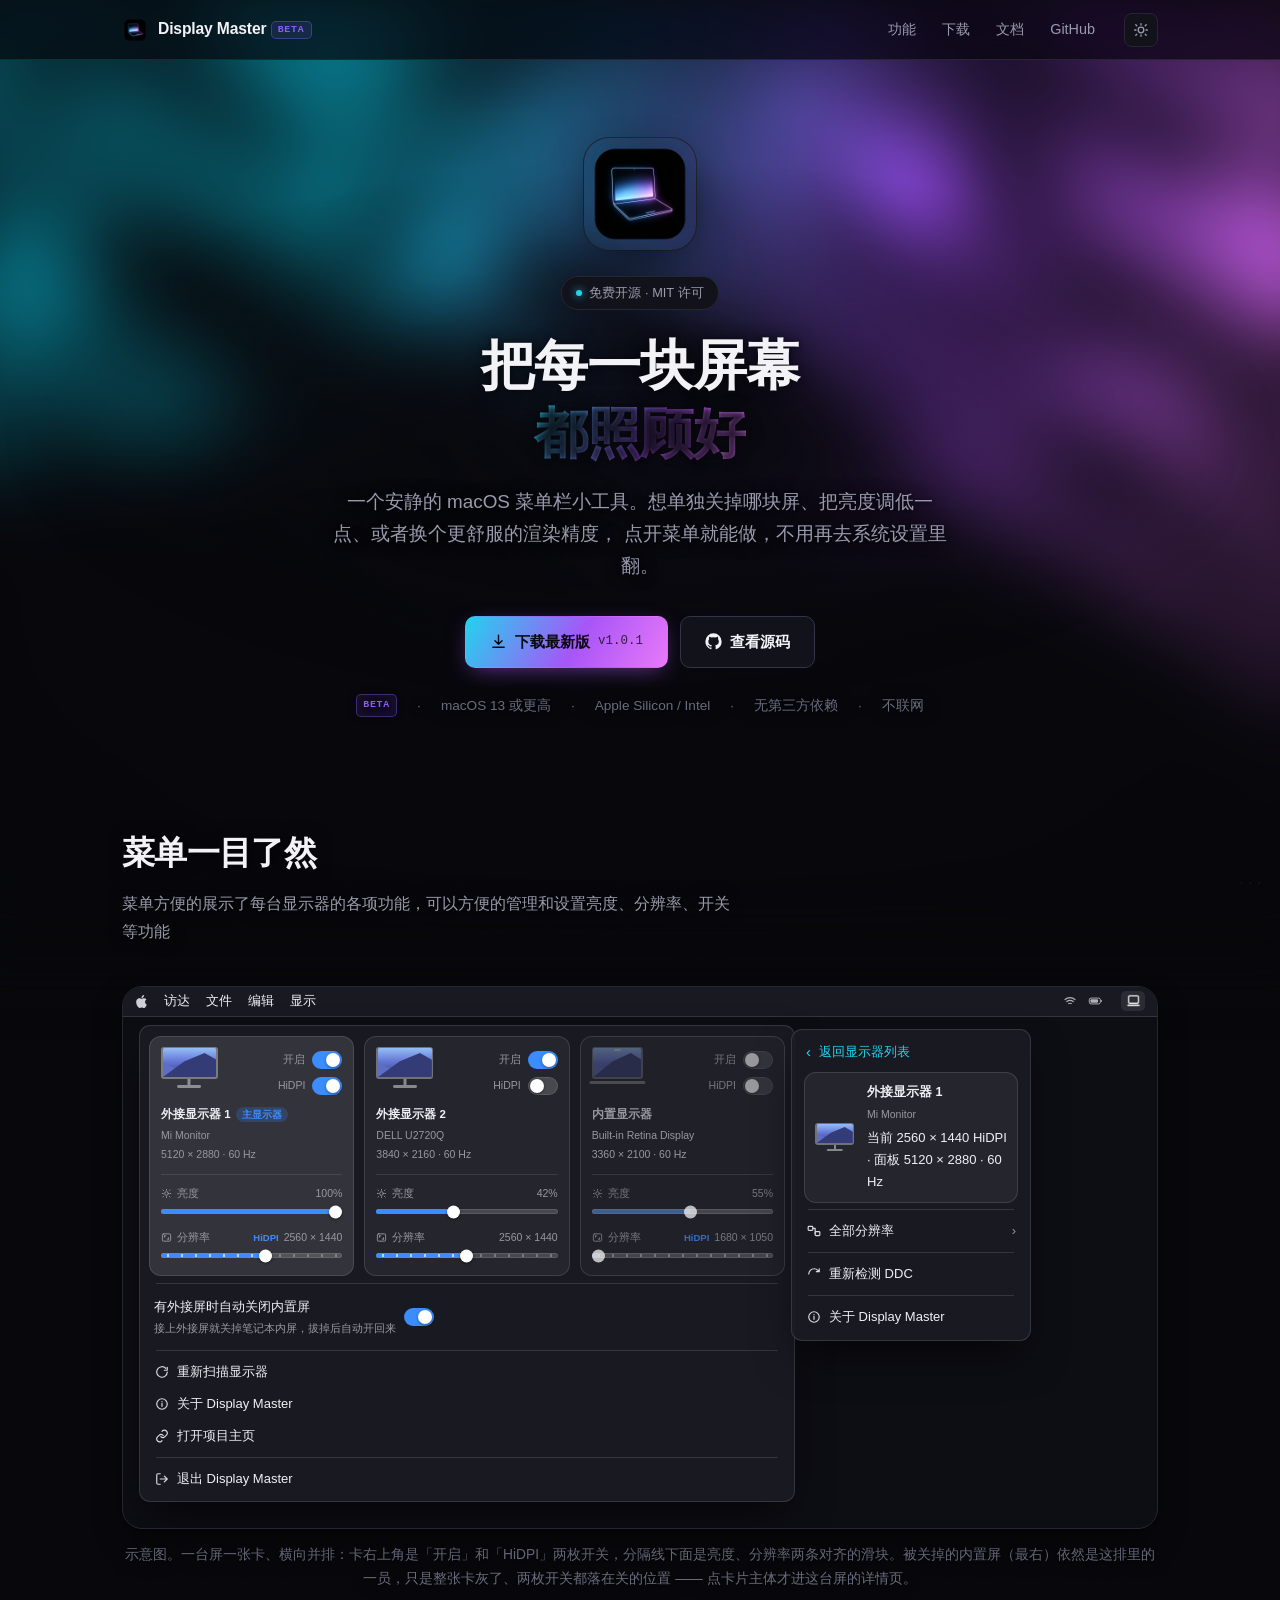
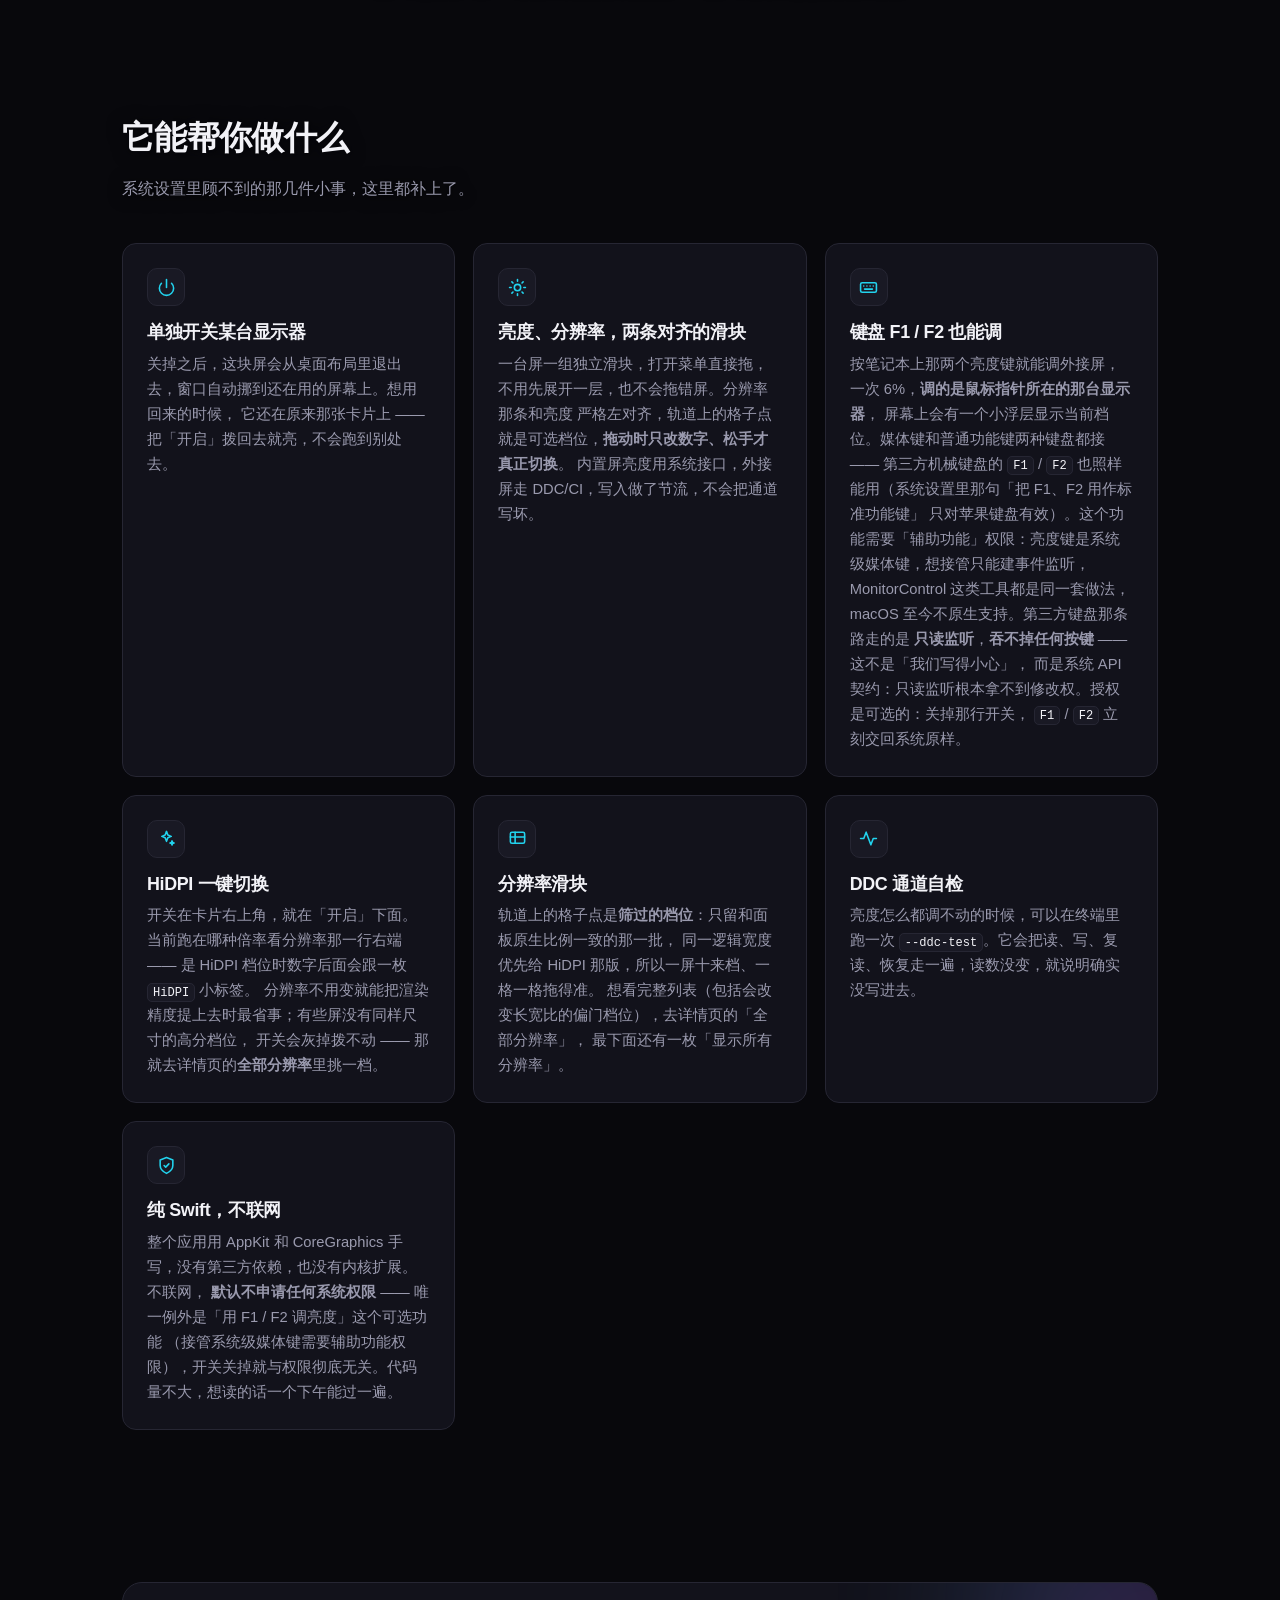
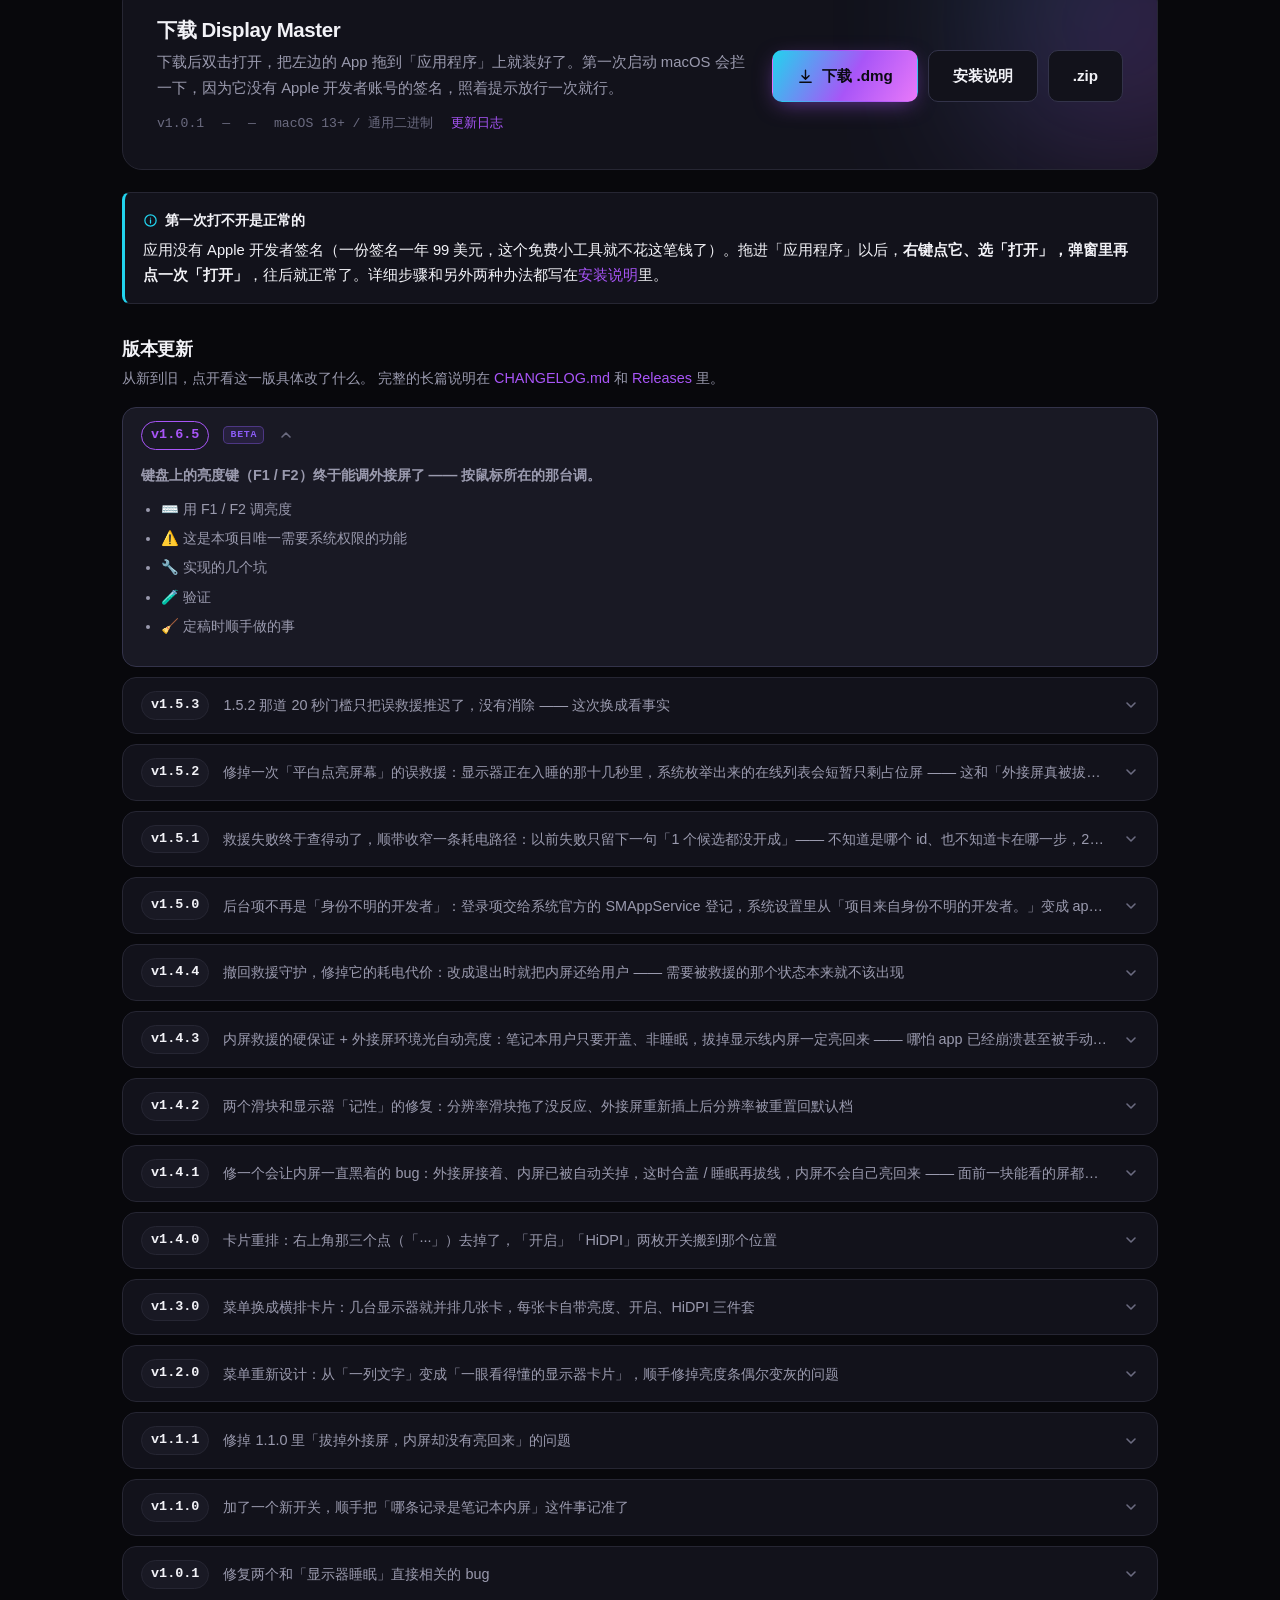
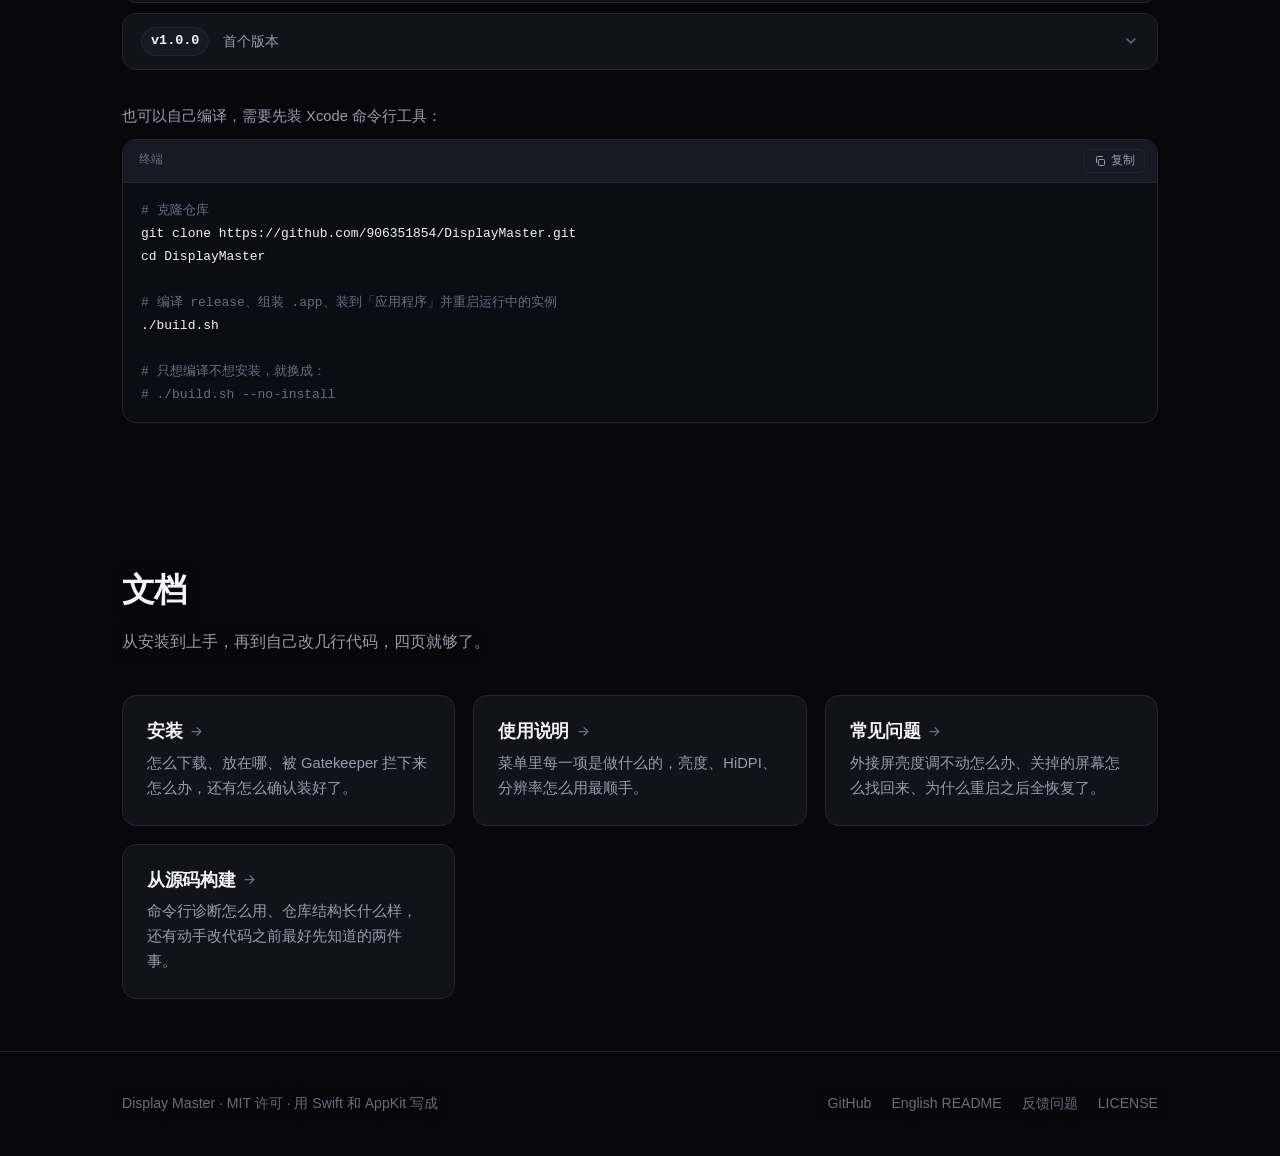
<file: docs/index.html>
<!DOCTYPE html>
<html lang="zh-CN" data-theme="dark">
<head>
<meta charset="utf-8">
<meta name="viewport" content="width=device-width, initial-scale=1">

<title>Display Master — macOS 菜单栏显示器控制工具</title>
<meta name="description" content="一个安静的 macOS 菜单栏小工具：单独开关某台显示器、调节亮度、用键盘 F1 / F2 调外接屏、切换 HiDPI 和分辨率。免费开源，纯 Swift 写的，不联网。">
<meta name="theme-color" content="#08080c">

<!-- 分享到社交平台时的卡片信息 -->
<meta property="og:type" content="website">
<meta property="og:title" content="Display Master — macOS 菜单栏显示器控制工具">
<meta property="og:description" content="单独关掉某块屏、把亮度调低一点、换个更舒服的渲染精度，点开菜单就能做。免费开源。">
<meta property="og:image" content="https://906351854.github.io/DisplayMaster/icon.png">

<link rel="icon" href="icon.png">
<link rel="apple-touch-icon" href="icon.png">
<link rel="stylesheet" href="assets/style.css">

<!-- 在 CSS 生效前就把主题定下来，避免深色用户看到一闪而过的白屏 -->
<script>
  (function () {
    try {
      var t = localStorage.getItem('dm-theme');
      document.documentElement.setAttribute('data-theme', t === 'light' ? 'light' : 'dark');
    } catch (e) {}
  })();
</script>
</head>
<body>

<!-- 动态流光背景：着色器在 assets/flow.js，取不到 WebGL 时自动退回 CSS 兜底 -->
<canvas class="fx" aria-hidden="true"></canvas>

<!-- ======================================================================
     顶部导航
     ====================================================================== -->
<nav class="nav">
  <div class="wrap nav-inner">
    <a class="nav-brand" href="index.html">
      <img src="icon.png" alt="Display Master 图标">
      <span>Display Master
      <sup class="beta-chip">Beta</sup></span>
    </a>

    <div class="nav-links">
      <a href="index.html#features">功能</a>
      <a href="index.html#download">下载</a>
      <a href="install.html">文档</a>
      <a href="https://github.com/906351854/DisplayMaster" target="_blank" rel="noopener">GitHub</a>
    </div>

    <button class="theme-btn" type="button" aria-label="切换主题"></button>
    <button class="nav-toggle" type="button" aria-label="展开菜单">
      <svg viewBox="0 0 24 24" fill="none" stroke="currentColor" stroke-width="2" stroke-linecap="round">
        <path d="M3 6h18M3 12h18M3 18h18"/>
      </svg>
    </button>
  </div>
</nav>

<main>

<!-- ======================================================================
     首屏
     ====================================================================== -->
<section class="hero">
  <div class="wrap">
    <img class="hero-icon" src="icon.png" alt="Display Master 应用图标">

    <div class="badge">
      <span class="dot"></span>
      免费开源 · MIT 许可
    </div>

    <h1>把每一块屏幕<br><span class="grad">都照顾好</span></h1>

    <p class="hero-sub">
      一个安静的 macOS 菜单栏小工具。想单独关掉哪块屏、把亮度调低一点、或者换个更舒服的渲染精度，
      点开菜单就能做，不用再去系统设置里翻。
    </p>

    <div class="hero-actions">
      <a class="btn btn-primary" href="https://github.com/906351854/DisplayMaster/releases/latest" data-rel="download">
        <svg viewBox="0 0 24 24" fill="none" stroke="currentColor" stroke-width="2" stroke-linecap="round" stroke-linejoin="round">
          <path d="M12 3v12M7 11l5 5 5-5M4 20h16"/>
        </svg>
        <span>下载最新版</span>
        <span class="ver" data-rel="version">v1.0.1</span>
      </a>
      <a class="btn btn-ghost" href="https://github.com/906351854/DisplayMaster" target="_blank" rel="noopener">
        <svg viewBox="0 0 24 24" fill="currentColor" aria-hidden="true">
          <path d="M12 .5A11.5 11.5 0 0 0 .5 12a11.5 11.5 0 0 0 7.86 10.92c.58.1.79-.25.79-.56v-2c-3.2.7-3.88-1.37-3.88-1.37-.53-1.34-1.3-1.7-1.3-1.7-1.06-.72.08-.71.08-.71 1.17.08 1.79 1.2 1.79 1.2 1.04 1.79 2.73 1.27 3.4.97.1-.76.4-1.27.74-1.56-2.55-.29-5.24-1.28-5.24-5.7 0-1.26.45-2.29 1.19-3.1-.12-.29-.52-1.46.11-3.05 0 0 .97-.31 3.18 1.18a11 11 0 0 1 5.8 0c2.2-1.49 3.17-1.18 3.17-1.18.63 1.59.24 2.76.12 3.05.74.81 1.18 1.84 1.18 3.1 0 4.43-2.69 5.4-5.25 5.69.41.36.78 1.06.78 2.14v3.17c0 .31.2.67.8.56A11.5 11.5 0 0 0 23.5 12A11.5 11.5 0 0 0 12 .5Z"/>
        </svg>
        <span>查看源码</span>
      </a>
    </div>

    <div class="hero-meta">
      <span class="beta-chip">Beta</span>
      <span>·</span>
      <span>macOS 13 或更高</span>
      <span>·</span>
      <span>Apple Silicon / Intel</span>
      <span>·</span>
      <span>无第三方依赖</span>
      <span>·</span>
      <span>不联网</span>
    </div>
  </div>
</section>

<!-- ======================================================================
     菜单一目了然
     ====================================================================== -->
<section class="tight" id="look">
  <div class="wrap">
    <div class="section-head">
      <h2>菜单一目了然</h2>
      <p>菜单方便的展示了每台显示器的各项功能，可以方便的管理和设置亮度、分辨率、开关等功能</p>
    </div>

    <div class="mock-stage">
      <!-- 顶部菜单栏 -->
      <div class="mock-menubar">
        <svg class="apple" viewBox="0 0 24 24" fill="currentColor" width="13" height="13" aria-hidden="true">
          <path d="M12.152 6.896c-.948 0-2.415-1.078-3.96-1.04-2.04.027-3.91 1.183-4.961 3.014-2.117 3.675-.546 9.103 1.519 12.09 1.013 1.454 2.208 3.09 3.792 3.039 1.52-.065 2.09-.987 3.935-.987 1.831 0 2.35.987 3.96.948 1.637-.026 2.676-1.48 3.676-2.948 1.156-1.688 1.636-3.325 1.662-3.415-.039-.013-3.182-1.221-3.22-4.857-.026-3.04 2.48-4.494 2.597-4.559-1.429-2.09-3.623-2.324-4.39-2.376-2-.156-3.675 1.09-4.61 1.09zM15.53 3.83c.843-1.012 1.4-2.427 1.245-3.83-1.207.052-2.662.805-3.532 1.818-.78.896-1.454 2.338-1.273 3.714 1.338.104 2.715-.688 3.559-1.701"/>
        </svg>
        <span>访达</span>
        <span>文件</span>
        <span>编辑</span>
        <span>显示</span>
        <span class="spacer"></span>
        <span class="trailing">
          <svg viewBox="0 0 24 24" fill="none" stroke="currentColor" stroke-width="2" stroke-linecap="round" width="14" height="14" aria-hidden="true">
            <path d="M3.5 9.5a13 13 0 0 1 17 0M6.5 13a9 9 0 0 1 11 0M9.8 16.4a4.6 4.6 0 0 1 4.4 0"/>
          </svg>
          <svg viewBox="0 0 26 24" fill="none" stroke="currentColor" stroke-width="1.6" width="18" height="14" aria-hidden="true">
            <rect x="1.5" y="7" width="19" height="10" rx="3"/>
            <rect x="3.5" y="9" width="13" height="6" rx="1.5" fill="currentColor" stroke="none"/>
            <path d="M22.5 10.5v3"/>
          </svg>
        </span>
        <span class="mock-statusitem"><img src="assets/menubar.png" alt=""></span>
      </div>

      <!-- 菜单面板 + 详情页 -->
      <div class="mock-desktop">

        <div class="mock-menu">
          <!-- 主面板：一台屏一张卡，分隔线下面就是它自己的两条滑块 -->
          <!-- 一台屏一张卡，横向并排。被关掉的那台也还在这排里 ——
               整张卡变灰、「开启」是关的，不会再被挪到下面单独开一行 -->
          <div class="mock-cards">

            <!-- ① 亮着的外接屏：两枚开关都开着，亮度 100%，分辨率 2560 × 1440 HiDPI -->
            <div class="mock-card hover">
              <div class="mock-top">
                <div class="mock-thumb" style="--ar:1.78">
                  <span class="mock-screen"><span class="mock-wall"></span></span>
                  <i class="mock-neck"></i><i class="mock-foot"></i>
                </div>
                <div class="mock-switches">
                  <div class="mock-ctl"><span>开启</span><span class="mock-switch on"><i></i></span></div>
                  <div class="mock-ctl"><span>HiDPI</span><span class="mock-switch on"><i></i></span></div>
                </div>
              </div>
              <div class="mock-card-title"><span class="t">外接显示器 1</span><span class="mock-chip main">主显示器</span></div>
              <div class="mock-card-model">Mi Monitor</div>
              <div class="mock-card-spec">5120 × 2880 · 60 Hz</div>
              <div class="mock-hr"></div>
              <div class="mock-ctrl">
                <div class="mock-ctrl-label"><span class="ico"><svg viewBox="0 0 24 24" fill="none" stroke="currentColor" stroke-width="2" stroke-linecap="round"><circle cx="12" cy="12" r="4"/><path d="M12 3v2M12 19v2M4.2 4.2l1.4 1.4M18.4 18.4l1.4 1.4M3 12h2M19 12h2M4.2 19.8l1.4-1.4M18.4 5.6l1.4-1.4"/></svg></span>亮度<span class="val">100%</span></div>
                <div class="mock-slider"><span class="mock-track" style="--t:1"><i class="mock-fill"></i><i class="mock-knob"></i></span></div>
              </div>
              <div class="mock-ctrl">
                <div class="mock-ctrl-label"><span class="ico"><svg viewBox="0 0 24 24" fill="none" stroke="currentColor" stroke-width="2" stroke-linecap="round" stroke-linejoin="round"><rect x="3" y="4" width="18" height="16" rx="2.5"/><path d="M7.5 8.5h3M7.5 8.5v3M16.5 15.5h-3M16.5 15.5v-3"/></svg></span>分辨率<span class="val"><em>HiDPI</em>2560 × 1440</span></div>
                <div class="mock-slider"><span class="mock-track dots" style="--t:.58"><i class="mock-fill"></i><i class="mock-ticks"></i><i class="mock-knob"></i></span></div>
              </div>
            </div>

            <!-- ② 另一台外接屏：亮度 42%，HiDPI 关着（这一档就是非 HiDPI） -->
            <div class="mock-card">
              <div class="mock-top">
                <div class="mock-thumb" style="--ar:1.78">
                  <span class="mock-screen"><span class="mock-wall"></span></span>
                  <i class="mock-neck"></i><i class="mock-foot"></i>
                </div>
                <div class="mock-switches">
                  <div class="mock-ctl"><span>开启</span><span class="mock-switch on"><i></i></span></div>
                  <div class="mock-ctl"><span>HiDPI</span><span class="mock-switch"><i></i></span></div>
                </div>
              </div>
              <div class="mock-card-title"><span class="t">外接显示器 2</span></div>
              <div class="mock-card-model">DELL U2720Q</div>
              <div class="mock-card-spec">3840 × 2160 · 60 Hz</div>
              <div class="mock-hr"></div>
              <div class="mock-ctrl">
                <div class="mock-ctrl-label"><span class="ico"><svg viewBox="0 0 24 24" fill="none" stroke="currentColor" stroke-width="2" stroke-linecap="round"><circle cx="12" cy="12" r="4"/><path d="M12 3v2M12 19v2M4.2 4.2l1.4 1.4M18.4 18.4l1.4 1.4M3 12h2M19 12h2M4.2 19.8l1.4-1.4M18.4 5.6l1.4-1.4"/></svg></span>亮度<span class="val">42%</span></div>
                <div class="mock-slider"><span class="mock-track" style="--t:.42"><i class="mock-fill"></i><i class="mock-knob"></i></span></div>
              </div>
              <div class="mock-ctrl">
                <div class="mock-ctrl-label"><span class="ico"><svg viewBox="0 0 24 24" fill="none" stroke="currentColor" stroke-width="2" stroke-linecap="round" stroke-linejoin="round"><rect x="3" y="4" width="18" height="16" rx="2.5"/><path d="M7.5 8.5h3M7.5 8.5v3M16.5 15.5h-3M16.5 15.5v-3"/></svg></span>分辨率<span class="val">2560 × 1440</span></div>
                <div class="mock-slider"><span class="mock-track dots" style="--t:.5"><i class="mock-fill"></i><i class="mock-ticks"></i><i class="mock-knob"></i></span></div>
              </div>
            </div>

            <!-- ③ 关掉的内置屏：还是这张卡，只是整张灰掉、两枚开关都在关的位置 -->
            <div class="mock-card off">
              <div class="mock-top">
                <div class="mock-thumb" style="--ar:1.60">
                  <span class="mock-screen"><span class="mock-wall"></span><i class="mock-notch"></i></span>
                  <i class="mock-base"></i>
                </div>
                <div class="mock-switches">
                  <div class="mock-ctl"><span>开启</span><span class="mock-switch"><i></i></span></div>
                  <div class="mock-ctl"><span>HiDPI</span><span class="mock-switch"><i></i></span></div>
                </div>
              </div>
              <div class="mock-card-title"><span class="t">内置显示器</span></div>
              <div class="mock-card-model">Built-in Retina Display</div>
              <div class="mock-card-spec">3360 × 2100 · 60 Hz</div>
              <div class="mock-hr"></div>
              <div class="mock-ctrl">
                <div class="mock-ctrl-label"><span class="ico"><svg viewBox="0 0 24 24" fill="none" stroke="currentColor" stroke-width="2" stroke-linecap="round"><circle cx="12" cy="12" r="4"/><path d="M12 3v2M12 19v2M4.2 4.2l1.4 1.4M18.4 18.4l1.4 1.4M3 12h2M19 12h2M4.2 19.8l1.4-1.4M18.4 5.6l1.4-1.4"/></svg></span>亮度<span class="val">55%</span></div>
                <div class="mock-slider"><span class="mock-track" style="--t:.55"><i class="mock-fill"></i><i class="mock-knob"></i></span></div>
              </div>
              <div class="mock-ctrl">
                <div class="mock-ctrl-label"><span class="ico"><svg viewBox="0 0 24 24" fill="none" stroke="currentColor" stroke-width="2" stroke-linecap="round" stroke-linejoin="round"><rect x="3" y="4" width="18" height="16" rx="2.5"/><path d="M7.5 8.5h3M7.5 8.5v3M16.5 15.5h-3M16.5 15.5v-3"/></svg></span>分辨率<span class="val"><em>HiDPI</em>1680 × 1050</span></div>
                <div class="mock-slider"><span class="mock-track dots" style="--t:0"><i class="mock-fill"></i><i class="mock-ticks"></i><i class="mock-knob"></i></span></div>
              </div>
            </div>
          </div>

          <div class="mock-sep"></div>

          <!-- 全局开关 -->
          <div class="mock-row mock-toggle">
            <span class="mock-toggle-text">
              <span class="lbl">有外接屏时自动关闭内置屏</span>
              <span class="sub">接上外接屏就关掉笔记本内屏，拔掉后自动开回来</span>
            </span>
            <span class="mock-switch on"><i></i></span>
          </div>

          <div class="mock-sep"></div>

          <div class="mock-row">
            <span class="ico">
              <svg viewBox="0 0 24 24" fill="none" stroke="currentColor" stroke-width="2" stroke-linecap="round" stroke-linejoin="round">
                <path d="M21 12a9 9 0 1 1-2.6-6.4M21 4v5h-5"/>
              </svg>
            </span>
            <span class="lbl">重新扫描显示器</span>
          </div>

          <div class="mock-row">
            <span class="ico">
              <svg viewBox="0 0 24 24" fill="none" stroke="currentColor" stroke-width="2" stroke-linecap="round" stroke-linejoin="round">
                <circle cx="12" cy="12" r="9"/><path d="M12 11v5M12 8h.01"/>
              </svg>
            </span>
            <span class="lbl">关于 Display Master</span>
          </div>

          <div class="mock-row">
            <span class="ico">
              <svg viewBox="0 0 24 24" fill="none" stroke="currentColor" stroke-width="2" stroke-linecap="round" stroke-linejoin="round">
                <path d="M10 13a5 5 0 0 0 7 0l3-3a5 5 0 0 0-7-7l-1 1M14 11a5 5 0 0 0-7 0l-3 3a5 5 0 0 0 7 7l1-1"/>
              </svg>
            </span>
            <span class="lbl">打开项目主页</span>
          </div>

          <div class="mock-sep"></div>

          <div class="mock-row">
            <span class="ico">
              <svg viewBox="0 0 24 24" fill="none" stroke="currentColor" stroke-width="2" stroke-linecap="round" stroke-linejoin="round">
                <path d="M9 21H5a2 2 0 0 1-2-2V5a2 2 0 0 1 2-2h4M16 17l5-5-5-5M21 12H9"/>
              </svg>
            </span>
            <span class="lbl">退出 Display Master</span>
          </div>
        </div>

        <!-- 点卡片主体（缩略图 / 名称那一块）才进来：这里只放卡片上放不下的东西
             —— 亮度、分辨率、开启、HiDPI 都已经在卡片上了，这一页不重复放 -->
        <div class="mock-submenu">
          <div class="mock-row mock-back">
            <span class="back-arrow">‹</span>
            <span class="lbl">返回显示器列表</span>
          </div>

          <div class="mock-head">
            <span class="mock-head-thumb" style="--ar:1.78">
              <span class="mock-screen"><span class="mock-wall"></span></span>
              <i class="mock-neck"></i><i class="mock-foot"></i>
            </span>
            <span class="mock-head-text">
              <span class="head-name">外接显示器 1</span>
              <span class="head-meta">Mi Monitor</span>
              <span class="head-sub">当前 2560 × 1440 HiDPI  ·  面板 5120 × 2880 · 60 Hz</span>
            </span>
          </div>

          <div class="mock-sep"></div>

          <div class="mock-row">
            <span class="ico">
              <svg viewBox="0 0 24 24" fill="none" stroke="currentColor" stroke-width="2" stroke-linecap="round" stroke-linejoin="round">
                <rect x="2" y="4" width="8" height="7" rx="1.5"/><rect x="14" y="13" width="8" height="7" rx="1.5"/><path d="M10 7.5h4v9"/>
              </svg>
            </span>
            <span class="lbl">全部分辨率</span>
            <span class="arrow">›</span>
          </div>

          <div class="mock-sep"></div>

          <div class="mock-row">
            <span class="ico">
              <svg viewBox="0 0 24 24" fill="none" stroke="currentColor" stroke-width="2" stroke-linecap="round" stroke-linejoin="round">
                <path d="M3 12a9 9 0 0 1 9-9 9 9 0 0 1 6.7 2.7L21 8M21 3v5h-5"/>
              </svg>
            </span>
            <span class="lbl">重新检测 DDC</span>
          </div>

          <div class="mock-sep"></div>

          <div class="mock-row">
            <span class="ico">
              <svg viewBox="0 0 24 24" fill="none" stroke="currentColor" stroke-width="2" stroke-linecap="round" stroke-linejoin="round">
                <circle cx="12" cy="12" r="9"/><path d="M12 11v5M12 8h.01"/>
              </svg>
            </span>
            <span class="lbl">关于 Display Master</span>
          </div>
        </div>

      </div>
    </div>

    <p class="mock-caption">示意图。一台屏一张卡、横向并排：卡右上角是「开启」和「HiDPI」两枚开关，分隔线下面是亮度、分辨率两条对齐的滑块。被关掉的内置屏（最右）依然是这排里的一员，只是整张卡灰了、两枚开关都落在关的位置 —— 点卡片主体才进这台屏的详情页。</p>
  </div>
</section>

<!-- ======================================================================
     功能
     ====================================================================== -->
<section id="features">
  <div class="wrap">
    <div class="section-head">
      <h2>它能帮你做什么</h2>
      <p>系统设置里顾不到的那几件小事，这里都补上了。</p>
    </div>

    <div class="grid grid-3">

      <div class="card">
        <div class="card-icon">
          <svg viewBox="0 0 24 24" fill="none" stroke="currentColor" stroke-width="2" stroke-linecap="round" stroke-linejoin="round">
            <path d="M18.4 6.6a9 9 0 1 1-12.8 0M12 2v10"/>
          </svg>
        </div>
        <h3>单独开关某台显示器</h3>
        <p>关掉之后，这块屏会从桌面布局里退出去，窗口自动挪到还在用的屏幕上。想用回来的时候，
        它还在原来那张卡片上 —— 把「开启」拨回去就亮，不会跑到别处去。</p>
      </div>

      <div class="card">
        <div class="card-icon">
          <svg viewBox="0 0 24 24" fill="none" stroke="currentColor" stroke-width="2" stroke-linecap="round">
            <circle cx="12" cy="12" r="4"/>
            <path d="M12 2v2M12 20v2M4.9 4.9l1.4 1.4M17.7 17.7l1.4 1.4M2 12h2M20 12h2M4.9 19.1l1.4-1.4M17.7 6.3l1.4-1.4"/>
          </svg>
        </div>
        <h3>亮度、分辨率，两条对齐的滑块</h3>
        <p>一台屏一组独立滑块，打开菜单直接拖，不用先展开一层，也不会拖错屏。分辨率那条和亮度
        严格左对齐，轨道上的格子点就是可选档位，<strong>拖动时只改数字、松手才真正切换</strong>。
        内置屏亮度用系统接口，外接屏走 DDC/CI，写入做了节流，不会把通道写坏。</p>
      </div>

      <div class="card">
        <div class="card-icon">
          <svg viewBox="0 0 24 24" fill="none" stroke="currentColor" stroke-width="2" stroke-linecap="round" stroke-linejoin="round">
            <rect x="2" y="6" width="20" height="12" rx="2"/>
            <path d="M6 10h.01M10 10h.01M14 10h.01M18 10h.01M7 14h10"/>
          </svg>
        </div>
        <h3>键盘 F1 / F2 也能调</h3>
        <p>按笔记本上那两个亮度键就能调外接屏，一次 6%，<strong>调的是鼠标指针所在的那台显示器</strong>，
        屏幕上会有一个小浮层显示当前档位。媒体键和普通功能键两种键盘都接 —— 第三方机械键盘的
        <code>F1</code> / <code>F2</code> 也照样能用（系统设置里那句「把 F1、F2 用作标准功能键」
        只对苹果键盘有效）。这个功能需要「辅助功能」权限：亮度键是系统级媒体键，想接管只能建事件监听，
        MonitorControl 这类工具都是同一套做法，macOS 至今不原生支持。第三方键盘那条路走的是
        <strong>只读监听</strong>，<strong>吞不掉任何按键</strong> —— 这不是「我们写得小心」，
        而是系统 API 契约：只读监听根本拿不到修改权。授权是可选的：关掉那行开关，
        <code>F1</code> / <code>F2</code> 立刻交回系统原样。</p>
      </div>

      <div class="card">
        <div class="card-icon">
          <svg viewBox="0 0 24 24" fill="none" stroke="currentColor" stroke-width="2" stroke-linecap="round" stroke-linejoin="round">
            <path d="M12 3l1.7 4.6L18 9.3l-4.3 1.7L12 15.6l-1.7-4.6L6 9.3l4.3-1.7z"/>
            <path d="M19 15l.7 1.9 1.9.7-1.9.7-.7 1.9-.7-1.9-1.9-.7 1.9-.7z"/>
          </svg>
        </div>
        <h3>HiDPI 一键切换</h3>
        <p>开关在卡片右上角，就在「开启」下面。当前跑在哪种倍率看分辨率那一行右端 ——
        是 HiDPI 档位时数字后面会跟一枚 <code>HiDPI</code> 小标签。
        分辨率不用变就能把渲染精度提上去时最省事；有些屏没有同样尺寸的高分档位，
        开关会灰掉拨不动 —— 那就去详情页的<strong>全部分辨率</strong>里挑一档。</p>
      </div>

      <div class="card">
        <div class="card-icon">
          <svg viewBox="0 0 24 24" fill="none" stroke="currentColor" stroke-width="2" stroke-linecap="round" stroke-linejoin="round">
            <rect x="3" y="4" width="18" height="14" rx="2"/><path d="M3 10h18M9 4v14"/>
          </svg>
        </div>
        <h3>分辨率滑块</h3>
        <p>轨道上的格子点是<strong>筛过的档位</strong>：只留和面板原生比例一致的那一批，
        同一逻辑宽度优先给 HiDPI 那版，所以一屏十来档、一格一格拖得准。
        想看完整列表（包括会改变长宽比的偏门档位），去详情页的「全部分辨率」，
        最下面还有一枚「显示所有分辨率」。</p>
      </div>

      <div class="card">
        <div class="card-icon">
          <svg viewBox="0 0 24 24" fill="none" stroke="currentColor" stroke-width="2" stroke-linecap="round" stroke-linejoin="round">
            <path d="M22 12h-4l-3 8L9 4l-3 8H2"/>
          </svg>
        </div>
        <h3>DDC 通道自检</h3>
        <p>亮度怎么都调不动的时候，可以在终端里跑一次 <code>--ddc-test</code>。它会把读、写、复读、恢复走一遍，读数没变，就说明确实没写进去。</p>
      </div>

      <div class="card">
        <div class="card-icon">
          <svg viewBox="0 0 24 24" fill="none" stroke="currentColor" stroke-width="2" stroke-linecap="round" stroke-linejoin="round">
            <path d="M12 22s8-4 8-10V5l-8-3-8 3v7c0 6 8 10 8 10z"/><path d="M9 12l2 2 4-4"/>
          </svg>
        </div>
        <h3>纯 Swift，不联网</h3>
        <p>整个应用用 AppKit 和 CoreGraphics 手写，没有第三方依赖，也没有内核扩展。不联网，
        <strong>默认不申请任何系统权限</strong> —— 唯一例外是「用 F1 / F2 调亮度」这个可选功能
        （接管系统级媒体键需要辅助功能权限），开关关掉就与权限彻底无关。代码量不大，想读的话一个下午能过一遍。</p>
      </div>

    </div>
  </div>
</section>

<!-- ======================================================================
     下载
     ====================================================================== -->
<section id="download">
  <div class="wrap">
    <div class="download-box">
      <div>
        <h3>下载 Display Master</h3>
        <p>下载后双击打开，把左边的 App 拖到「应用程序」上就装好了。第一次启动 macOS 会拦一下，因为它没有 Apple 开发者账号的签名，照着提示放行一次就行。</p>
        <div class="rel-meta">
          <span data-rel="version">v1.0.1</span>
          <span data-rel="date">—</span>
          <span data-rel="size">—</span>
          <span>macOS 13+ / 通用二进制</span>
          <span><a href="#changelog">更新日志</a></span>
        </div>
      </div>
      <div class="actions">
        <a class="btn btn-primary" href="https://github.com/906351854/DisplayMaster/releases/latest" data-rel="download">
          <svg viewBox="0 0 24 24" fill="none" stroke="currentColor" stroke-width="2" stroke-linecap="round" stroke-linejoin="round">
            <path d="M12 3v12M7 11l5 5 5-5M4 20h16"/>
          </svg>
          <span>下载 .dmg</span>
        </a>
        <a class="btn btn-ghost" href="install.html">安装说明</a>
        <a class="btn btn-ghost" href="https://github.com/906351854/DisplayMaster/releases/latest"
           data-rel="download-zip" title="不想挂载磁盘映像的话用 zip 包">
          <span>.zip</span>
        </a>
      </div>
    </div>

    <div class="note" style="margin-top:22px">
      <div class="note-title">
        <svg viewBox="0 0 24 24" fill="none" stroke="currentColor" stroke-width="2" stroke-linecap="round" stroke-linejoin="round">
          <circle cx="12" cy="12" r="9"/><path d="M12 11v5M12 8h.01"/>
        </svg>
        第一次打不开是正常的
      </div>
      <p>应用没有 Apple 开发者签名（一份签名一年 99 美元，这个免费小工具就不花这笔钱了）。拖进「应用程序」以后，<strong>右键点它、选「打开」，弹窗里再点一次「打开」</strong>，往后就正常了。详细步骤和另外两种办法都写在<a href="install.html">安装说明</a>里。</p>
    </div>

    <!-- ==================================================================
         版本更新
         ⚠️ 标记之间由 Tools/gen-changelog.py 从 CHANGELOG.md 生成，别手改。
            改完 CHANGELOG.md 跑一次：python3 Tools/gen-changelog.py
            日期不写在这里 —— 由 assets/app.js 从 GitHub 实时取。
         ================================================================== -->
    <div class="changelog" id="changelog">
      <div class="changelog-head">
        <h3>版本更新</h3>
        <p>从新到旧，点开看这一版具体改了什么。
          完整的长篇说明在 <a href="https://github.com/906351854/DisplayMaster/blob/main/CHANGELOG.md"
          target="_blank" rel="noopener">CHANGELOG.md</a> 和
          <a href="https://github.com/906351854/DisplayMaster/releases" target="_blank" rel="noopener">Releases</a> 里。</p>
      </div>
<!-- gen:changelog BEGIN -->
    <details class="cl-item" data-ver="1.6.5" open>
      <summary>
        <span class="cl-tag">v1.6.5</span>
        <sup class="beta-chip">Beta</sup>
        <span class="cl-date" data-ver-date hidden></span>
        <span class="cl-gist">键盘上的亮度键（F1 / F2）终于能调外接屏了 —— 按鼠标所在的那台调</span>
        <span class="cl-norel" data-ver-norel hidden>未单独发布安装包</span>
        <svg class="cl-chev" viewBox="0 0 24 24" fill="none" stroke="currentColor" stroke-width="2.4" stroke-linecap="round" stroke-linejoin="round" aria-hidden="true"><path d="M6 9l6 6 6-6"/></svg>
      </summary>
      <div class="cl-body">
        <p class="cl-lead"><strong>键盘上的亮度键（F1 / F2）终于能调外接屏了 —— 按鼠标所在的那台调。</strong></p>
        <ul class="cl-list">
          <li>⌨️ 用 F1 / F2 调亮度</li>
          <li>⚠️ 这是本项目唯一需要系统权限的功能</li>
          <li>🔧 实现的几个坑</li>
          <li>🧪 验证</li>
          <li>🧹 定稿时顺手做的事</li>
        </ul>
        <div class="cl-foot">
          <a class="cl-rel" data-ver-rel hidden href="https://github.com/906351854/DisplayMaster/releases/tag/v1.6.5">下载此版本</a>
        </div>
      </div>
    </details>

    <details class="cl-item" data-ver="1.5.3">
      <summary>
        <span class="cl-tag">v1.5.3</span>
        <span class="cl-date" data-ver-date hidden></span>
        <span class="cl-gist">1.5.2 那道 20 秒门槛只把误救援推迟了，没有消除 —— 这次换成看事实</span>
        <svg class="cl-chev" viewBox="0 0 24 24" fill="none" stroke="currentColor" stroke-width="2.4" stroke-linecap="round" stroke-linejoin="round" aria-hidden="true"><path d="M6 9l6 6 6-6"/></svg>
      </summary>
      <div class="cl-body">
        <p class="cl-lead"><strong>1.5.2 那道 20 秒门槛只把误救援推迟了，没有消除 —— 这次换成看事实。</strong></p>
        <ul class="cl-list">
          <li>🔍 换判据：看屏幕亮没亮，而不是猜时间</li>
          <li>🙈 顺带排除的三个「看起来能用」的信号</li>
          <li>🧪 自检与用例</li>
        </ul>
        <div class="cl-foot">
          <span class="cl-nodl">此版本不提供下载，请用最新版</span>
        </div>
      </div>
    </details>

    <details class="cl-item" data-ver="1.5.2">
      <summary>
        <span class="cl-tag">v1.5.2</span>
        <span class="cl-date" data-ver-date hidden></span>
        <span class="cl-gist">修掉一次「平白点亮屏幕」的误救援：显示器正在入睡的那十几秒里，系统枚举出来的在线列表会短暂只剩占位屏 —— 这和「外接屏真被拔了」长得一模一样，于是黑屏救援被误触发：把内屏开回来、顺手把屏幕点亮，十几秒后又关回去。</span>
        <svg class="cl-chev" viewBox="0 0 24 24" fill="none" stroke="currentColor" stroke-width="2.4" stroke-linecap="round" stroke-linejoin="round" aria-hidden="true"><path d="M6 9l6 6 6-6"/></svg>
      </summary>
      <div class="cl-body">
        <p class="cl-lead"><strong>修掉一次「平白点亮屏幕」的误救援</strong>：显示器<strong>正在入睡</strong>的那十几秒里，系统枚举出来的在线列表会短暂只剩占位屏 —— 这和「外接屏真被拔了」长得一模一样，于是黑屏救援被误触发：把内屏开回来、顺手把屏幕点亮，十几秒后又关回去。</p>
        <ul class="cl-list">
          <li>😴 入睡的过渡态不再被当成黑屏</li>
          <li>🧹 一并收拾</li>
        </ul>
        <div class="cl-foot">
          <span class="cl-nodl">此版本不提供下载，请用最新版</span>
        </div>
      </div>
    </details>

    <details class="cl-item" data-ver="1.5.1">
      <summary>
        <span class="cl-tag">v1.5.1</span>
        <span class="cl-date" data-ver-date hidden></span>
        <span class="cl-gist">救援失败终于查得动了，顺带收窄一条耗电路径：以前失败只留下一句「1 个候选都没开成」—— 不知道是哪个 id、也不知道卡在哪一步，2026-09-18 那次持续十五小时的失败因此始终无法定论。这一版把失败现场记全，并把「同一个动作一直救不回来还反复重试」这条路径大幅收窄。</span>
        <svg class="cl-chev" viewBox="0 0 24 24" fill="none" stroke="currentColor" stroke-width="2.4" stroke-linecap="round" stroke-linejoin="round" aria-hidden="true"><path d="M6 9l6 6 6-6"/></svg>
      </summary>
      <div class="cl-body">
        <p class="cl-lead"><strong>救援失败终于查得动了，顺带收窄一条耗电路径</strong>：以前失败只留下一句「1 个候选都没开成」—— 不知道是哪个 id、也不知道卡在哪一步，2026-09-18 那次持续十五小时的失败因此始终无法定论。这一版把失败现场记全，并把「同一个动作一直救不回来还反复重试」这条路径大幅收窄。</p>
        <ul class="cl-list">
          <li>🔍 失败现场：从一句话变成一条证据链</li>
          <li>🔋 救不回来时不再反复空转</li>
          <li>⏰ 屏幕睡着时不再「干等」</li>
          <li>🧹 交接期间不再有两个实例同时巡检</li>
          <li>🐛 修掉一个会让菜单栏图标消失的判据错误</li>
        </ul>
        <div class="cl-foot">
          <span class="cl-nodl">此版本不提供下载，请用最新版</span>
        </div>
      </div>
    </details>

    <details class="cl-item" data-ver="1.5.0">
      <summary>
        <span class="cl-tag">v1.5.0</span>
        <span class="cl-date" data-ver-date hidden></span>
        <span class="cl-gist">后台项不再是「身份不明的开发者」：登录项交给系统官方的 SMAppService 登记，系统设置里从「项目来自身份不明的开发者。」变成 app 自己的图标 +「1 个项目」。代价是需要 macOS 13（Ventura）或更高。</span>
        <svg class="cl-chev" viewBox="0 0 24 24" fill="none" stroke="currentColor" stroke-width="2.4" stroke-linecap="round" stroke-linejoin="round" aria-hidden="true"><path d="M6 9l6 6 6-6"/></svg>
      </summary>
      <div class="cl-body">
        <p class="cl-lead"><strong>后台项不再是「身份不明的开发者」</strong>：登录项交给系统官方的 <code>SMAppService</code> 登记，系统设置里从「项目来自身份不明的开发者。」变成 app 自己的图标 +「1 个项目」。代价是需要 macOS 13（Ventura）或更高。</p>
        <ul class="cl-list">
          <li>✨ 后台项归属到 app 名下</li>
          <li>⬆️ 系统要求提到 macOS 13（Ventura）</li>
        </ul>
        <div class="cl-foot">
          <span class="cl-nodl">此版本不提供下载，请用最新版</span>
        </div>
      </div>
    </details>

    <details class="cl-item" data-ver="1.4.4">
      <summary>
        <span class="cl-tag">v1.4.4</span>
        <span class="cl-date" data-ver-date hidden></span>
        <span class="cl-gist">撤回救援守护，修掉它的耗电代价：改成退出时就把内屏还给用户 —— 需要被救援的那个状态本来就不该出现</span>
        <svg class="cl-chev" viewBox="0 0 24 24" fill="none" stroke="currentColor" stroke-width="2.4" stroke-linecap="round" stroke-linejoin="round" aria-hidden="true"><path d="M6 9l6 6 6-6"/></svg>
      </summary>
      <div class="cl-body">
        <p class="cl-lead"><strong>撤回救援守护，修掉它的耗电代价</strong>：改成退出时就把内屏还给用户 —— 需要被救援的那个状态本来就不该出现。1.4.3 为保证「拔线必亮」引入的常驻守护，事后看两处代价都不该付：后台空转的耗电，和用户目录里凭空多出一个可执行文件的观感。这一版把它整个删掉：保证一个字没变，机器更干净。</p>
        <ul class="cl-list">
          <li>🐛 挂着不动也在耗电：救援循环空转</li>
          <li>♻️ 删掉救援守护：退出时就把内屏还给你</li>
        </ul>
        <div class="cl-foot">
          <span class="cl-nodl">此版本不提供下载，请用最新版</span>
        </div>
      </div>
    </details>

    <details class="cl-item" data-ver="1.4.3">
      <summary>
        <span class="cl-tag">v1.4.3</span>
        <span class="cl-date" data-ver-date hidden></span>
        <span class="cl-gist">内屏救援的硬保证 + 外接屏环境光自动亮度：笔记本用户只要开盖、非睡眠，拔掉显示线内屏一定亮回来 —— 哪怕 app 已经崩溃甚至被手动退出；外接屏还能跟着笔记本的环境光传感器自动调亮度。</span>
        <svg class="cl-chev" viewBox="0 0 24 24" fill="none" stroke="currentColor" stroke-width="2.4" stroke-linecap="round" stroke-linejoin="round" aria-hidden="true"><path d="M6 9l6 6 6-6"/></svg>
      </summary>
      <div class="cl-body">
        <p class="cl-lead"><strong>内屏救援的硬保证 + 外接屏环境光自动亮度</strong>：笔记本用户只要开盖、非睡眠，拔掉显示线内屏一定亮回来 —— 哪怕 app 已经崩溃甚至被手动退出；外接屏还能跟着笔记本的环境光传感器自动调亮度。</p>
        <ul class="cl-list">
          <li>🛟 双层保活：app 崩了，救援还在</li>
          <li>🐛 退出 app 后双击打不开、菜单栏没有图标</li>
          <li>🐛 守护活着，救援却静默失效</li>
          <li>✨ 外接屏跟随环境光自动调节亮度</li>
          <li>✨ 两个自动功能互斥，滑块跟手</li>
        </ul>
        <div class="cl-foot">
          <span class="cl-nodl">此版本不提供下载，请用最新版</span>
        </div>
      </div>
    </details>

    <details class="cl-item" data-ver="1.4.2">
      <summary>
        <span class="cl-tag">v1.4.2</span>
        <span class="cl-date" data-ver-date hidden></span>
        <span class="cl-gist">两个滑块和显示器「记性」的修复：分辨率滑块拖了没反应、外接屏重新插上后分辨率被重置回默认档</span>
        <svg class="cl-chev" viewBox="0 0 24 24" fill="none" stroke="currentColor" stroke-width="2.4" stroke-linecap="round" stroke-linejoin="round" aria-hidden="true"><path d="M6 9l6 6 6-6"/></svg>
      </summary>
      <div class="cl-body">
        <p class="cl-lead"><strong>两个滑块和显示器「记性」的修复</strong>：分辨率滑块拖了没反应、外接屏重新插上后分辨率被重置回默认档。</p>
        <ul class="cl-list">
          <li>🐛 分辨率滑块能拖、松手却什么都不发生</li>
          <li>✨ 记住每台显示器的分辨率，重新插上自动恢复</li>
          <li>✨ 系统要求从 macOS 14 降到 12：Intel 老机型也能用了</li>
          <li>🔍 诊断</li>
        </ul>
        <div class="cl-foot">
          <span class="cl-nodl">此版本不提供下载，请用最新版</span>
        </div>
      </div>
    </details>

    <details class="cl-item" data-ver="1.4.1">
      <summary>
        <span class="cl-tag">v1.4.1</span>
        <span class="cl-date" data-ver-date hidden></span>
        <span class="cl-gist">修一个会让内屏一直黑着的 bug：外接屏接着、内屏已被自动关掉，这时合盖 / 睡眠再拔线，内屏不会自己亮回来 —— 面前一块能看的屏都没有，而且怎么等都等不回来。</span>
        <svg class="cl-chev" viewBox="0 0 24 24" fill="none" stroke="currentColor" stroke-width="2.4" stroke-linecap="round" stroke-linejoin="round" aria-hidden="true"><path d="M6 9l6 6 6-6"/></svg>
      </summary>
      <div class="cl-body">
        <p class="cl-lead"><strong>修一个会让内屏一直黑着的 bug</strong>：外接屏接着、内屏已被自动关掉，这时合盖 / 睡眠再拔线，内屏不会自己亮回来 —— 面前一块能看的屏都没有，而且怎么等都等不回来。</p>
        <ul class="cl-list">
          <li>🐛 拔线后内屏不亮：一块「随航残影」被当成了外接屏</li>
          <li>🐛 救援不再看开关：还有第二条黑屏路径</li>
          <li>🐛 内屏的 displayID 从「一个」改成「一串候选」</li>
          <li>✨ 兜底巡检从 60 秒收到 10 秒</li>
          <li>🐛 合盖不是故障，别去惊动它</li>
          <li>✨ 现场还原与诊断</li>
          <li>ℹ️ 一条已知边界</li>
        </ul>
        <div class="cl-foot">
          <span class="cl-nodl">此版本不提供下载，请用最新版</span>
        </div>
      </div>
    </details>

    <details class="cl-item" data-ver="1.4.0">
      <summary>
        <span class="cl-tag">v1.4.0</span>
        <span class="cl-date" data-ver-date hidden></span>
        <span class="cl-gist">卡片重排：右上角那三个点（「···」）去掉了，「开启」「HiDPI」两枚开关搬到那个位置</span>
        <svg class="cl-chev" viewBox="0 0 24 24" fill="none" stroke="currentColor" stroke-width="2.4" stroke-linecap="round" stroke-linejoin="round" aria-hidden="true"><path d="M6 9l6 6 6-6"/></svg>
      </summary>
      <div class="cl-body">
        <p class="cl-lead">卡片重排：右上角那三个点（「···」）去掉了，「开启」「HiDPI」两枚开关搬到那个位置； <strong>分辨率做成一条滑块，和亮度条严格对齐</strong>；顺手修掉亮度滑块「左右都滑不到底」。</p>
        <ul class="cl-list">
          <li>✨ 「···」去掉，开关搬到那个位置</li>
          <li>✨ 分辨率做成滑块，和亮度条对齐</li>
          <li>🐛 亮度滑块左右都滑不到底</li>
          <li>✨ 顺带</li>
        </ul>
        <div class="cl-foot">
          <span class="cl-nodl">此版本不提供下载，请用最新版</span>
        </div>
      </div>
    </details>

    <details class="cl-item" data-ver="1.3.0">
      <summary>
        <span class="cl-tag">v1.3.0</span>
        <span class="cl-date" data-ver-date hidden></span>
        <span class="cl-gist">菜单换成横排卡片：几台显示器就并排几张卡，每张卡自带亮度、开启、HiDPI 三件套</span>
        <svg class="cl-chev" viewBox="0 0 24 24" fill="none" stroke="currentColor" stroke-width="2.4" stroke-linecap="round" stroke-linejoin="round" aria-hidden="true"><path d="M6 9l6 6 6-6"/></svg>
      </summary>
      <div class="cl-body">
        <p class="cl-lead">菜单换成<strong>横排卡片</strong>：几台显示器就并排几张卡，每张卡自带亮度、开启、HiDPI 三件套。 <strong>被关掉的显示器不再从那一排里消失</strong> —— 它照旧占一张卡，只是「开启」是关的，点一下就开回来。</p>
        <ul class="cl-list">
          <li>✨ 卡片改成横排，关掉的屏也留在那一排里</li>
          <li>✨ 关掉的屏也有完整信息</li>
          <li>🐛 关掉显示器之后如果进程立刻退出，记录会丢</li>
          <li>🐛 菜单收尾那一帧里改显示配置会「成功但被还原」</li>
          <li>✨ 顺带</li>
        </ul>
        <div class="cl-foot">
          <span class="cl-nodl">此版本不提供下载，请用最新版</span>
        </div>
      </div>
    </details>

    <details class="cl-item" data-ver="1.2.0">
      <summary>
        <span class="cl-tag">v1.2.0</span>
        <span class="cl-date" data-ver-date hidden></span>
        <span class="cl-gist">菜单重新设计：从「一列文字」变成「一眼看得懂的显示器卡片」，顺手修掉亮度条偶尔变灰的问题</span>
        <svg class="cl-chev" viewBox="0 0 24 24" fill="none" stroke="currentColor" stroke-width="2.4" stroke-linecap="round" stroke-linejoin="round" aria-hidden="true"><path d="M6 9l6 6 6-6"/></svg>
      </summary>
      <div class="cl-body">
        <p class="cl-lead">菜单重新设计：从「一列文字」变成「一眼看得懂的显示器卡片」，顺手修掉亮度条偶尔变灰的问题。</p>
        <ul class="cl-list">
          <li>🐛 亮度条的蓝色会丢</li>
          <li>✨ 菜单改成了图形化的显示器卡片</li>
          <li>🐛 菜单里的图标一度全是黑的</li>
          <li>🐛 卡片、开关、返回一开始都点不动</li>
          <li>🐛 「已关闭」那两行把菜单撑宽了</li>
        </ul>
        <div class="cl-foot">
          <span class="cl-nodl">此版本不提供下载，请用最新版</span>
        </div>
      </div>
    </details>

    <details class="cl-item" data-ver="1.1.1">
      <summary>
        <span class="cl-tag">v1.1.1</span>
        <span class="cl-date" data-ver-date hidden></span>
        <span class="cl-gist">修掉 1.1.0 里「拔掉外接屏，内屏却没有亮回来」的问题</span>
        <svg class="cl-chev" viewBox="0 0 24 24" fill="none" stroke="currentColor" stroke-width="2.4" stroke-linecap="round" stroke-linejoin="round" aria-hidden="true"><path d="M6 9l6 6 6-6"/></svg>
      </summary>
      <div class="cl-body">
        <p class="cl-lead">修掉 1.1.0 里「拔掉外接屏，内屏却没有亮回来」的问题。根因不在判断逻辑，而在<strong>认错了屏幕</strong>。</p>
        <ul class="cl-list">
          <li>🐛 拔掉外接屏后内屏不亮</li>
          <li>🐛 外接屏被误记成「内置屏」</li>
          <li>🛡 就算判断错了，也要能救回来</li>
          <li>🔎 新增：规则运行日志</li>
          <li>🧪 新增：命令行诊断入口</li>
        </ul>
        <div class="cl-foot">
          <span class="cl-nodl">此版本不提供下载，请用最新版</span>
        </div>
      </div>
    </details>

    <details class="cl-item" data-ver="1.1.0">
      <summary>
        <span class="cl-tag">v1.1.0</span>
        <span class="cl-date" data-ver-date hidden></span>
        <span class="cl-gist">加了一个新开关，顺手把「哪条记录是笔记本内屏」这件事记准了</span>
        <svg class="cl-chev" viewBox="0 0 24 24" fill="none" stroke="currentColor" stroke-width="2.4" stroke-linecap="round" stroke-linejoin="round" aria-hidden="true"><path d="M6 9l6 6 6-6"/></svg>
      </summary>
      <div class="cl-body">
        <p class="cl-lead">加了一个新开关，顺手把「哪条记录是笔记本内屏」这件事记准了。</p>
        <ul class="cl-list">
          <li>🆕 有外接屏时自动关闭内置屏</li>
          <li>🐛 修复：「已关闭」记录分不出内屏和外接屏</li>
          <li>🔧 命令行诊断</li>
          <li>顺带</li>
        </ul>
        <div class="cl-foot">
          <span class="cl-nodl">此版本不提供下载，请用最新版</span>
        </div>
      </div>
    </details>

    <details class="cl-item" data-ver="1.0.1">
      <summary>
        <span class="cl-tag">v1.0.1</span>
        <span class="cl-date" data-ver-date hidden></span>
        <span class="cl-gist">修复两个和「显示器睡眠」直接相关的 bug</span>
        <span class="cl-norel" data-ver-norel hidden>未单独发布安装包</span>
        <svg class="cl-chev" viewBox="0 0 24 24" fill="none" stroke="currentColor" stroke-width="2.4" stroke-linecap="round" stroke-linejoin="round" aria-hidden="true"><path d="M6 9l6 6 6-6"/></svg>
      </summary>
      <div class="cl-body">
        <p class="cl-lead">修复两个和「显示器睡眠」直接相关的 bug。</p>
        <ul class="cl-list">
          <li>修复：显示器睡眠唤醒后，亮度滑块失灵</li>
          <li>修复：打开一台已关闭的显示器后，菜单里仍显示「点击重新打开」</li>
          <li>打包：新增 DMG 安装包</li>
          <li>其他</li>
        </ul>
        <div class="cl-foot">
          <a class="cl-rel" data-ver-rel hidden href="https://github.com/906351854/DisplayMaster/releases/tag/v1.0.1">下载此版本</a>
        </div>
      </div>
    </details>

    <details class="cl-item" data-ver="1.0.0">
      <summary>
        <span class="cl-tag">v1.0.0</span>
        <span class="cl-date" data-ver-date hidden></span>
        <span class="cl-gist">首个版本</span>
        <svg class="cl-chev" viewBox="0 0 24 24" fill="none" stroke="currentColor" stroke-width="2.4" stroke-linecap="round" stroke-linejoin="round" aria-hidden="true"><path d="M6 9l6 6 6-6"/></svg>
      </summary>
      <div class="cl-body">
        <ul class="cl-list">
          <li>单独开关（断开/恢复）某台已连接的显示器，绝不关闭最后一台</li>
          <li>亮度调节：内置屏走 <code>DisplayServices</code>，外接屏走 DDC/CI（<code>IOAVService</code>）</li>
          <li>HiDPI 开关：优先在同一逻辑分辨率上换渲染倍率，没有对应变体时切最接近的档位</li>
          <li>分辨率切换：默认只列常见档位，可展开完整列表（5120×2880 面板实测 220 项）</li>
          <li>亮度滑块直接放在一级菜单</li>
          <li>命令行诊断：<code>--selftest</code> / <code>--dump-menu</code> / <code>--hidpi-test</code> / <code>--ddc-test</code> / <code>--ddc-storm</code></li>
        </ul>
        <div class="cl-foot">
          <span class="cl-nodl">此版本不提供下载，请用最新版</span>
        </div>
      </div>
    </details>
    <!-- gen:changelog END -->
    </div>

    <div style="margin-top:34px">
      <p style="color:var(--text-muted);font-size:.92rem;margin-bottom:10px">也可以自己编译，需要先装 Xcode 命令行工具：</p>
      <div class="code">
        <div class="code-head">终端</div>
        <pre><code># 克隆仓库
git clone https://github.com/906351854/DisplayMaster.git
cd DisplayMaster

# 编译 release、组装 .app、装到「应用程序」并重启运行中的实例
./build.sh

# 只想编译不想安装，就换成：
# ./build.sh --no-install</code></pre>
      </div>
    </div>
  </div>
</section>

<!-- ======================================================================
     文档入口
     ====================================================================== -->
<section id="docs" class="tight">
  <div class="wrap">
    <div class="section-head">
      <h2>文档</h2>
      <p>从安装到上手，再到自己改几行代码，四页就够了。</p>
    </div>

    <div class="grid grid-2">

      <a class="card card-link" href="install.html">
        <h3>
          安装
          <svg viewBox="0 0 24 24" fill="none" stroke="currentColor" stroke-width="2" stroke-linecap="round" stroke-linejoin="round"><path d="M5 12h14M13 6l6 6-6 6"/></svg>
        </h3>
        <p>怎么下载、放在哪、被 Gatekeeper 拦下来怎么办，还有怎么确认装好了。</p>
      </a>

      <a class="card card-link" href="usage.html">
        <h3>
          使用说明
          <svg viewBox="0 0 24 24" fill="none" stroke="currentColor" stroke-width="2" stroke-linecap="round" stroke-linejoin="round"><path d="M5 12h14M13 6l6 6-6 6"/></svg>
        </h3>
        <p>菜单里每一项是做什么的，亮度、HiDPI、分辨率怎么用最顺手。</p>
      </a>

      <a class="card card-link" href="faq.html">
        <h3>
          常见问题
          <svg viewBox="0 0 24 24" fill="none" stroke="currentColor" stroke-width="2" stroke-linecap="round" stroke-linejoin="round"><path d="M5 12h14M13 6l6 6-6 6"/></svg>
        </h3>
        <p>外接屏亮度调不动怎么办、关掉的屏幕怎么找回来、为什么重启之后全恢复了。</p>
      </a>

      <a class="card card-link" href="build.html">
        <h3>
          从源码构建
          <svg viewBox="0 0 24 24" fill="none" stroke="currentColor" stroke-width="2" stroke-linecap="round" stroke-linejoin="round"><path d="M5 12h14M13 6l6 6-6 6"/></svg>
        </h3>
        <p>命令行诊断怎么用、仓库结构长什么样，还有动手改代码之前最好先知道的两件事。</p>
      </a>

    </div>
  </div>
</section>

</main>

<!-- ======================================================================
     页脚
     ====================================================================== -->
<footer class="footer">
  <div class="wrap footer-inner">
    <div>
      Display Master · MIT 许可 · 用 Swift 和 AppKit 写成
    </div>
    <div class="footer-links">
      <a href="https://github.com/906351854/DisplayMaster" target="_blank" rel="noopener">GitHub</a>
      <a href="https://github.com/906351854/DisplayMaster/blob/main/README.md" target="_blank" rel="noopener">English README</a>
      <a href="https://github.com/906351854/DisplayMaster/issues" target="_blank" rel="noopener">反馈问题</a>
      <a href="https://github.com/906351854/DisplayMaster/blob/main/LICENSE" target="_blank" rel="noopener">LICENSE</a>
    </div>
  </div>

  <!-- 站点统计：只有站长知道的小角落（口令在 assets/app.js 的 STATS_PIN） -->
  <button id="statsDot" class="stats-dot" aria-label="统计" title="统计">···</button>
  <div id="statsPanel" class="stats-panel" hidden>
    <div class="stats-head">
      <span>下载统计</span>
      <button id="statsClose" class="stats-close" aria-label="关闭">✕</button>
    </div>
    <div id="statsGate" class="stats-gate">
      <p>输入口令查看</p>
      <input id="statsPin" type="password" inputmode="numeric" maxlength="4" autocomplete="off" placeholder="····">
      <button id="statsGo" class="stats-go">查看</button>
      <p id="statsErr" class="stats-err" hidden>口令不对</p>
    </div>
    <div id="statsBody" hidden>
      <div class="stats-totals">
        <div><b id="statsDmg">—</b><span>.dmg 累计</span></div>
        <div><b id="statsZip">—</b><span>.zip 累计</span></div>
      </div>
      <table class="stats-table">
        <thead><tr><th>版本</th><th>日期</th><th>下载</th></tr></thead>
        <tbody id="statsRows"></tbody>
      </table>
      <p class="stats-note">数字来自 GitHub Releases 统计，缓存 30 分钟</p>
    </div>
  </div>
</footer>

<script src="assets/app.js"></script>
<script src="assets/flow.js"></script>
</body>
</html>
</file>
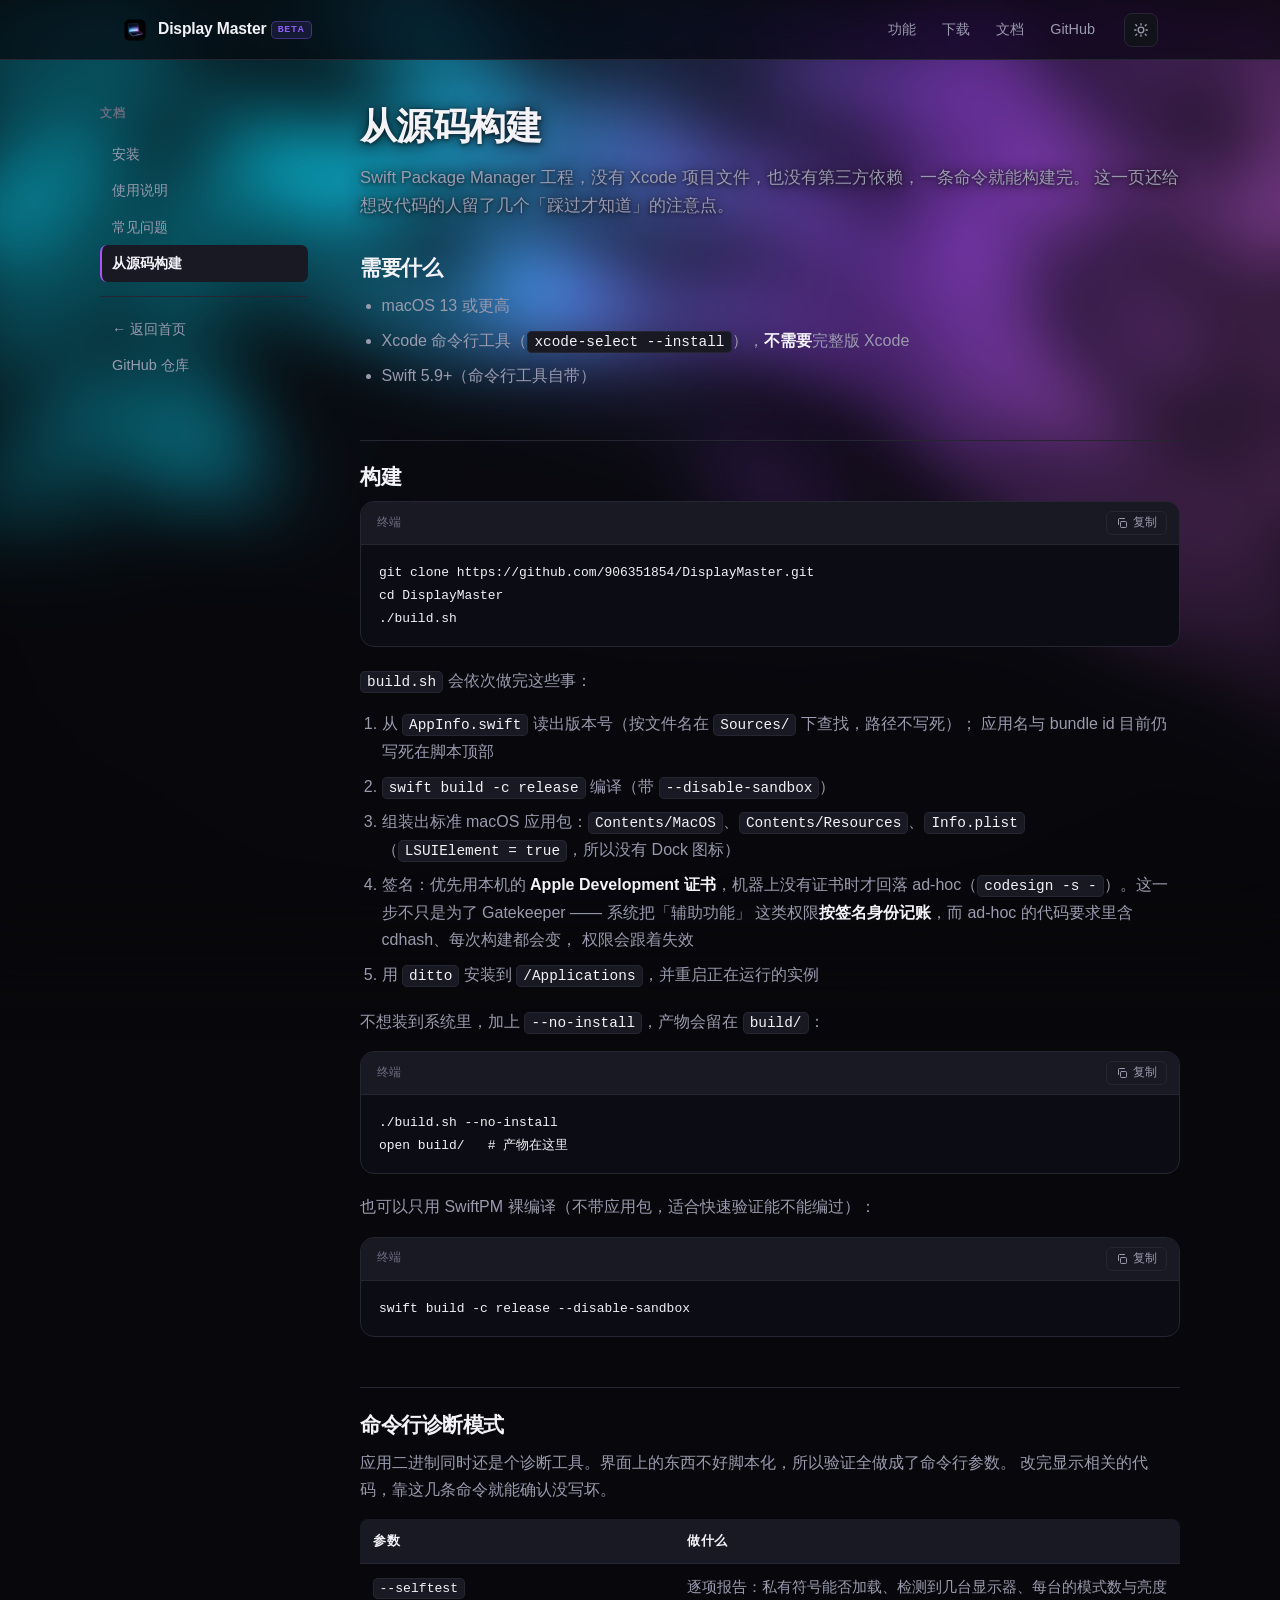
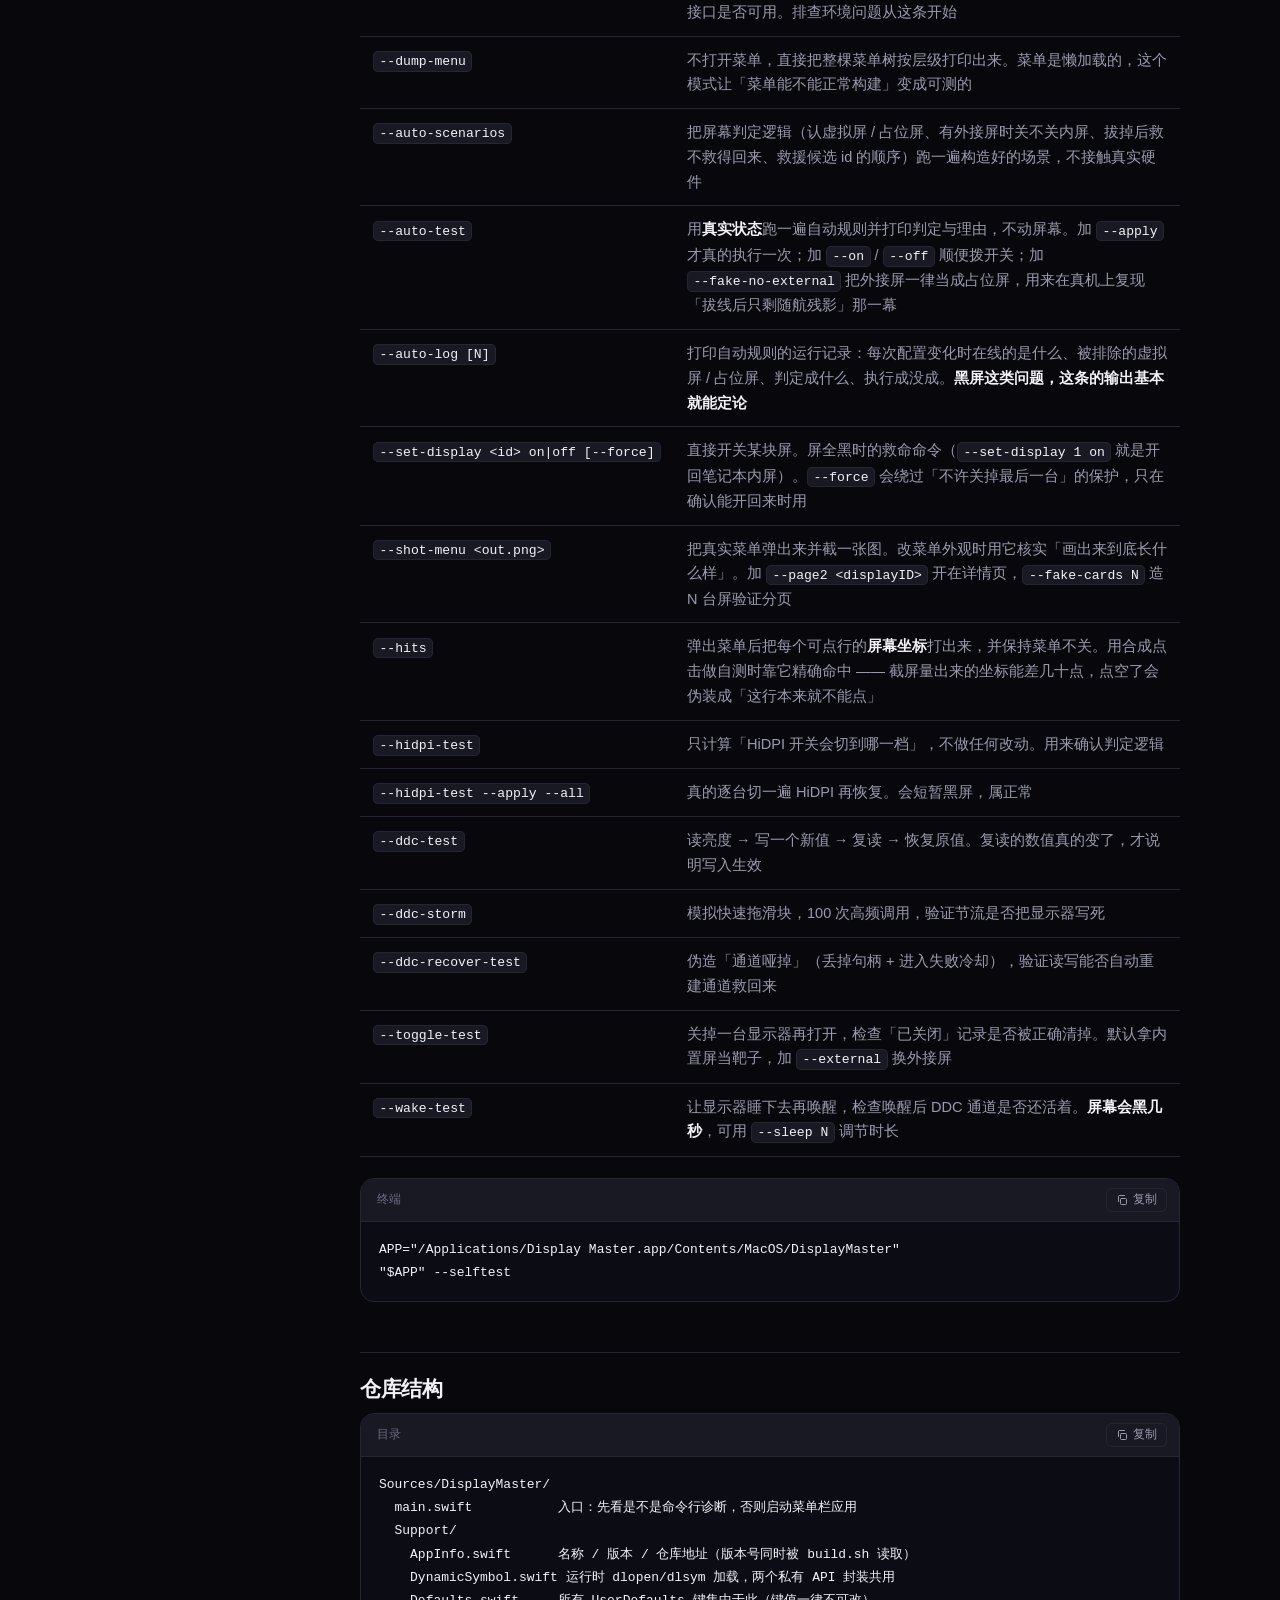
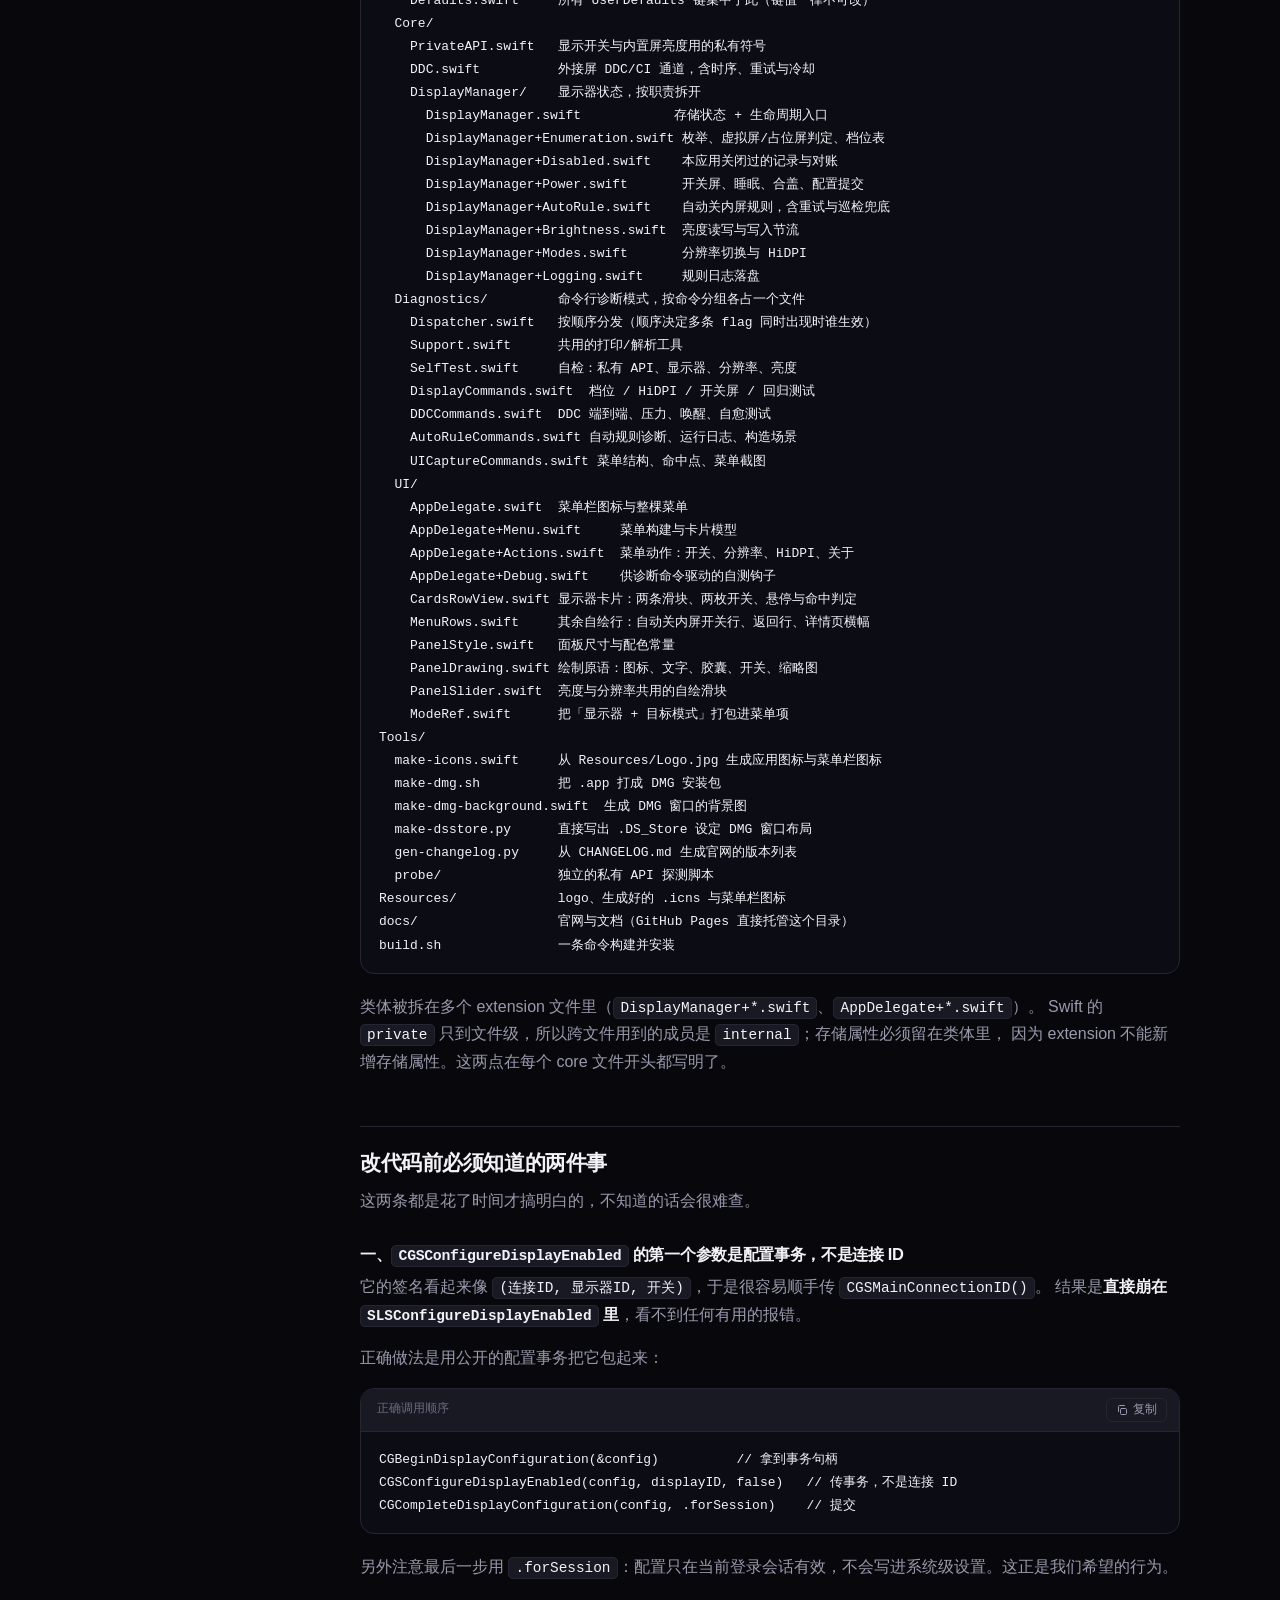
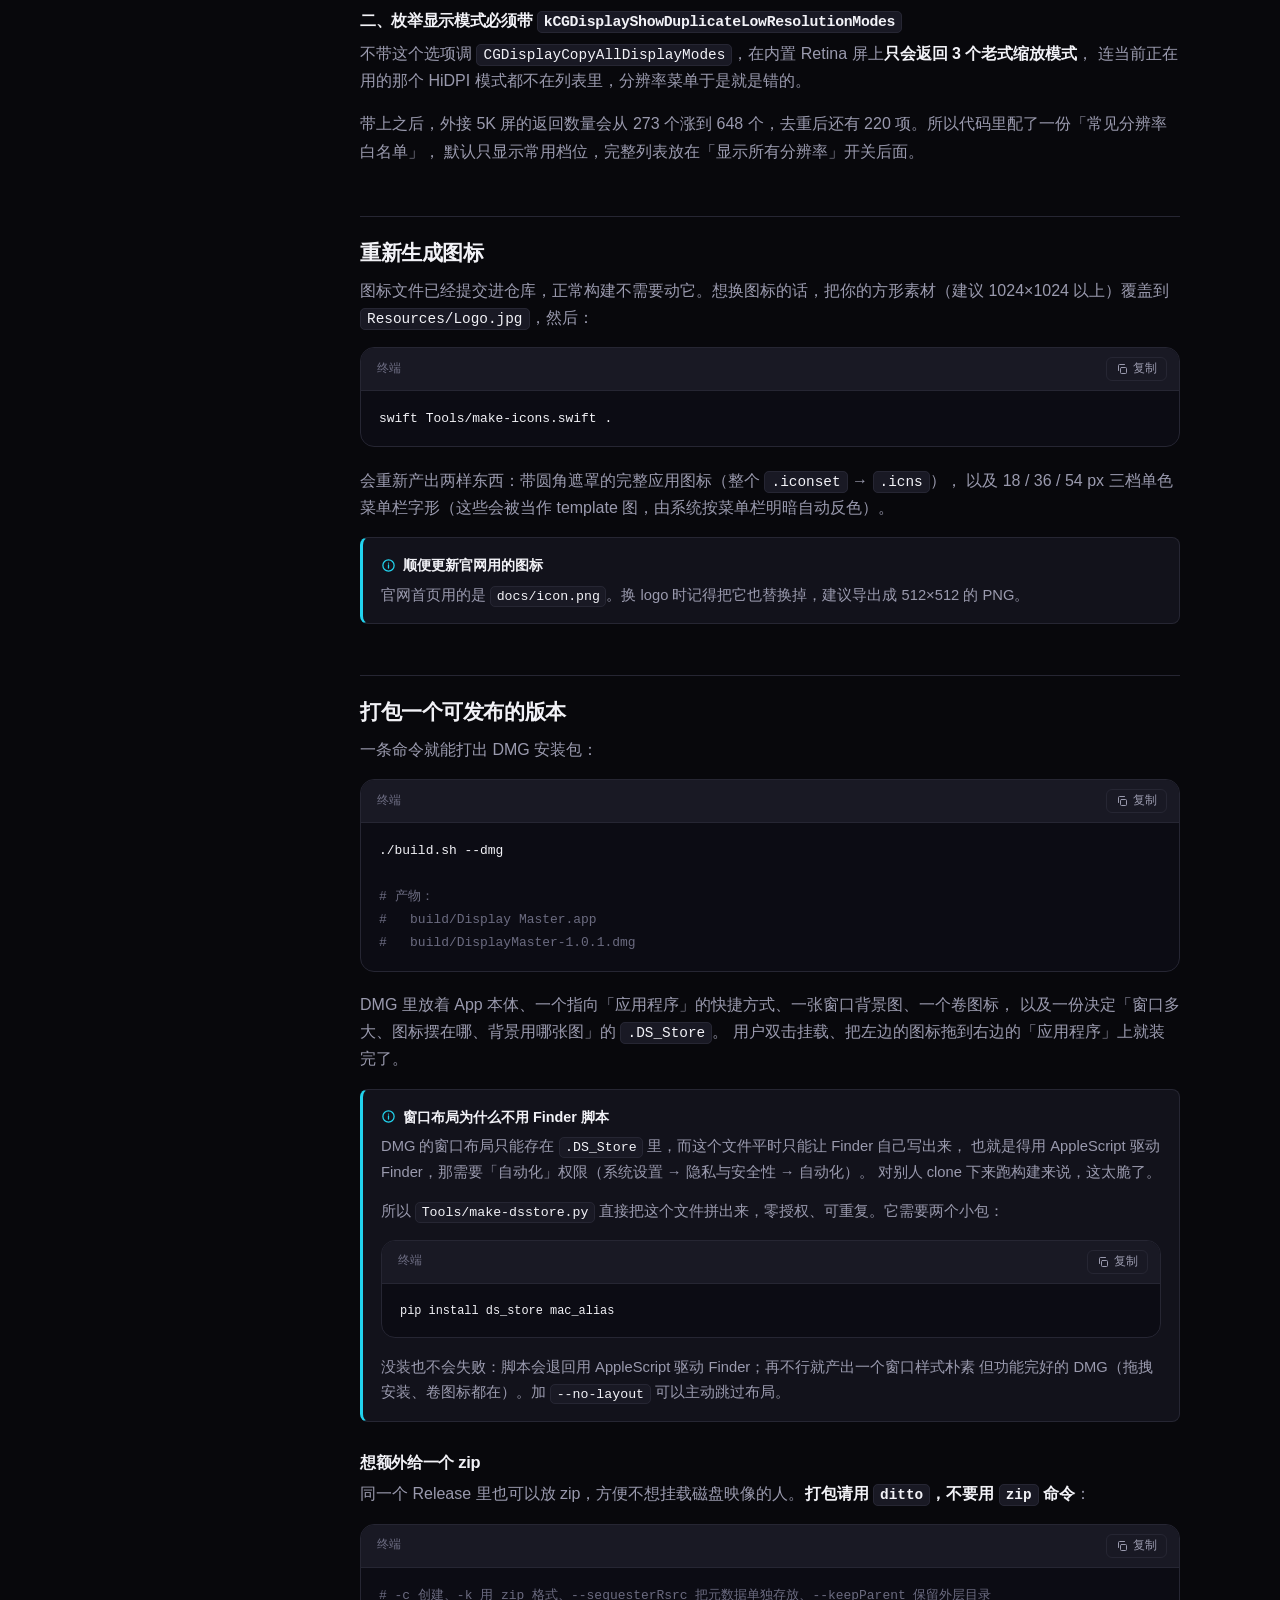
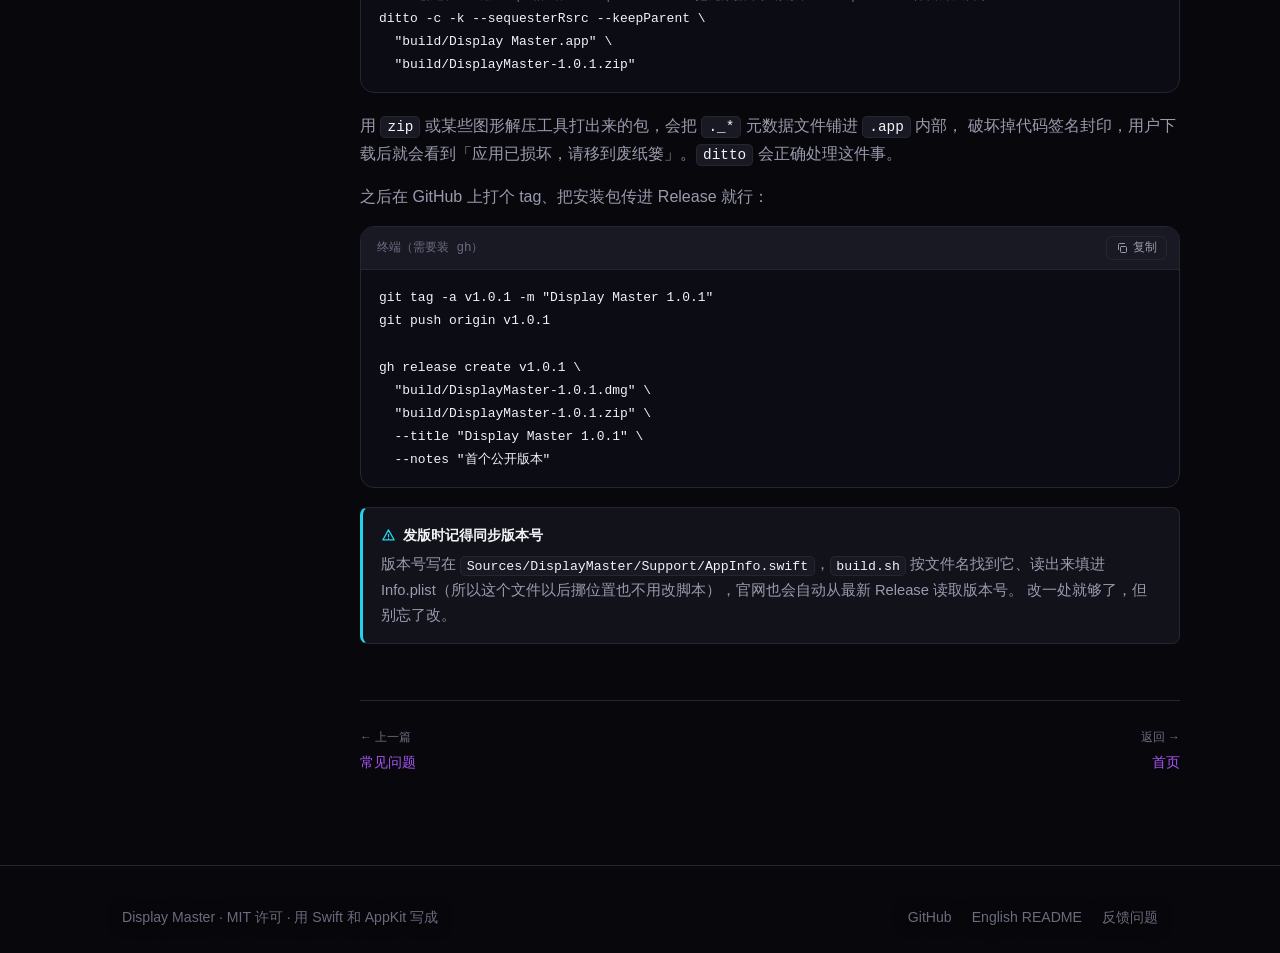
<file: docs/build.html>
<!DOCTYPE html>
<html lang="zh-CN" data-theme="dark">
<head>
<meta charset="utf-8">
<meta name="viewport" content="width=device-width, initial-scale=1">
<title>从源码构建 — Display Master</title>
<meta name="description" content="Display Master 构建说明：编译命令、命令行诊断模式、仓库结构，以及动手改代码前必须知道的两件事。">
<meta name="theme-color" content="#08080c">
<link rel="icon" href="icon.png">
<link rel="apple-touch-icon" href="icon.png">
<link rel="stylesheet" href="assets/style.css">
<script>
  (function () {
    try {
      var t = localStorage.getItem('dm-theme');
      document.documentElement.setAttribute('data-theme', t === 'light' ? 'light' : 'dark');
    } catch (e) {}
  })();
</script>
</head>
<body>

<!-- 动态流光背景：着色器在 assets/flow.js，取不到 WebGL 时自动退回 CSS 兜底 -->
<canvas class="fx" aria-hidden="true"></canvas>

<nav class="nav">
  <div class="wrap nav-inner">
    <a class="nav-brand" href="index.html">
      <img src="icon.png" alt="Display Master 图标">
      <span>Display Master
      <sup class="beta-chip">Beta</sup></span>
    </a>
    <div class="nav-links">
      <a href="index.html#features">功能</a>
      <a href="index.html#download">下载</a>
      <a href="install.html">文档</a>
      <a href="https://github.com/906351854/DisplayMaster" target="_blank" rel="noopener">GitHub</a>
    </div>
    <button class="theme-btn" type="button" aria-label="切换主题"></button>
    <button class="nav-toggle" type="button" aria-label="展开菜单">
      <svg viewBox="0 0 24 24" fill="none" stroke="currentColor" stroke-width="2" stroke-linecap="round"><path d="M3 6h18M3 12h18M3 18h18"/></svg>
    </button>
  </div>
</nav>

<div class="wrap doc-layout">

  <aside class="doc-side">
    <div class="doc-side-title">文档</div>
    <a href="install.html">安装</a>
    <a href="usage.html">使用说明</a>
    <a href="faq.html">常见问题</a>
    <a href="build.html">从源码构建</a>
    <div class="divider"></div>
    <a href="index.html">← 返回首页</a>
    <a href="https://github.com/906351854/DisplayMaster" target="_blank" rel="noopener">GitHub 仓库</a>
  </aside>

  <main class="doc-body">

    <h1>从源码构建</h1>
    <p class="doc-lead">
      Swift Package Manager 工程，没有 Xcode 项目文件，也没有第三方依赖，一条命令就能构建完。
      这一页还给想改代码的人留了几个「踩过才知道」的注意点。
    </p>

    <h2>需要什么</h2>

    <ul>
      <li>macOS 13 或更高</li>
      <li>Xcode 命令行工具（<code>xcode-select --install</code>），<strong>不需要</strong>完整版 Xcode</li>
      <li>Swift 5.9+（命令行工具自带）</li>
    </ul>

    <h2>构建</h2>

    <div class="code">
      <div class="code-head">终端</div>
      <pre><code>git clone https://github.com/906351854/DisplayMaster.git
cd DisplayMaster
./build.sh</code></pre>
    </div>

    <p><code>build.sh</code> 会依次做完这些事：</p>

    <ol>
      <li>从 <code>AppInfo.swift</code> 读出版本号（按文件名在 <code>Sources/</code> 下查找，路径不写死）；
        应用名与 bundle id 目前仍写死在脚本顶部</li>
      <li><code>swift build -c release</code> 编译（带 <code>--disable-sandbox</code>）</li>
      <li>组装出标准 macOS 应用包：<code>Contents/MacOS</code>、<code>Contents/Resources</code>、<code>Info.plist</code>
        （<code>LSUIElement = true</code>，所以没有 Dock 图标）</li>
      <li>签名：优先用本机的 <strong>Apple Development 证书</strong>，机器上没有证书时才回落
        ad-hoc（<code>codesign -s -</code>）。这一步不只是为了 Gatekeeper —— 系统把「辅助功能」
        这类权限<strong>按签名身份记账</strong>，而 ad-hoc 的代码要求里含 cdhash、每次构建都会变，
        权限会跟着失效</li>
      <li>用 <code>ditto</code> 安装到 <code>/Applications</code>，并重启正在运行的实例</li>
    </ol>

    <p>不想装到系统里，加上 <code>--no-install</code>，产物会留在 <code>build/</code>：</p>

    <div class="code">
      <div class="code-head">终端</div>
      <pre><code>./build.sh --no-install
open build/   # 产物在这里</code></pre>
    </div>

    <p>也可以只用 SwiftPM 裸编译（不带应用包，适合快速验证能不能编过）：</p>

    <div class="code">
      <div class="code-head">终端</div>
      <pre><code>swift build -c release --disable-sandbox</code></pre>
    </div>

    <h2>命令行诊断模式</h2>

    <p>应用二进制同时还是个诊断工具。界面上的东西不好脚本化，所以验证全做成了命令行参数。
    改完显示相关的代码，靠这几条命令就能确认没写坏。</p>

    <table>
      <thead>
        <tr><th>参数</th><th>做什么</th></tr>
      </thead>
      <tbody>
        <tr>
          <td><code>--selftest</code></td>
          <td>逐项报告：私有符号能否加载、检测到几台显示器、每台的模式数与亮度接口是否可用。排查环境问题从这条开始</td>
        </tr>
        <tr>
          <td><code>--dump-menu</code></td>
          <td>不打开菜单，直接把整棵菜单树按层级打印出来。菜单是懒加载的，这个模式让「菜单能不能正常构建」变成可测的</td>
        </tr>
        <tr>
          <td><code>--auto-scenarios</code></td>
          <td>把屏幕判定逻辑（认虚拟屏 / 占位屏、有外接屏时关不关内屏、拔掉后救不救得回来、救援候选 id 的顺序）跑一遍构造好的场景，不接触真实硬件</td>
        </tr>
        <tr>
          <td><code>--auto-test</code></td>
          <td>用<strong>真实状态</strong>跑一遍自动规则并打印判定与理由，不动屏幕。加 <code>--apply</code> 才真的执行一次；加 <code>--on</code> / <code>--off</code> 顺便拨开关；加 <code>--fake-no-external</code> 把外接屏一律当成占位屏，用来在真机上复现「拔线后只剩随航残影」那一幕</td>
        </tr>
        <tr>
          <td><code>--auto-log [N]</code></td>
          <td>打印自动规则的运行记录：每次配置变化时在线的是什么、被排除的虚拟屏 / 占位屏、判定成什么、执行成没成。<strong>黑屏这类问题，这条的输出基本就能定论</strong></td>
        </tr>
        <tr>
          <td><code>--set-display &lt;id&gt; on|off [--force]</code></td>
          <td>直接开关某块屏。屏全黑时的救命命令（<code>--set-display 1 on</code> 就是开回笔记本内屏）。<code>--force</code> 会绕过「不许关掉最后一台」的保护，只在确认能开回来时用</td>
        </tr>
        <tr>
          <td><code>--shot-menu &lt;out.png&gt;</code></td>
          <td>把真实菜单弹出来并截一张图。改菜单外观时用它核实「画出来到底长什么样」。加 <code>--page2 &lt;displayID&gt;</code> 开在详情页，<code>--fake-cards N</code> 造 N 台屏验证分页</td>
        </tr>
        <tr>
          <td><code>--hits</code></td>
          <td>弹出菜单后把每个可点行的<strong>屏幕坐标</strong>打出来，并保持菜单不关。用合成点击做自测时靠它精确命中 —— 截屏量出来的坐标能差几十点，点空了会伪装成「这行本来就不能点」</td>
        </tr>
        <tr>
          <td><code>--hidpi-test</code></td>
          <td>只计算「HiDPI 开关会切到哪一档」，不做任何改动。用来确认判定逻辑</td>
        </tr>
        <tr>
          <td><code>--hidpi-test --apply --all</code></td>
          <td>真的逐台切一遍 HiDPI 再恢复。会短暂黑屏，属正常</td>
        </tr>
        <tr>
          <td><code>--ddc-test</code></td>
          <td>读亮度 → 写一个新值 → 复读 → 恢复原值。复读的数值真的变了，才说明写入生效</td>
        </tr>
        <tr>
          <td><code>--ddc-storm</code></td>
          <td>模拟快速拖滑块，100 次高频调用，验证节流是否把显示器写死</td>
        </tr>
        <tr>
          <td><code>--ddc-recover-test</code></td>
          <td>伪造「通道哑掉」（丢掉句柄 + 进入失败冷却），验证读写能否自动重建通道救回来</td>
        </tr>
        <tr>
          <td><code>--toggle-test</code></td>
          <td>关掉一台显示器再打开，检查「已关闭」记录是否被正确清掉。默认拿内置屏当靶子，加 <code>--external</code> 换外接屏</td>
        </tr>
        <tr>
          <td><code>--wake-test</code></td>
          <td>让显示器睡下去再唤醒，检查唤醒后 DDC 通道是否还活着。<strong>屏幕会黑几秒</strong>，可用 <code>--sleep N</code> 调节时长</td>
        </tr>
      </tbody>
    </table>

    <div class="code">
      <div class="code-head">终端</div>
      <pre><code>APP="/Applications/Display Master.app/Contents/MacOS/DisplayMaster"
"$APP" --selftest</code></pre>
    </div>

    <h2>仓库结构</h2>

    <div class="code">
      <div class="code-head">目录</div>
      <pre><code>Sources/DisplayMaster/
  main.swift           入口：先看是不是命令行诊断，否则启动菜单栏应用
  Support/
    AppInfo.swift      名称 / 版本 / 仓库地址（版本号同时被 build.sh 读取）
    DynamicSymbol.swift 运行时 dlopen/dlsym 加载，两个私有 API 封装共用
    Defaults.swift     所有 UserDefaults 键集中于此（键值一律不可改）
  Core/
    PrivateAPI.swift   显示开关与内置屏亮度用的私有符号
    DDC.swift          外接屏 DDC/CI 通道，含时序、重试与冷却
    DisplayManager/    显示器状态，按职责拆开
      DisplayManager.swift            存储状态 + 生命周期入口
      DisplayManager+Enumeration.swift 枚举、虚拟屏/占位屏判定、档位表
      DisplayManager+Disabled.swift    本应用关闭过的记录与对账
      DisplayManager+Power.swift       开关屏、睡眠、合盖、配置提交
      DisplayManager+AutoRule.swift    自动关内屏规则，含重试与巡检兜底
      DisplayManager+Brightness.swift  亮度读写与写入节流
      DisplayManager+Modes.swift       分辨率切换与 HiDPI
      DisplayManager+Logging.swift     规则日志落盘
  Diagnostics/         命令行诊断模式，按命令分组各占一个文件
    Dispatcher.swift   按顺序分发（顺序决定多条 flag 同时出现时谁生效）
    Support.swift      共用的打印/解析工具
    SelfTest.swift     自检：私有 API、显示器、分辨率、亮度
    DisplayCommands.swift  档位 / HiDPI / 开关屏 / 回归测试
    DDCCommands.swift  DDC 端到端、压力、唤醒、自愈测试
    AutoRuleCommands.swift 自动规则诊断、运行日志、构造场景
    UICaptureCommands.swift 菜单结构、命中点、菜单截图
  UI/
    AppDelegate.swift  菜单栏图标与整棵菜单
    AppDelegate+Menu.swift     菜单构建与卡片模型
    AppDelegate+Actions.swift  菜单动作：开关、分辨率、HiDPI、关于
    AppDelegate+Debug.swift    供诊断命令驱动的自测钩子
    CardsRowView.swift 显示器卡片：两条滑块、两枚开关、悬停与命中判定
    MenuRows.swift     其余自绘行：自动关内屏开关行、返回行、详情页横幅
    PanelStyle.swift   面板尺寸与配色常量
    PanelDrawing.swift 绘制原语：图标、文字、胶囊、开关、缩略图
    PanelSlider.swift  亮度与分辨率共用的自绘滑块
    ModeRef.swift      把「显示器 + 目标模式」打包进菜单项
Tools/
  make-icons.swift     从 Resources/Logo.jpg 生成应用图标与菜单栏图标
  make-dmg.sh          把 .app 打成 DMG 安装包
  make-dmg-background.swift  生成 DMG 窗口的背景图
  make-dsstore.py      直接写出 .DS_Store 设定 DMG 窗口布局
  gen-changelog.py     从 CHANGELOG.md 生成官网的版本列表
  probe/               独立的私有 API 探测脚本
Resources/             logo、生成好的 .icns 与菜单栏图标
docs/                  官网与文档（GitHub Pages 直接托管这个目录）
build.sh               一条命令构建并安装</code></pre>
    </div>

    <p>类体被拆在多个 extension 文件里（<code>DisplayManager+*.swift</code>、<code>AppDelegate+*.swift</code>）。
    Swift 的 <code>private</code> 只到文件级，所以跨文件用到的成员是 <code>internal</code>；存储属性必须留在类体里，
    因为 extension 不能新增存储属性。这两点在每个 core 文件开头都写明了。</p>

    <h2>改代码前必须知道的两件事</h2>

    <p>这两条都是花了时间才搞明白的，不知道的话会很难查。</p>

    <h3>一、<code>CGSConfigureDisplayEnabled</code> 的第一个参数是配置事务，不是连接 ID</h3>

    <p>它的签名看起来像 <code>(连接ID, 显示器ID, 开关)</code>，于是很容易顺手传 <code>CGSMainConnectionID()</code>。
    结果是<strong>直接崩在 <code>SLSConfigureDisplayEnabled</code> 里</strong>，看不到任何有用的报错。</p>

    <p>正确做法是用公开的配置事务把它包起来：</p>

    <div class="code">
      <div class="code-head">正确调用顺序</div>
      <pre><code>CGBeginDisplayConfiguration(&config)          // 拿到事务句柄
CGSConfigureDisplayEnabled(config, displayID, false)   // 传事务，不是连接 ID
CGCompleteDisplayConfiguration(config, .forSession)    // 提交</code></pre>
    </div>

    <p>另外注意最后一步用 <code>.forSession</code>：配置只在当前登录会话有效，不会写进系统级设置。这正是我们希望的行为。</p>

    <h3>二、枚举显示模式必须带 <code>kCGDisplayShowDuplicateLowResolutionModes</code></h3>

    <p>不带这个选项调 <code>CGDisplayCopyAllDisplayModes</code>，在内置 Retina 屏上<strong>只会返回 3 个老式缩放模式</strong>，
    连当前正在用的那个 HiDPI 模式都不在列表里，分辨率菜单于是就是错的。</p>

    <p>带上之后，外接 5K 屏的返回数量会从 273 个涨到 648 个，去重后还有 220 项。所以代码里配了一份「常见分辨率白名单」，
    默认只显示常用档位，完整列表放在「显示所有分辨率」开关后面。</p>

    <h2>重新生成图标</h2>

    <p>图标文件已经提交进仓库，正常构建不需要动它。想换图标的话，把你的方形素材（建议 1024×1024 以上）覆盖到
    <code>Resources/Logo.jpg</code>，然后：</p>

    <div class="code">
      <div class="code-head">终端</div>
      <pre><code>swift Tools/make-icons.swift .</code></pre>
    </div>

    <p>会重新产出两样东西：带圆角遮罩的完整应用图标（整个 <code>.iconset</code> → <code>.icns</code>），
    以及 18 / 36 / 54 px 三档单色菜单栏字形（这些会被当作 template 图，由系统按菜单栏明暗自动反色）。</p>

    <div class="note">
      <div class="note-title">
        <svg viewBox="0 0 24 24" fill="none" stroke="currentColor" stroke-width="2" stroke-linecap="round" stroke-linejoin="round"><circle cx="12" cy="12" r="9"/><path d="M12 11v5M12 8h.01"/></svg>
        顺便更新官网用的图标
      </div>
      <p>官网首页用的是 <code>docs/icon.png</code>。换 logo 时记得把它也替换掉，建议导出成 512×512 的 PNG。</p>
    </div>

    <h2>打包一个可发布的版本</h2>

    <p>一条命令就能打出 DMG 安装包：</p>

    <div class="code">
      <div class="code-head">终端</div>
      <pre><code>./build.sh --dmg

# 产物：
#   build/Display Master.app
#   build/DisplayMaster-1.0.1.dmg</code></pre>
    </div>

    <p>DMG 里放着 App 本体、一个指向「应用程序」的快捷方式、一张窗口背景图、一个卷图标，
    以及一份决定「窗口多大、图标摆在哪、背景用哪张图」的 <code>.DS_Store</code>。
    用户双击挂载、把左边的图标拖到右边的「应用程序」上就装完了。</p>

    <div class="note">
      <div class="note-title">
        <svg viewBox="0 0 24 24" fill="none" stroke="currentColor" stroke-width="2" stroke-linecap="round" stroke-linejoin="round"><circle cx="12" cy="12" r="9"/><path d="M12 11v5M12 8h.01"/></svg>
        窗口布局为什么不用 Finder 脚本
      </div>
      <p>DMG 的窗口布局只能存在 <code>.DS_Store</code> 里，而这个文件平时只能让 Finder 自己写出来，
      也就是得用 AppleScript 驱动 Finder，那需要「自动化」权限（系统设置 → 隐私与安全性 → 自动化）。
      对别人 clone 下来跑构建来说，这太脆了。</p>
      <p>所以 <code>Tools/make-dsstore.py</code> 直接把这个文件拼出来，零授权、可重复。它需要两个小包：</p>
      <div class="code">
        <div class="code-head">终端</div>
        <pre><code>pip install ds_store mac_alias</code></pre>
      </div>
      <p>没装也不会失败：脚本会退回用 AppleScript 驱动 Finder；再不行就产出一个窗口样式朴素
      但功能完好的 DMG（拖拽安装、卷图标都在）。加 <code>--no-layout</code> 可以主动跳过布局。</p>
    </div>

    <h3>想额外给一个 zip</h3>

    <p>同一个 Release 里也可以放 zip，方便不想挂载磁盘映像的人。<strong>打包请用 <code>ditto</code>，不要用 <code>zip</code> 命令</strong>：</p>

    <div class="code">
      <div class="code-head">终端</div>
      <pre><code># -c 创建、-k 用 zip 格式、--sequesterRsrc 把元数据单独存放、--keepParent 保留外层目录
ditto -c -k --sequesterRsrc --keepParent \
  "build/Display Master.app" \
  "build/DisplayMaster-1.0.1.zip"</code></pre>
    </div>

    <p>用 <code>zip</code> 或某些图形解压工具打出来的包，会把 <code>._*</code> 元数据文件铺进 <code>.app</code> 内部，
    破坏掉代码签名封印，用户下载后就会看到「应用已损坏，请移到废纸篓」。<code>ditto</code> 会正确处理这件事。</p>

    <p>之后在 GitHub 上打个 tag、把安装包传进 Release 就行：</p>

    <div class="code">
      <div class="code-head">终端（需要装 gh）</div>
      <pre><code>git tag -a v1.0.1 -m "Display Master 1.0.1"
git push origin v1.0.1

gh release create v1.0.1 \
  "build/DisplayMaster-1.0.1.dmg" \
  "build/DisplayMaster-1.0.1.zip" \
  --title "Display Master 1.0.1" \
  --notes "首个公开版本"</code></pre>
    </div>

    <div class="note">
      <div class="note-title">
        <svg viewBox="0 0 24 24" fill="none" stroke="currentColor" stroke-width="2" stroke-linecap="round" stroke-linejoin="round"><path d="M12 3l9 16H3z"/><path d="M12 10v4M12 17h.01"/></svg>
        发版时记得同步版本号
      </div>
      <p>版本号写在 <code>Sources/DisplayMaster/Support/AppInfo.swift</code>，<code>build.sh</code> 按文件名找到它、读出来填进 Info.plist（所以这个文件以后挪位置也不用改脚本），官网也会自动从最新 Release 读取版本号。
      改一处就够了，但别忘了改。</p>
    </div>

    <div class="doc-nav">
      <a href="faq.html">
        <span class="dir">← 上一篇</span>
        常见问题
      </a>
      <a class="next" href="index.html">
        <span class="dir">返回 →</span>
        首页
      </a>
    </div>

  </main>
</div>

<footer class="footer">
  <div class="wrap footer-inner">
    <div>Display Master · MIT 许可 · 用 Swift 和 AppKit 写成</div>
    <div class="footer-links">
      <a href="https://github.com/906351854/DisplayMaster" target="_blank" rel="noopener">GitHub</a>
      <a href="https://github.com/906351854/DisplayMaster/blob/main/README.md" target="_blank" rel="noopener">English README</a>
      <a href="https://github.com/906351854/DisplayMaster/issues" target="_blank" rel="noopener">反馈问题</a>
    </div>
  </div>
</footer>

<script src="assets/app.js"></script>
<script src="assets/flow.js"></script>
</body>
</html>
</file>
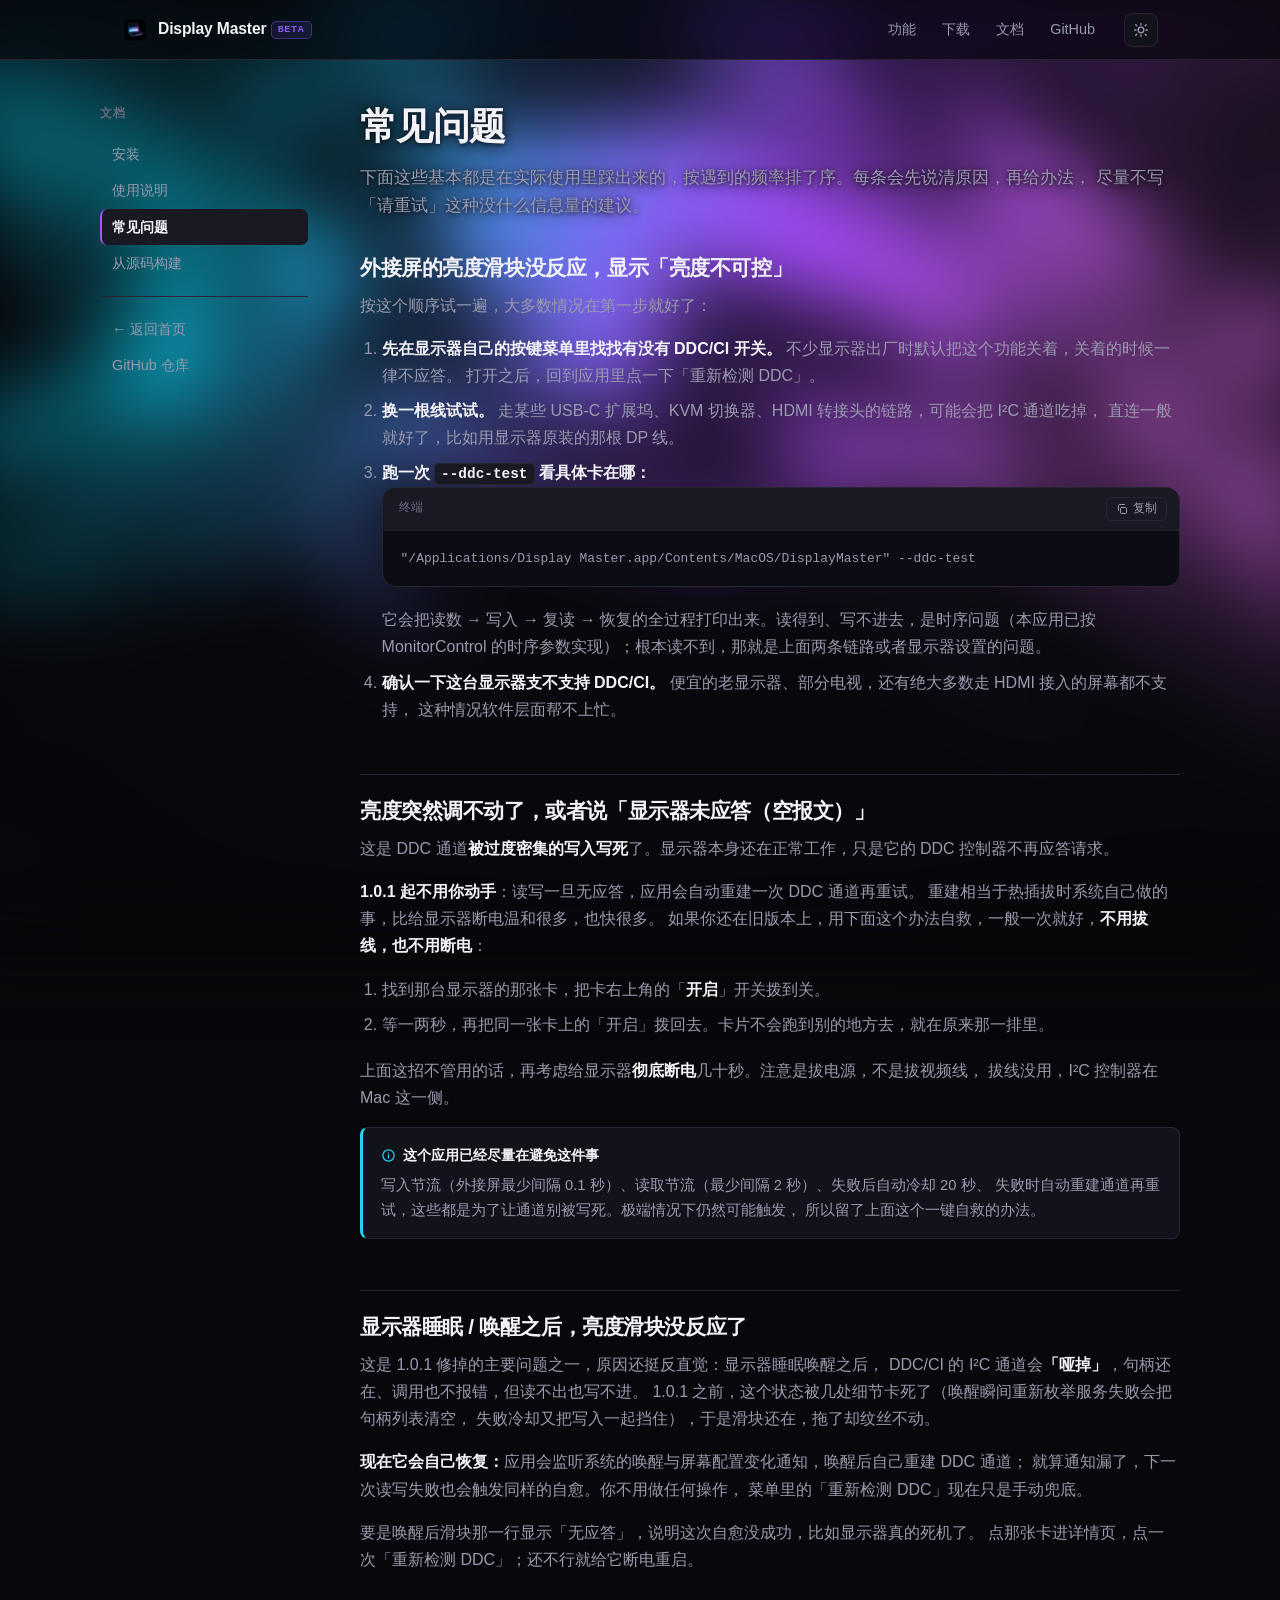
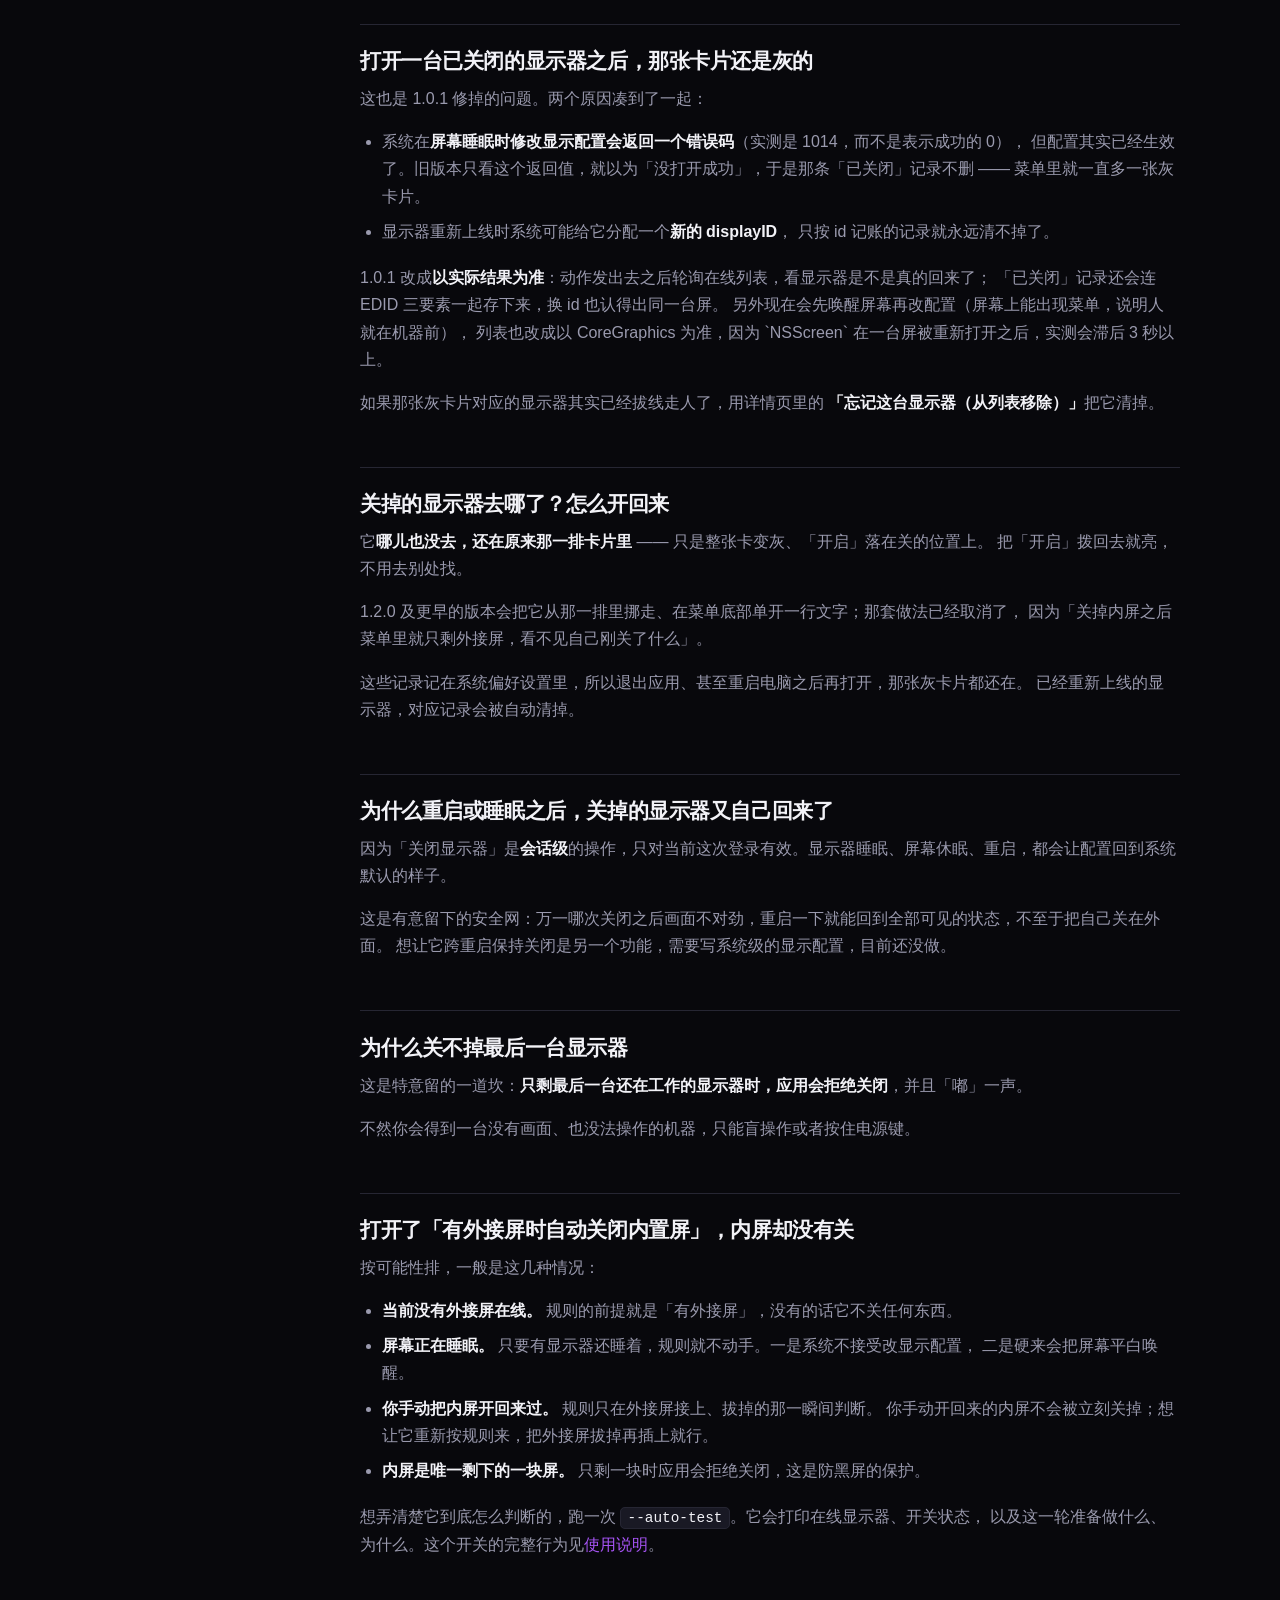
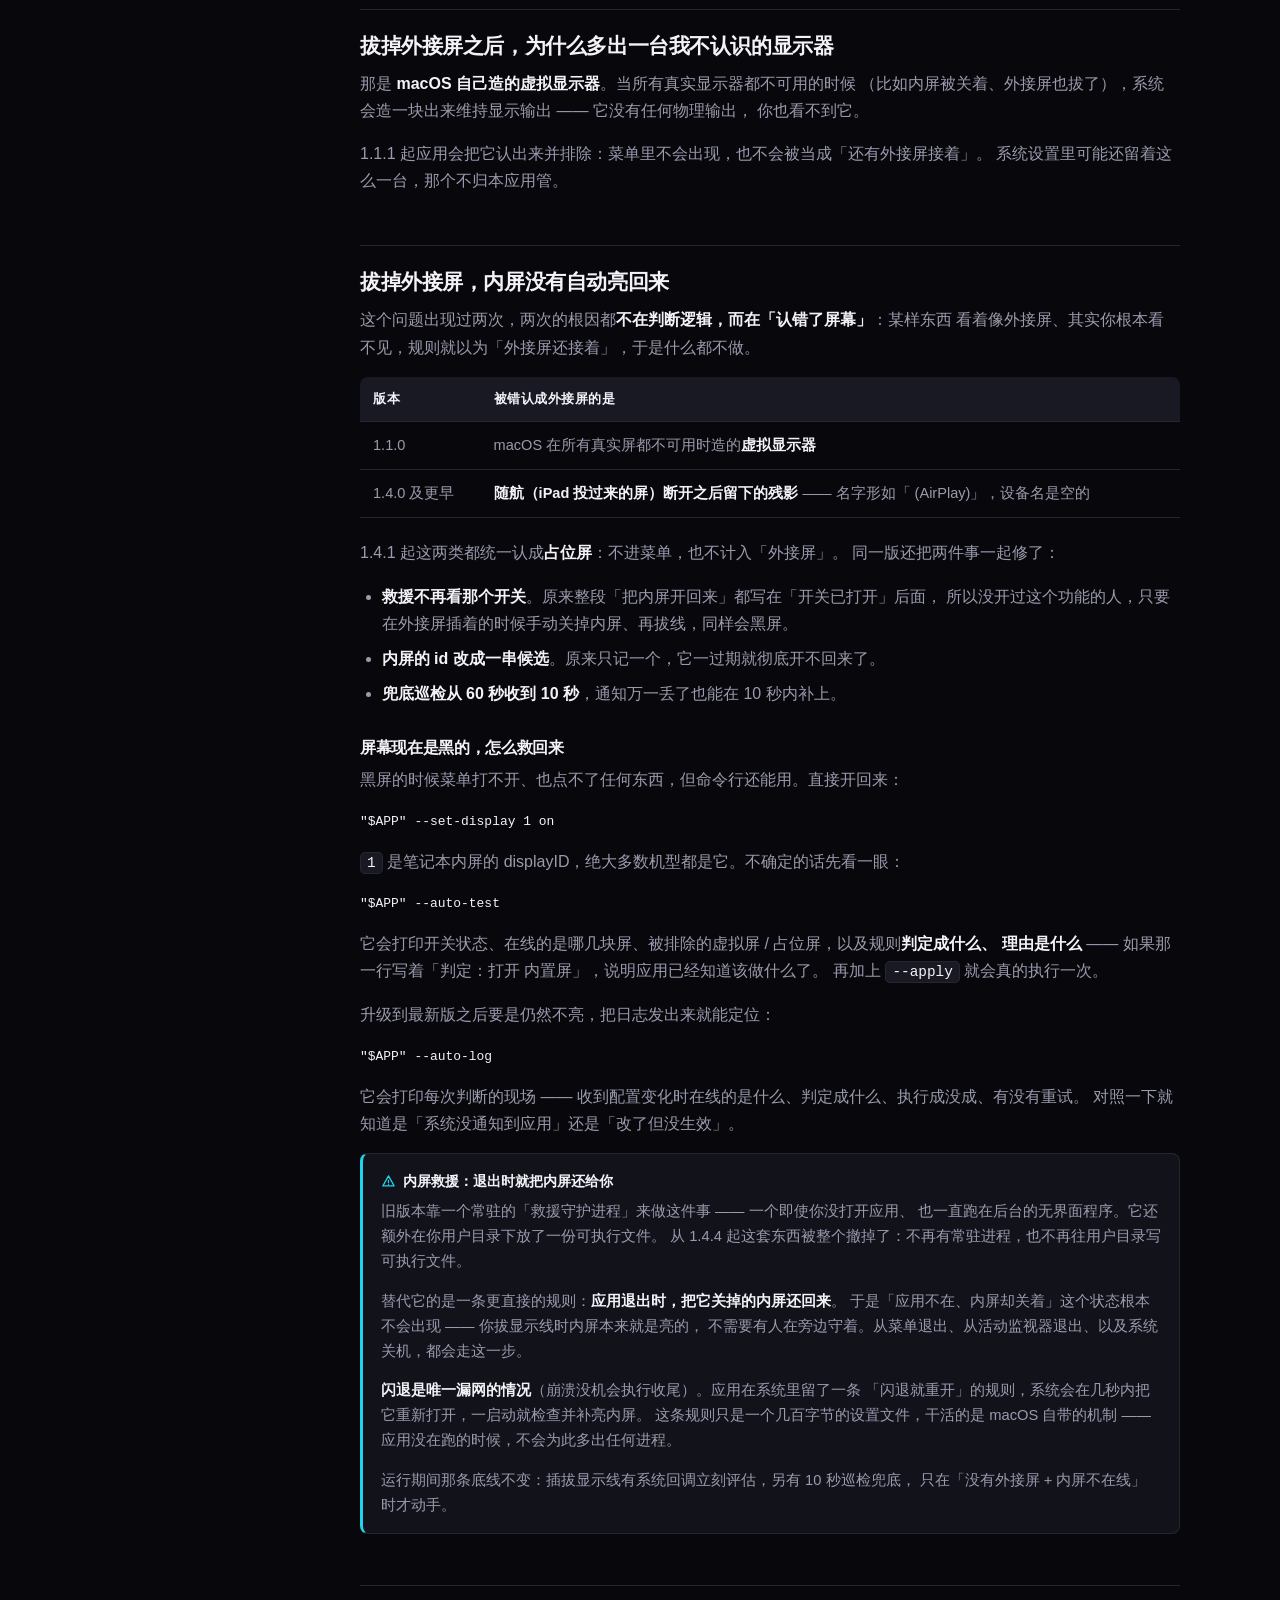
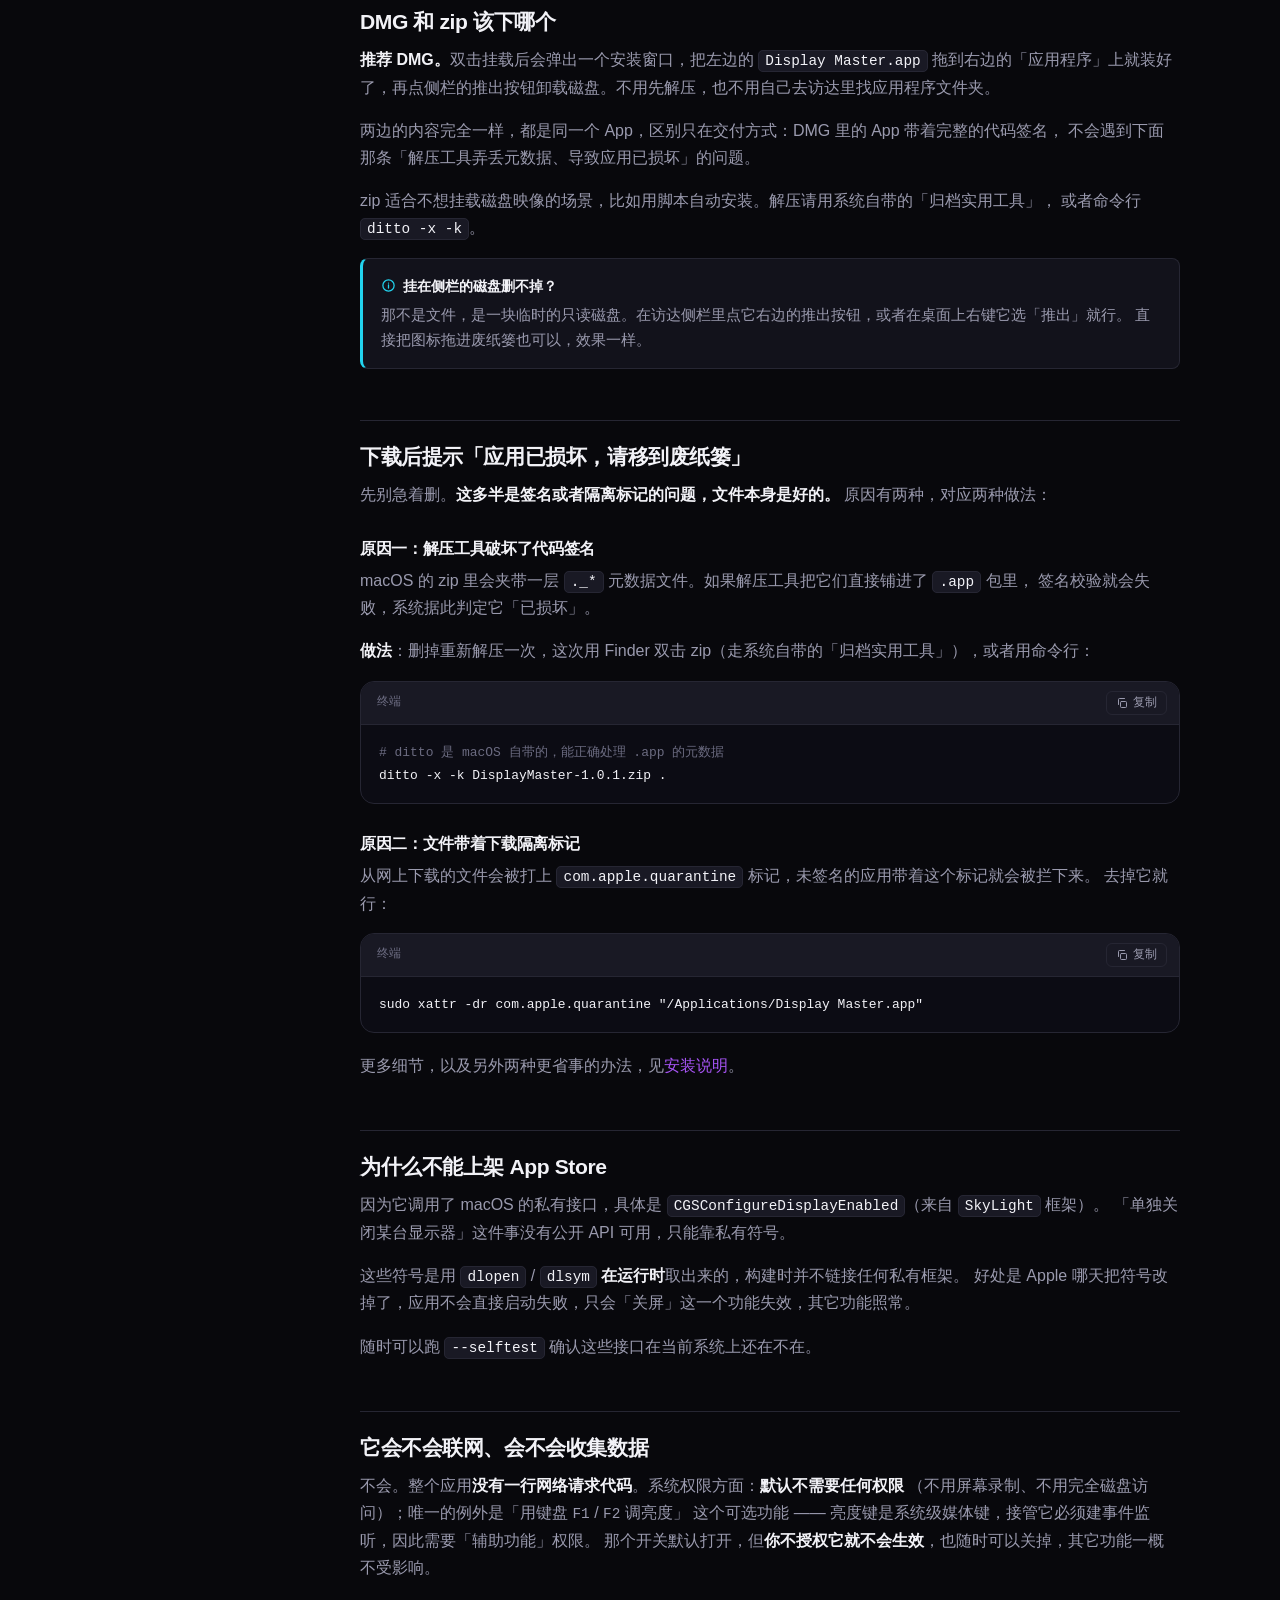
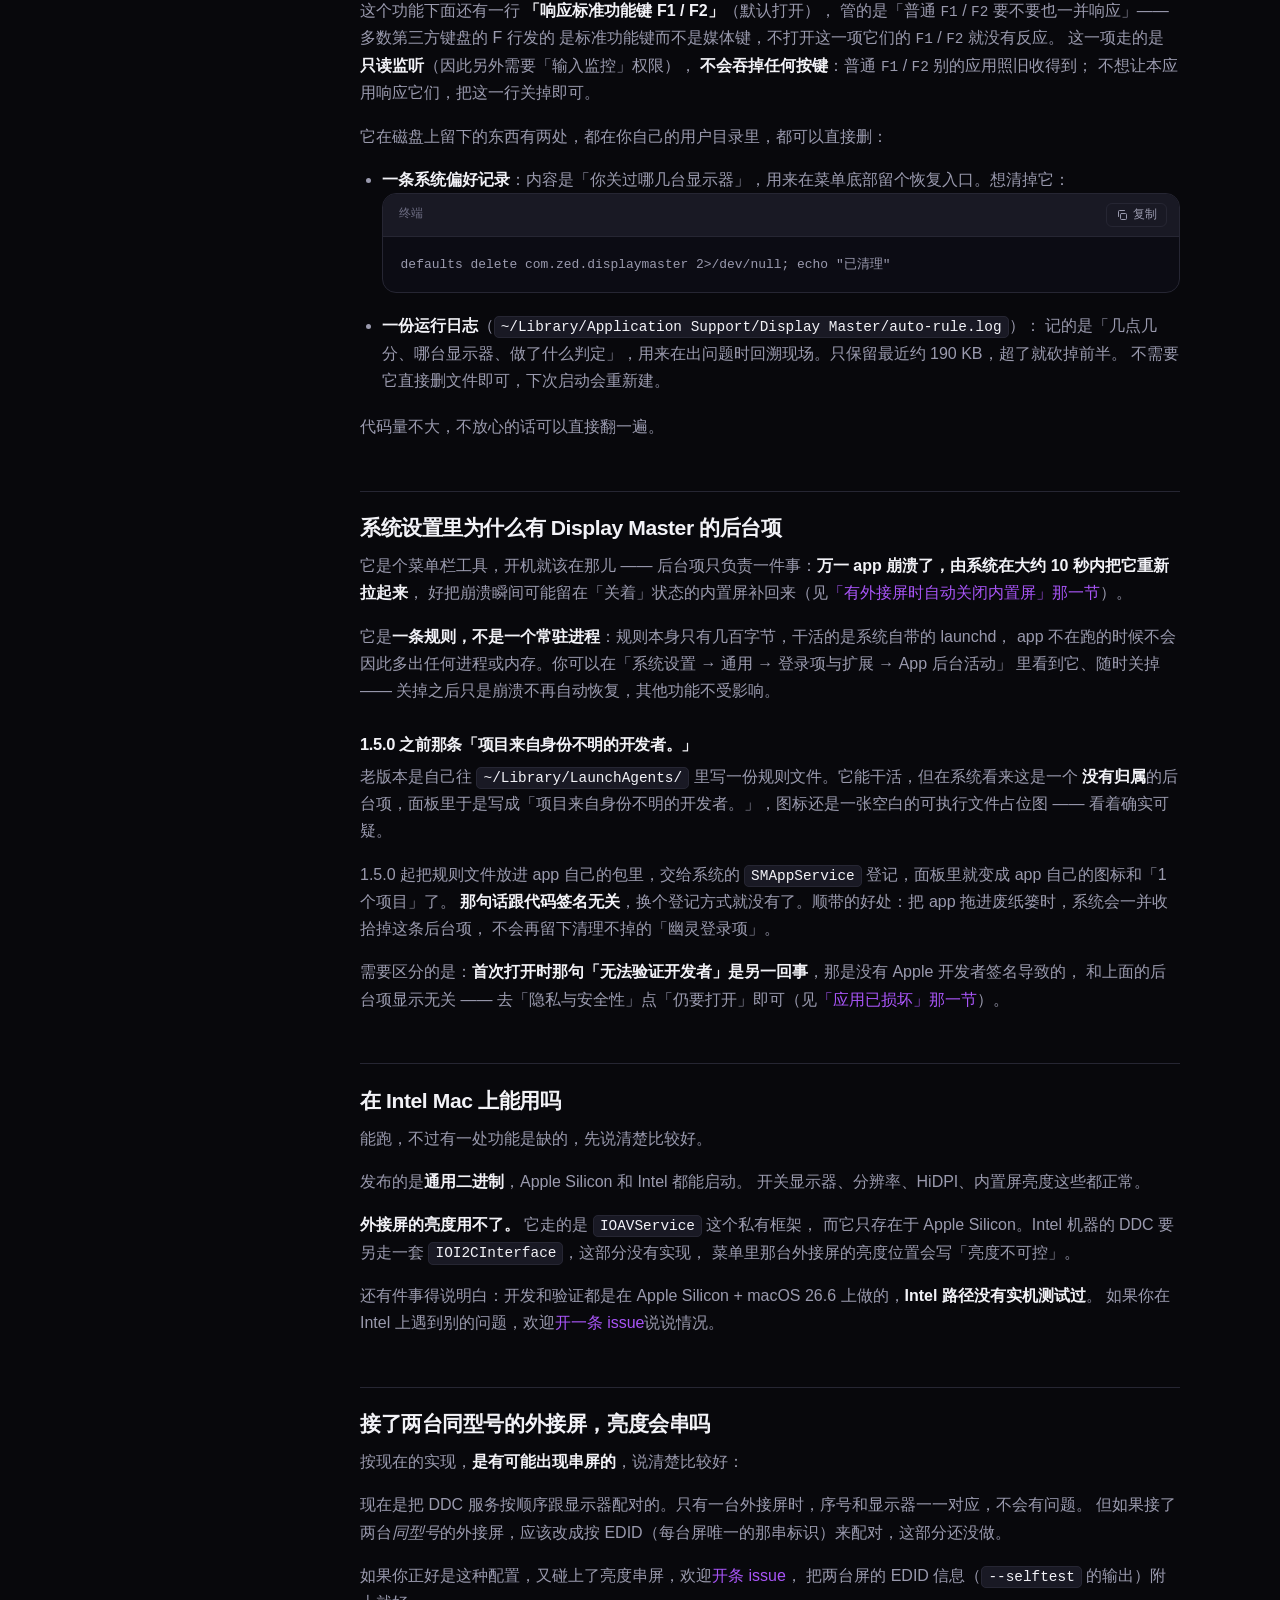
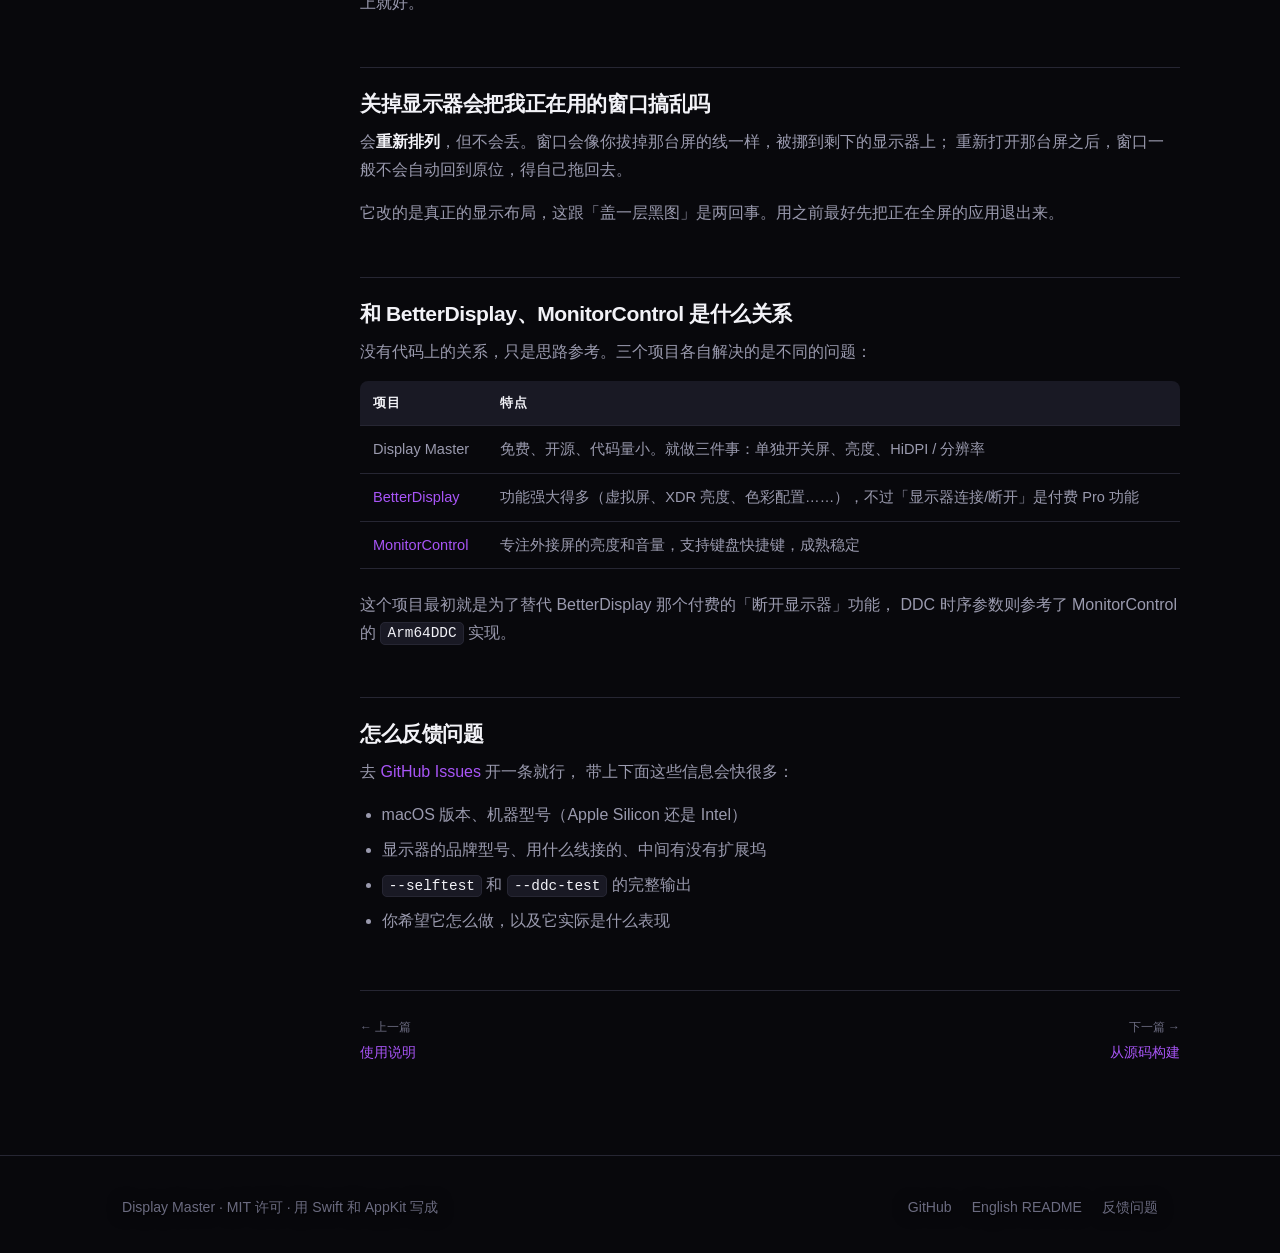
<file: docs/faq.html>
<!DOCTYPE html>
<html lang="zh-CN" data-theme="dark">
<head>
<meta charset="utf-8">
<meta name="viewport" content="width=device-width, initial-scale=1">
<title>常见问题 — Display Master</title>
<meta name="description" content="Display Master 常见问题：外接屏亮度调不动、DDC 通道被写死、关闭的显示器怎么找回、应用已损坏提示怎么处理。">
<meta name="theme-color" content="#08080c">
<link rel="icon" href="icon.png">
<link rel="apple-touch-icon" href="icon.png">
<link rel="stylesheet" href="assets/style.css">
<script>
  (function () {
    try {
      var t = localStorage.getItem('dm-theme');
      document.documentElement.setAttribute('data-theme', t === 'light' ? 'light' : 'dark');
    } catch (e) {}
  })();
</script>
</head>
<body>

<!-- 动态流光背景：着色器在 assets/flow.js，取不到 WebGL 时自动退回 CSS 兜底 -->
<canvas class="fx" aria-hidden="true"></canvas>

<nav class="nav">
  <div class="wrap nav-inner">
    <a class="nav-brand" href="index.html">
      <img src="icon.png" alt="Display Master 图标">
      <span>Display Master
      <sup class="beta-chip">Beta</sup></span>
    </a>
    <div class="nav-links">
      <a href="index.html#features">功能</a>
      <a href="index.html#download">下载</a>
      <a href="install.html">文档</a>
      <a href="https://github.com/906351854/DisplayMaster" target="_blank" rel="noopener">GitHub</a>
    </div>
    <button class="theme-btn" type="button" aria-label="切换主题"></button>
    <button class="nav-toggle" type="button" aria-label="展开菜单">
      <svg viewBox="0 0 24 24" fill="none" stroke="currentColor" stroke-width="2" stroke-linecap="round"><path d="M3 6h18M3 12h18M3 18h18"/></svg>
    </button>
  </div>
</nav>

<div class="wrap doc-layout">

  <aside class="doc-side">
    <div class="doc-side-title">文档</div>
    <a href="install.html">安装</a>
    <a href="usage.html">使用说明</a>
    <a href="faq.html">常见问题</a>
    <a href="build.html">从源码构建</a>
    <div class="divider"></div>
    <a href="index.html">← 返回首页</a>
    <a href="https://github.com/906351854/DisplayMaster" target="_blank" rel="noopener">GitHub 仓库</a>
  </aside>

  <main class="doc-body">

    <h1>常见问题</h1>
    <p class="doc-lead">
      下面这些基本都是在实际使用里踩出来的，按遇到的频率排了序。每条会先说清原因，再给办法，
      尽量不写「请重试」这种没什么信息量的建议。
    </p>

    <h2>外接屏的亮度滑块没反应，显示「亮度不可控」</h2>

    <p>按这个顺序试一遍，大多数情况在第一步就好了：</p>

    <ol>
      <li>
        <strong>先在显示器自己的按键菜单里找找有没有 DDC/CI 开关。</strong>
        不少显示器出厂时默认把这个功能关着，关着的时候一律不应答。
        打开之后，回到应用里点一下「重新检测 DDC」。
      </li>
      <li>
        <strong>换一根线试试。</strong> 走某些 USB-C 扩展坞、KVM 切换器、HDMI 转接头的链路，可能会把 I²C 通道吃掉，
        直连一般就好了，比如用显示器原装的那根 DP 线。
      </li>
      <li>
        <strong>跑一次 <code>--ddc-test</code> 看具体卡在哪：</strong>
        <div class="code">
          <div class="code-head">终端</div>
          <pre><code>"/Applications/Display Master.app/Contents/MacOS/DisplayMaster" --ddc-test</code></pre>
        </div>
        它会把读数 → 写入 → 复读 → 恢复的全过程打印出来。读得到、写不进去，是时序问题（本应用已按
        MonitorControl 的时序参数实现）；根本读不到，那就是上面两条链路或者显示器设置的问题。
      </li>
      <li>
        <strong>确认一下这台显示器支不支持 DDC/CI。</strong> 便宜的老显示器、部分电视，还有绝大多数走 HDMI 接入的屏幕都不支持，
        这种情况软件层面帮不上忙。
      </li>
    </ol>

    <h2>亮度突然调不动了，或者说「显示器未应答（空报文）」</h2>

    <p>这是 DDC 通道<strong>被过度密集的写入写死</strong>了。显示器本身还在正常工作，只是它的 DDC 控制器不再应答请求。</p>

    <p><strong>1.0.1 起不用你动手</strong>：读写一旦无应答，应用会自动重建一次 DDC 通道再重试。
    重建相当于热插拔时系统自己做的事，比给显示器断电温和很多，也快很多。
    如果你还在旧版本上，用下面这个办法自救，一般一次就好，<strong>不用拔线，也不用断电</strong>：</p>

    <ol>
      <li>找到那台显示器的那张卡，把卡右上角的「<strong>开启</strong>」开关拨到关。</li>
      <li>等一两秒，再把同一张卡上的「开启」拨回去。卡片不会跑到别的地方去，就在原来那一排里。</li>
    </ol>

    <p>上面这招不管用的话，再考虑给显示器<strong>彻底断电</strong>几十秒。注意是拔电源，不是拔视频线，
    拔线没用，I²C 控制器在 Mac 这一侧。</p>

    <div class="note">
      <div class="note-title">
        <svg viewBox="0 0 24 24" fill="none" stroke="currentColor" stroke-width="2" stroke-linecap="round" stroke-linejoin="round"><circle cx="12" cy="12" r="9"/><path d="M12 11v5M12 8h.01"/></svg>
        这个应用已经尽量在避免这件事
      </div>
      <p>写入节流（外接屏最少间隔 0.1 秒）、读取节流（最少间隔 2 秒）、失败后自动冷却 20 秒、
      失败时自动重建通道再重试，这些都是为了让通道别被写死。极端情况下仍然可能触发，
      所以留了上面这个一键自救的办法。</p>
    </div>

    <h2>显示器睡眠 / 唤醒之后，亮度滑块没反应了</h2>

    <p>这是 1.0.1 修掉的主要问题之一，原因还挺反直觉：显示器睡眠唤醒之后，
    DDC/CI 的 I²C 通道会<strong>「哑掉」</strong>，句柄还在、调用也不报错，但读不出也写不进。
    1.0.1 之前，这个状态被几处细节卡死了（唤醒瞬间重新枚举服务失败会把句柄列表清空，
    失败冷却又把写入一起挡住），于是滑块还在，拖了却纹丝不动。</p>

    <p><strong>现在它会自己恢复：</strong>应用会监听系统的唤醒与屏幕配置变化通知，唤醒后自己重建 DDC 通道；
    就算通知漏了，下一次读写失败也会触发同样的自愈。你不用做任何操作，
    菜单里的「重新检测 DDC」现在只是手动兜底。</p>

    <p>要是唤醒后滑块那一行显示「无应答」，说明这次自愈没成功，比如显示器真的死机了。
    点那张卡进详情页，点一次「重新检测 DDC」；还不行就给它断电重启。</p>

    <h2>打开一台已关闭的显示器之后，那张卡片还是灰的</h2>

    <p>这也是 1.0.1 修掉的问题。两个原因凑到了一起：</p>
    <ul>
      <li>系统在<strong>屏幕睡眠时修改显示配置会返回一个错误码</strong>（实测是 1014，而不是表示成功的 0），
      但配置其实已经生效了。旧版本只看这个返回值，就以为「没打开成功」，于是那条「已关闭」记录不删 ——
      菜单里就一直多一张灰卡片。</li>
      <li>显示器重新上线时系统可能给它分配一个<strong>新的 displayID</strong>，
      只按 id 记账的记录就永远清不掉了。</li>
    </ul>

    <p>1.0.1 改成<strong>以实际结果为准</strong>：动作发出去之后轮询在线列表，看显示器是不是真的回来了；
    「已关闭」记录还会连 EDID 三要素一起存下来，换 id 也认得出同一台屏。
    另外现在会先唤醒屏幕再改配置（屏幕上能出现菜单，说明人就在机器前），
    列表也改成以 CoreGraphics 为准，因为 `NSScreen` 在一台屏被重新打开之后，实测会滞后 3 秒以上。</p>

    <p>如果那张灰卡片对应的显示器其实已经拔线走人了，用详情页里的
    <strong>「忘记这台显示器（从列表移除）」</strong>把它清掉。</p>

    <h2>关掉的显示器去哪了？怎么开回来</h2>

    <p>它<strong>哪儿也没去，还在原来那一排卡片里</strong> —— 只是整张卡变灰、「开启」落在关的位置上。
    把「开启」拨回去就亮，不用去别处找。</p>

    <p>1.2.0 及更早的版本会把它从那一排里挪走、在菜单底部单开一行文字；那套做法已经取消了，
    因为「关掉内屏之后菜单里就只剩外接屏，看不见自己刚关了什么」。</p>

    <p>这些记录记在系统偏好设置里，所以退出应用、甚至重启电脑之后再打开，那张灰卡片都还在。
    已经重新上线的显示器，对应记录会被自动清掉。</p>

    <h2>为什么重启或睡眠之后，关掉的显示器又自己回来了</h2>

    <p>因为「关闭显示器」是<strong>会话级</strong>的操作，只对当前这次登录有效。显示器睡眠、屏幕休眠、重启，都会让配置回到系统默认的样子。</p>

    <p>这是有意留下的安全网：万一哪次关闭之后画面不对劲，重启一下就能回到全部可见的状态，不至于把自己关在外面。
    想让它跨重启保持关闭是另一个功能，需要写系统级的显示配置，目前还没做。</p>

    <h2>为什么关不掉最后一台显示器</h2>

    <p>这是特意留的一道坎：<strong>只剩最后一台还在工作的显示器时，应用会拒绝关闭</strong>，并且「嘟」一声。</p>

    <p>不然你会得到一台没有画面、也没法操作的机器，只能盲操作或者按住电源键。</p>

    <h2 id="auto-builtin">打开了「有外接屏时自动关闭内置屏」，内屏却没有关</h2>

    <p>按可能性排，一般是这几种情况：</p>

    <ul>
      <li><strong>当前没有外接屏在线。</strong> 规则的前提就是「有外接屏」，没有的话它不关任何东西。</li>
      <li><strong>屏幕正在睡眠。</strong> 只要有显示器还睡着，规则就不动手。一是系统不接受改显示配置，
      二是硬来会把屏幕平白唤醒。</li>
      <li><strong>你手动把内屏开回来过。</strong> 规则只在外接屏接上、拔掉的那一瞬间判断。
      你手动开回来的内屏不会被立刻关掉；想让它重新按规则来，把外接屏拔掉再插上就行。</li>
      <li><strong>内屏是唯一剩下的一块屏。</strong> 只剩一块时应用会拒绝关闭，这是防黑屏的保护。</li>
    </ul>

    <p>想弄清楚它到底怎么判断的，跑一次 <code>--auto-test</code>。它会打印在线显示器、开关状态，
    以及这一轮准备做什么、为什么。这个开关的完整行为见<a href="usage.html#auto-builtin">使用说明</a>。</p>

    <h2 id="virtual-display">拔掉外接屏之后，为什么多出一台我不认识的显示器</h2>

    <p>那是 <strong>macOS 自己造的虚拟显示器</strong>。当所有真实显示器都不可用的时候
    （比如内屏被关着、外接屏也拔了），系统会造一块出来维持显示输出 —— 它没有任何物理输出，
    你也看不到它。</p>

    <p>1.1.1 起应用会把它认出来并排除：菜单里不会出现，也不会被当成「还有外接屏接着」。
    系统设置里可能还留着这么一台，那个不归本应用管。</p>

    <h2>拔掉外接屏，内屏没有自动亮回来</h2>

    <p>这个问题出现过两次，两次的根因都<strong>不在判断逻辑，而在「认错了屏幕」</strong>：某样东西
    看着像外接屏、其实你根本看不见，规则就以为「外接屏还接着」，于是什么都不做。</p>

    <table>
      <thead>
        <tr><th>版本</th><th>被错认成外接屏的是</th></tr>
      </thead>
      <tbody>
        <tr><td>1.1.0</td><td>macOS 在所有真实屏都不可用时造的<strong>虚拟显示器</strong></td></tr>
        <tr><td>1.4.0 及更早</td><td><strong>随航（iPad 投过来的屏）断开之后留下的残影</strong> —— 名字形如「 (AirPlay)」，设备名是空的</td></tr>
      </tbody>
    </table>

    <p>1.4.1 起这两类都统一认成<strong>占位屏</strong>：不进菜单，也不计入「外接屏」。
    同一版还把两件事一起修了：</p>

    <ul>
      <li><strong>救援不再看那个开关</strong>。原来整段「把内屏开回来」都写在「开关已打开」后面，
        所以没开过这个功能的人，只要在外接屏插着的时候手动关掉内屏、再拔线，同样会黑屏。</li>
      <li><strong>内屏的 id 改成一串候选</strong>。原来只记一个，它一过期就彻底开不回来了。</li>
      <li><strong>兜底巡检从 60 秒收到 10 秒</strong>，通知万一丢了也能在 10 秒内补上。</li>
    </ul>

    <h3>屏幕现在是黑的，怎么救回来</h3>

    <p>黑屏的时候菜单打不开、也点不了任何东西，但命令行还能用。直接开回来：</p>

    <pre><code>"$APP" --set-display 1 on</code></pre>

    <p><code>1</code> 是笔记本内屏的 displayID，绝大多数机型都是它。不确定的话先看一眼：</p>

    <pre><code>"$APP" --auto-test</code></pre>

    <p>它会打印开关状态、在线的是哪几块屏、被排除的虚拟屏 / 占位屏，以及规则<strong>判定成什么、
    理由是什么</strong> —— 如果那一行写着「判定：打开 内置屏」，说明应用已经知道该做什么了。
    再加上 <code>--apply</code> 就会真的执行一次。</p>

    <p>升级到最新版之后要是仍然不亮，把日志发出来就能定位：</p>

    <pre><code>"$APP" --auto-log</code></pre>

    <p>它会打印每次判断的现场 —— 收到配置变化时在线的是什么、判定成什么、执行成没成、有没有重试。
    对照一下就知道是「系统没通知到应用」还是「改了但没生效」。</p>

    <div class="note">
      <div class="note-title">
        <svg viewBox="0 0 24 24" fill="none" stroke="currentColor" stroke-width="2" stroke-linecap="round" stroke-linejoin="round"><path d="M12 3l9 16H3z"/><path d="M12 10v4M12 17h.01"/></svg>
        内屏救援：退出时就把内屏还给你
      </div>
      <p>旧版本靠一个常驻的「救援守护进程」来做这件事 —— 一个即使你没打开应用、
      也一直跑在后台的无界面程序。它还额外在你用户目录下放了一份可执行文件。
      从 1.4.4 起这套东西被整个撤掉了：不再有常驻进程，也不再往用户目录写可执行文件。</p>
      <p>替代它的是一条更直接的规则：<strong>应用退出时，把它关掉的内屏还回来</strong>。
      于是「应用不在、内屏却关着」这个状态根本不会出现 —— 你拔显示线时内屏本来就是亮的，
      不需要有人在旁边守着。从菜单退出、从活动监视器退出、以及系统关机，都会走这一步。</p>
      <p><strong>闪退是唯一漏网的情况</strong>（崩溃没机会执行收尾）。应用在系统里留了一条
      「闪退就重开」的规则，系统会在几秒内把它重新打开，一启动就检查并补亮内屏。
      这条规则只是一个几百字节的设置文件，干活的是 macOS 自带的机制 ——
      应用没在跑的时候，不会为此多出任何进程。</p>
      <p>运行期间那条底线不变：插拔显示线有系统回调立刻评估，另有 10 秒巡检兜底，
      只在「没有外接屏 + 内屏不在线」时才动手。</p>
    </div>

    <h2>DMG 和 zip 该下哪个</h2>

    <p><strong>推荐 DMG。</strong>双击挂载后会弹出一个安装窗口，把左边的 <code>Display Master.app</code>
    拖到右边的「应用程序」上就装好了，再点侧栏的推出按钮卸载磁盘。不用先解压，也不用自己去访达里找应用程序文件夹。</p>

    <p>两边的内容完全一样，都是同一个 App，区别只在交付方式：DMG 里的 App 带着完整的代码签名，
    不会遇到下面那条「解压工具弄丢元数据、导致应用已损坏」的问题。</p>

    <p>zip 适合不想挂载磁盘映像的场景，比如用脚本自动安装。解压请用系统自带的「归档实用工具」，
    或者命令行 <code>ditto -x -k</code>。</p>

    <div class="note">
      <div class="note-title">
        <svg viewBox="0 0 24 24" fill="none" stroke="currentColor" stroke-width="2" stroke-linecap="round" stroke-linejoin="round"><circle cx="12" cy="12" r="9"/><path d="M12 11v5M12 8h.01"/></svg>
        挂在侧栏的磁盘删不掉？
      </div>
      <p>那不是文件，是一块临时的只读磁盘。在访达侧栏里点它右边的推出按钮，或者在桌面上右键它选「推出」就行。
      直接把图标拖进废纸篓也可以，效果一样。</p>
    </div>

    <h2 id="broken">下载后提示「应用已损坏，请移到废纸篓」</h2>

    <p>先别急着删。<strong>这多半是签名或者隔离标记的问题，文件本身是好的。</strong> 原因有两种，对应两种做法：</p>

    <h3>原因一：解压工具破坏了代码签名</h3>

    <p>macOS 的 zip 里会夹带一层 <code>._*</code> 元数据文件。如果解压工具把它们直接铺进了 <code>.app</code> 包里，
    签名校验就会失败，系统据此判定它「已损坏」。</p>

    <p><strong>做法</strong>：删掉重新解压一次，这次用 Finder 双击 zip（走系统自带的「归档实用工具」），或者用命令行：</p>

    <div class="code">
      <div class="code-head">终端</div>
      <pre><code># ditto 是 macOS 自带的，能正确处理 .app 的元数据
ditto -x -k DisplayMaster-1.0.1.zip .</code></pre>
    </div>

    <h3>原因二：文件带着下载隔离标记</h3>

    <p>从网上下载的文件会被打上 <code>com.apple.quarantine</code> 标记，未签名的应用带着这个标记就会被拦下来。
    去掉它就行：</p>

    <div class="code">
      <div class="code-head">终端</div>
      <pre><code>sudo xattr -dr com.apple.quarantine "/Applications/Display Master.app"</code></pre>
    </div>

    <p>更多细节，以及另外两种更省事的办法，见<a href="install.html">安装说明</a>。</p>

    <h2>为什么不能上架 App Store</h2>

    <p>因为它调用了 macOS 的私有接口，具体是 <code>CGSConfigureDisplayEnabled</code>（来自 <code>SkyLight</code> 框架）。
    「单独关闭某台显示器」这件事没有公开 API 可用，只能靠私有符号。</p>

    <p>这些符号是用 <code>dlopen</code> / <code>dlsym</code> <strong>在运行时</strong>取出来的，构建时并不链接任何私有框架。
    好处是 Apple 哪天把符号改掉了，应用不会直接启动失败，只会「关屏」这一个功能失效，其它功能照常。</p>

    <p>随时可以跑 <code>--selftest</code> 确认这些接口在当前系统上还在不在。</p>

    <h2>它会不会联网、会不会收集数据</h2>

    <p>不会。整个应用<strong>没有一行网络请求代码</strong>。系统权限方面：<strong>默认不需要任何权限</strong>
    （不用屏幕录制、不用完全磁盘访问）；唯一的例外是「用键盘 <kbd>F1</kbd> / <kbd>F2</kbd> 调亮度」
    这个可选功能 —— 亮度键是系统级媒体键，接管它必须建事件监听，因此需要「辅助功能」权限。
    那个开关默认打开，但<strong>你不授权它就不会生效</strong>，也随时可以关掉，其它功能一概不受影响。</p>

    <p>这个功能下面还有一行 <strong>「响应标准功能键 F1 / F2」</strong>（默认打开），
    管的是「普通 <kbd>F1</kbd> / <kbd>F2</kbd> 要不要也一并响应」—— 多数第三方键盘的 F 行发的
    是标准功能键而不是媒体键，不打开这一项它们的 <kbd>F1</kbd> / <kbd>F2</kbd> 就没有反应。
    这一项走的是<strong>只读监听</strong>（因此另外需要「输入监控」权限），
    <strong>不会吞掉任何按键</strong>：普通 <kbd>F1</kbd> / <kbd>F2</kbd> 别的应用照旧收得到；
    不想让本应用响应它们，把这一行关掉即可。</p>

    <p>它在磁盘上留下的东西有两处，都在你自己的用户目录里，都可以直接删：</p>

    <ul>
      <li><strong>一条系统偏好记录</strong>：内容是「你关过哪几台显示器」，用来在菜单底部留个恢复入口。想清掉它：
      <div class="code">
        <div class="code-head">终端</div>
        <pre><code>defaults delete com.zed.displaymaster 2>/dev/null; echo "已清理"</code></pre>
      </div>
      </li>
      <li><strong>一份运行日志</strong>（<code>~/Library/Application Support/Display Master/auto-rule.log</code>）：
      记的是「几点几分、哪台显示器、做了什么判定」，用来在出问题时回溯现场。只保留最近约 190 KB，超了就砍掉前半。
      不需要它直接删文件即可，下次启动会重新建。</li>
    </ul>

    <p>代码量不大，不放心的话可以直接翻一遍。</p>

    <h2>系统设置里为什么有 Display Master 的后台项</h2>

    <p>它是个菜单栏工具，开机就该在那儿 —— 后台项只负责一件事：<strong>万一 app 崩溃了，由系统在大约 10 秒内把它重新拉起来</strong>，
    好把崩溃瞬间可能留在「关着」状态的内置屏补回来（见<a href="#auto-builtin">「有外接屏时自动关闭内置屏」那一节</a>）。</p>

    <p>它是<strong>一条规则，不是一个常驻进程</strong>：规则本身只有几百字节，干活的是系统自带的 launchd，
    app 不在跑的时候不会因此多出任何进程或内存。你可以在「系统设置 → 通用 → 登录项与扩展 → App 后台活动」
    里看到它、随时关掉 —— 关掉之后只是崩溃不再自动恢复，其他功能不受影响。</p>

    <h3>1.5.0 之前那条「项目来自身份不明的开发者。」</h3>

    <p>老版本是自己往 <code>~/Library/LaunchAgents/</code> 里写一份规则文件。它能干活，但在系统看来这是一个
    <strong>没有归属</strong>的后台项，面板里于是写成「项目来自身份不明的开发者。」，图标还是一张空白的可执行文件占位图 ——
    看着确实可疑。</p>

    <p>1.5.0 起把规则文件放进 app 自己的包里，交给系统的 <code>SMAppService</code> 登记，面板里就变成 app 自己的图标和「1 个项目」了。
    <strong>那句话跟代码签名无关</strong>，换个登记方式就没有了。顺带的好处：把 app 拖进废纸篓时，系统会一并收拾掉这条后台项，
    不会再留下清理不掉的「幽灵登录项」。</p>

    <p>需要区分的是：<strong>首次打开时那句「无法验证开发者」是另一回事</strong>，那是没有 Apple 开发者签名导致的，
    和上面的后台项显示无关 —— 去「隐私与安全性」点「仍要打开」即可（见<a href="#broken">「应用已损坏」那一节</a>）。</p>

    <h2>在 Intel Mac 上能用吗</h2>

    <p>能跑，不过有一处功能是缺的，先说清楚比较好。</p>

    <p>发布的是<strong>通用二进制</strong>，Apple Silicon 和 Intel 都能启动。
    开关显示器、分辨率、HiDPI、内置屏亮度这些都正常。</p>

    <p><strong>外接屏的亮度用不了。</strong> 它走的是 <code>IOAVService</code> 这个私有框架，
    而它只存在于 Apple Silicon。Intel 机器的 DDC 要另走一套 <code>IOI2CInterface</code>，这部分没有实现，
    菜单里那台外接屏的亮度位置会写「亮度不可控」。</p>

    <p>还有件事得说明白：开发和验证都是在 Apple Silicon + macOS 26.6 上做的，<strong>Intel 路径没有实机测试过</strong>。
    如果你在 Intel 上遇到别的问题，欢迎<a href="https://github.com/906351854/DisplayMaster/issues" target="_blank" rel="noopener">开一条 issue</a>说说情况。</p>

    <h2>接了两台同型号的外接屏，亮度会串吗</h2>

    <p>按现在的实现，<strong>是有可能出现串屏的</strong>，说清楚比较好：</p>

    <p>现在是把 DDC 服务按顺序跟显示器配对的。只有一台外接屏时，序号和显示器一一对应，不会有问题。
    但如果接了两台<em>同型号</em>的外接屏，应该改成按 EDID（每台屏唯一的那串标识）来配对，这部分还没做。</p>

    <p>如果你正好是这种配置，又碰上了亮度串屏，欢迎<a href="https://github.com/906351854/DisplayMaster/issues" target="_blank" rel="noopener">开条 issue</a>，
    把两台屏的 EDID 信息（<code>--selftest</code> 的输出）附上就好。</p>

    <h2>关掉显示器会把我正在用的窗口搞乱吗</h2>

    <p>会<strong>重新排列</strong>，但不会丢。窗口会像你拔掉那台屏的线一样，被挪到剩下的显示器上；
    重新打开那台屏之后，窗口一般不会自动回到原位，得自己拖回去。</p>

    <p>它改的是真正的显示布局，这跟「盖一层黑图」是两回事。用之前最好先把正在全屏的应用退出来。</p>

    <h2>和 BetterDisplay、MonitorControl 是什么关系</h2>

    <p>没有代码上的关系，只是思路参考。三个项目各自解决的是不同的问题：</p>

    <table>
      <thead>
        <tr><th>项目</th><th>特点</th></tr>
      </thead>
      <tbody>
        <tr>
          <td>Display Master</td>
          <td>免费、开源、代码量小。就做三件事：单独开关屏、亮度、HiDPI / 分辨率</td>
        </tr>
        <tr>
          <td><a href="https://github.com/waydabber/BetterDisplay" target="_blank" rel="noopener">BetterDisplay</a></td>
          <td>功能强大得多（虚拟屏、XDR 亮度、色彩配置……），不过「显示器连接/断开」是付费 Pro 功能</td>
        </tr>
        <tr>
          <td><a href="https://github.com/MonitorControl/MonitorControl" target="_blank" rel="noopener">MonitorControl</a></td>
          <td>专注外接屏的亮度和音量，支持键盘快捷键，成熟稳定</td>
        </tr>
      </tbody>
    </table>

    <p>这个项目最初就是为了替代 BetterDisplay 那个付费的「断开显示器」功能，
    DDC 时序参数则参考了 MonitorControl 的 <code>Arm64DDC</code> 实现。</p>

    <h2>怎么反馈问题</h2>

    <p>去 <a href="https://github.com/906351854/DisplayMaster/issues" target="_blank" rel="noopener">GitHub Issues</a> 开一条就行，
    带上下面这些信息会快很多：</p>

    <ul>
      <li>macOS 版本、机器型号（Apple Silicon 还是 Intel）</li>
      <li>显示器的品牌型号、用什么线接的、中间有没有扩展坞</li>
      <li><code>--selftest</code> 和 <code>--ddc-test</code> 的完整输出</li>
      <li>你希望它怎么做，以及它实际是什么表现</li>
    </ul>

    <div class="doc-nav">
      <a href="usage.html">
        <span class="dir">← 上一篇</span>
        使用说明
      </a>
      <a class="next" href="build.html">
        <span class="dir">下一篇 →</span>
        从源码构建
      </a>
    </div>

  </main>
</div>

<footer class="footer">
  <div class="wrap footer-inner">
    <div>Display Master · MIT 许可 · 用 Swift 和 AppKit 写成</div>
    <div class="footer-links">
      <a href="https://github.com/906351854/DisplayMaster" target="_blank" rel="noopener">GitHub</a>
      <a href="https://github.com/906351854/DisplayMaster/blob/main/README.md" target="_blank" rel="noopener">English README</a>
      <a href="https://github.com/906351854/DisplayMaster/issues" target="_blank" rel="noopener">反馈问题</a>
    </div>
  </div>
</footer>

<script src="assets/app.js"></script>
<script src="assets/flow.js"></script>
</body>
</html>
</file>
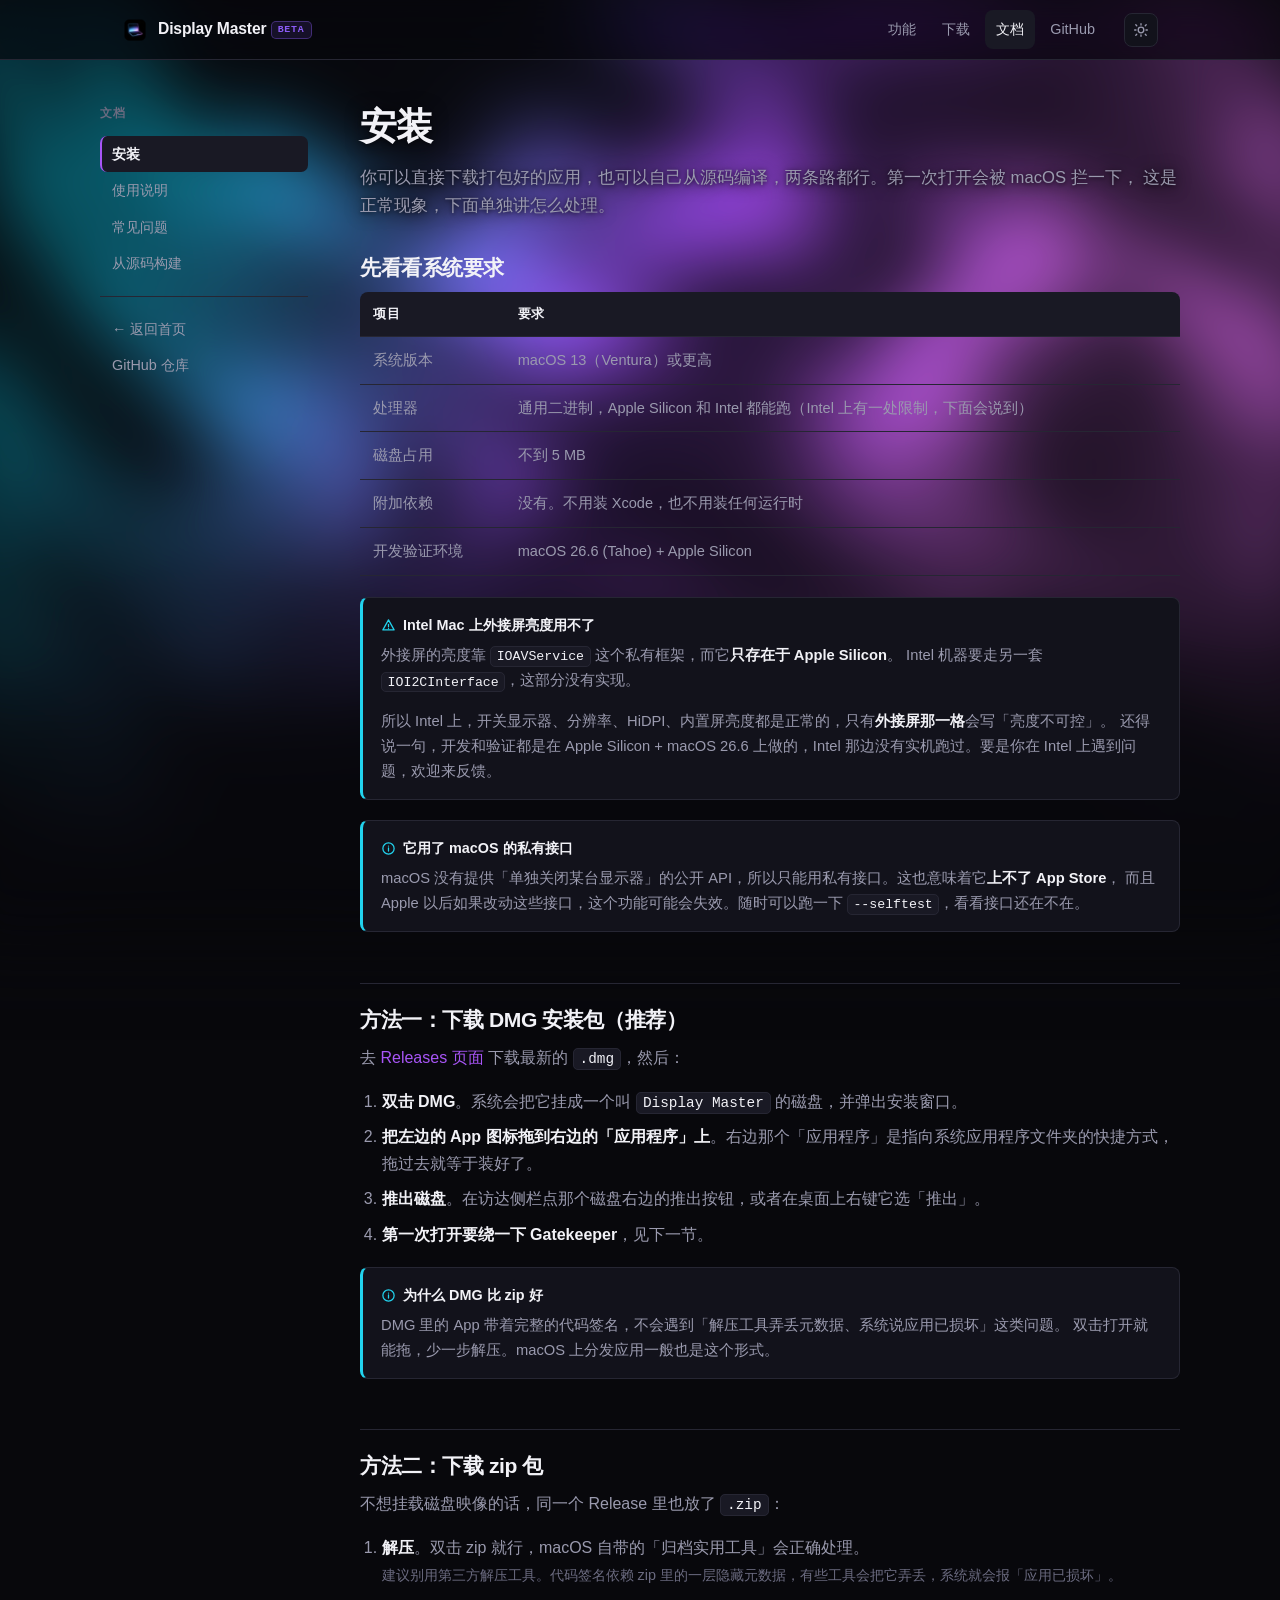
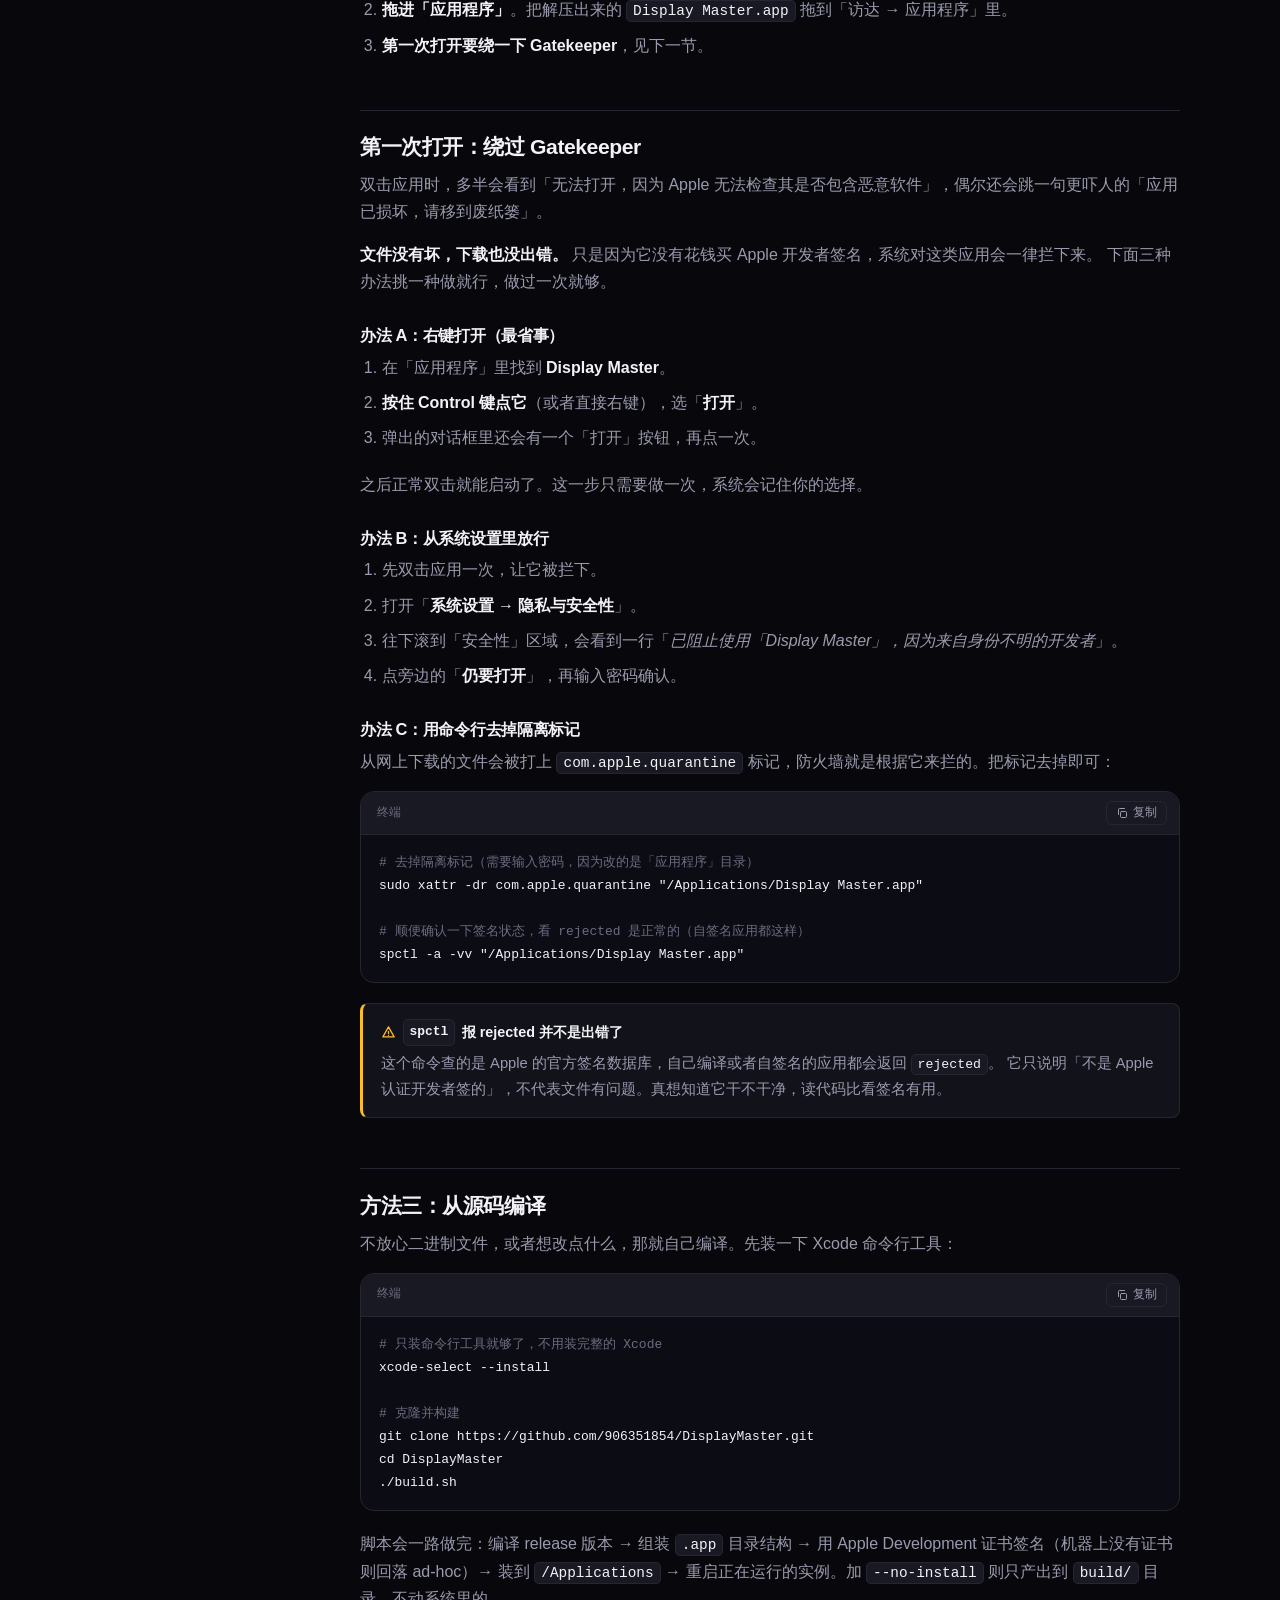
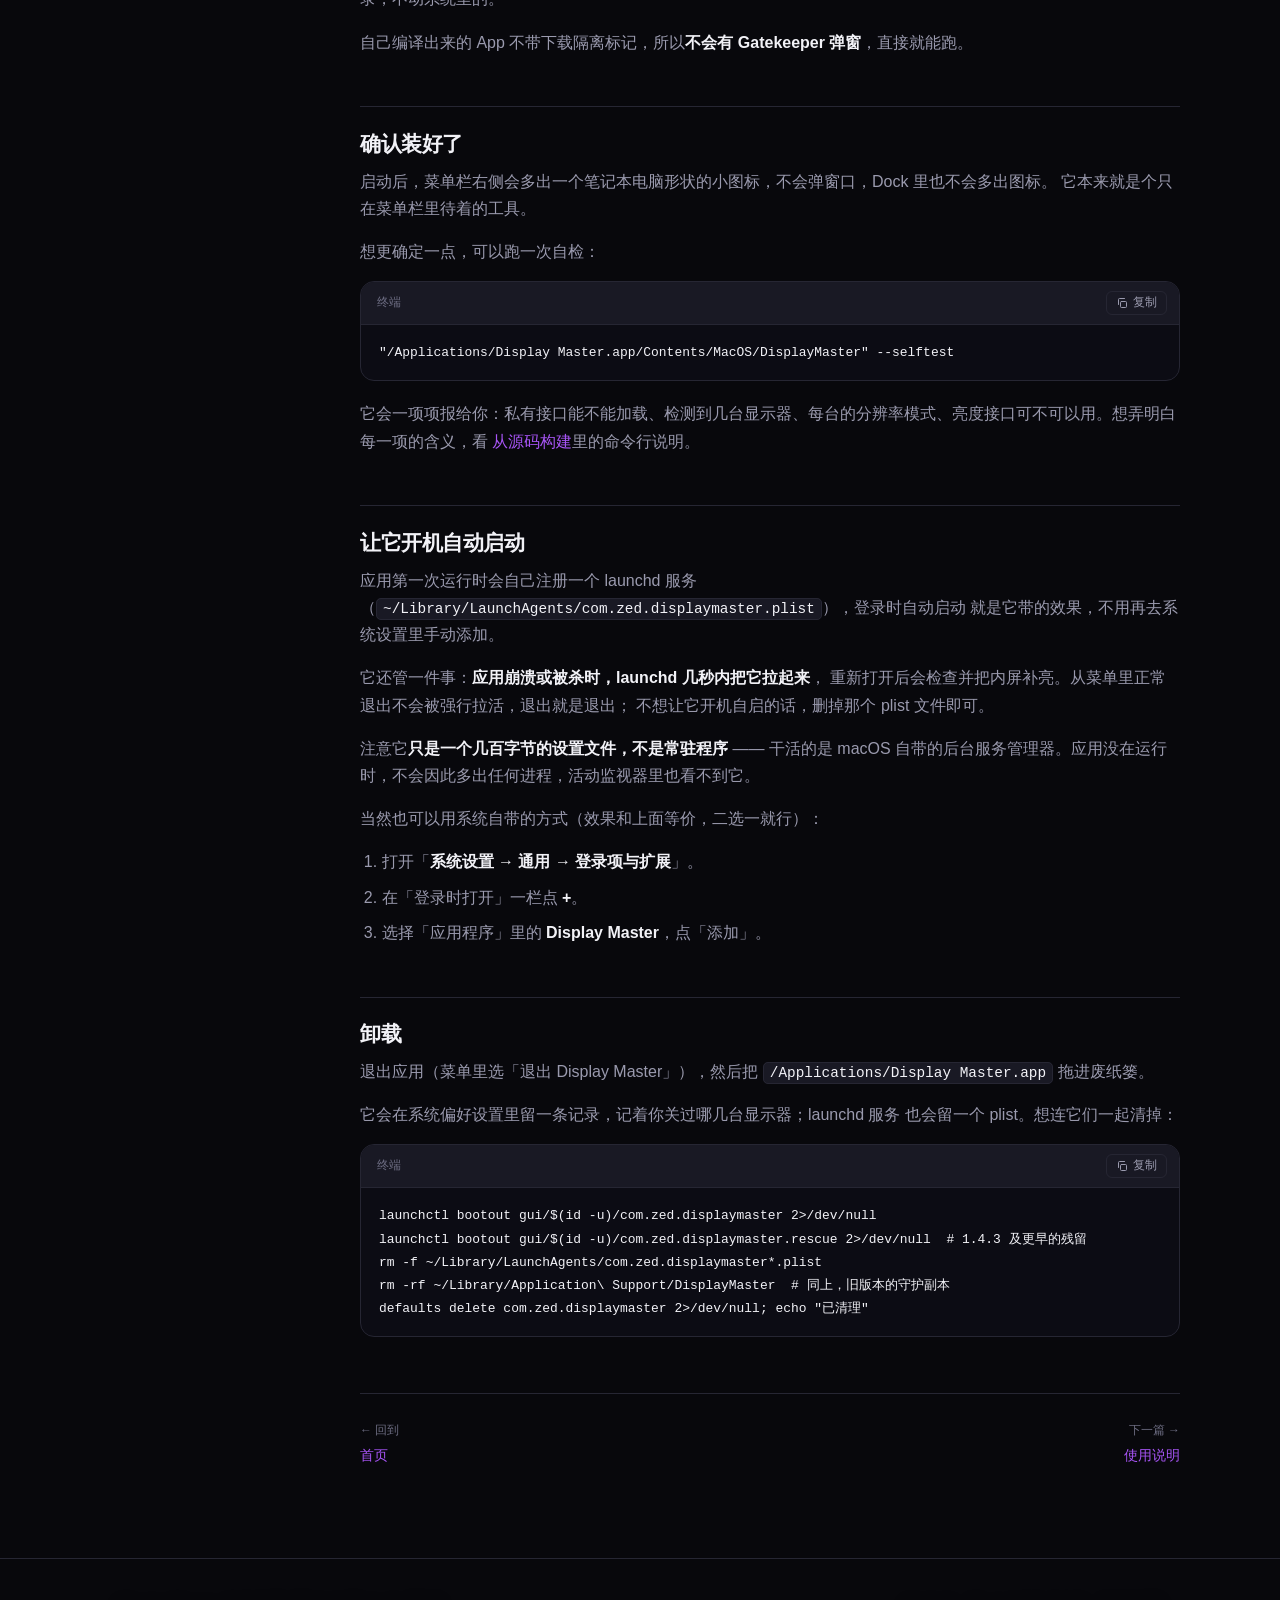
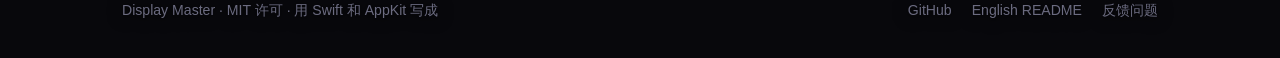
<file: docs/install.html>
<!DOCTYPE html>
<html lang="zh-CN" data-theme="dark">
<head>
<meta charset="utf-8">
<meta name="viewport" content="width=device-width, initial-scale=1">
<title>安装 — Display Master</title>
<meta name="description" content="Display Master 安装说明：下载、放置、绕过 Gatekeeper 的三种办法，以及如何确认安装成功。">
<meta name="theme-color" content="#08080c">
<link rel="icon" href="icon.png">
<link rel="apple-touch-icon" href="icon.png">
<link rel="stylesheet" href="assets/style.css">
<script>
  (function () {
    try {
      var t = localStorage.getItem('dm-theme');
      document.documentElement.setAttribute('data-theme', t === 'light' ? 'light' : 'dark');
    } catch (e) {}
  })();
</script>
</head>
<body>

<!-- 动态流光背景：着色器在 assets/flow.js，取不到 WebGL 时自动退回 CSS 兜底 -->
<canvas class="fx" aria-hidden="true"></canvas>

<nav class="nav">
  <div class="wrap nav-inner">
    <a class="nav-brand" href="index.html">
      <img src="icon.png" alt="Display Master 图标">
      <span>Display Master
      <sup class="beta-chip">Beta</sup></span>
    </a>
    <div class="nav-links">
      <a href="index.html#features">功能</a>
      <a href="index.html#download">下载</a>
      <a href="install.html">文档</a>
      <a href="https://github.com/906351854/DisplayMaster" target="_blank" rel="noopener">GitHub</a>
    </div>
    <button class="theme-btn" type="button" aria-label="切换主题"></button>
    <button class="nav-toggle" type="button" aria-label="展开菜单">
      <svg viewBox="0 0 24 24" fill="none" stroke="currentColor" stroke-width="2" stroke-linecap="round"><path d="M3 6h18M3 12h18M3 18h18"/></svg>
    </button>
  </div>
</nav>

<div class="wrap doc-layout">

  <aside class="doc-side">
    <div class="doc-side-title">文档</div>
    <a href="install.html">安装</a>
    <a href="usage.html">使用说明</a>
    <a href="faq.html">常见问题</a>
    <a href="build.html">从源码构建</a>
    <div class="divider"></div>
    <a href="index.html">← 返回首页</a>
    <a href="https://github.com/906351854/DisplayMaster" target="_blank" rel="noopener">GitHub 仓库</a>
  </aside>

  <main class="doc-body">

    <h1>安装</h1>
    <p class="doc-lead">
      你可以直接下载打包好的应用，也可以自己从源码编译，两条路都行。第一次打开会被 macOS 拦一下，
      这是正常现象，下面单独讲怎么处理。
    </p>

    <h2>先看看系统要求</h2>

    <table>
      <thead>
        <tr><th>项目</th><th>要求</th></tr>
      </thead>
      <tbody>
        <tr><td>系统版本</td><td>macOS 13（Ventura）或更高</td></tr>
        <tr><td>处理器</td><td>通用二进制，Apple Silicon 和 Intel 都能跑（Intel 上有一处限制，下面会说到）</td></tr>
        <tr><td>磁盘占用</td><td>不到 5 MB</td></tr>
        <tr><td>附加依赖</td><td>没有。不用装 Xcode，也不用装任何运行时</td></tr>
        <tr><td>开发验证环境</td><td>macOS 26.6 (Tahoe) + Apple Silicon</td></tr>
      </tbody>
    </table>

    <div class="note">
      <div class="note-title">
        <svg viewBox="0 0 24 24" fill="none" stroke="currentColor" stroke-width="2" stroke-linecap="round" stroke-linejoin="round"><path d="M12 3l9 16H3z"/><path d="M12 10v4M12 17h.01"/></svg>
        Intel Mac 上外接屏亮度用不了
      </div>
      <p>外接屏的亮度靠 <code>IOAVService</code> 这个私有框架，而它<strong>只存在于 Apple Silicon</strong>。
      Intel 机器要走另一套 <code>IOI2CInterface</code>，这部分没有实现。</p>
      <p>所以 Intel 上，开关显示器、分辨率、HiDPI、内置屏亮度都是正常的，只有<strong>外接屏那一格</strong>会写「亮度不可控」。
      还得说一句，开发和验证都是在 Apple Silicon + macOS 26.6 上做的，Intel 那边没有实机跑过。要是你在 Intel 上遇到问题，欢迎来反馈。</p>
    </div>

    <div class="note">
      <div class="note-title">
        <svg viewBox="0 0 24 24" fill="none" stroke="currentColor" stroke-width="2" stroke-linecap="round" stroke-linejoin="round"><circle cx="12" cy="12" r="9"/><path d="M12 11v5M12 8h.01"/></svg>
        它用了 macOS 的私有接口
      </div>
      <p>macOS 没有提供「单独关闭某台显示器」的公开 API，所以只能用私有接口。这也意味着它<strong>上不了 App Store</strong>，
      而且 Apple 以后如果改动这些接口，这个功能可能会失效。随时可以跑一下 <code>--selftest</code>，看看接口还在不在。</p>
    </div>

    <h2>方法一：下载 DMG 安装包（推荐）</h2>

    <p>去 <a href="https://github.com/906351854/DisplayMaster/releases/latest" target="_blank" rel="noopener">Releases 页面</a>
    下载最新的 <code>.dmg</code>，然后：</p>

    <ol>
      <li><strong>双击 DMG</strong>。系统会把它挂成一个叫 <code>Display Master</code> 的磁盘，并弹出安装窗口。</li>
      <li><strong>把左边的 App 图标拖到右边的「应用程序」上</strong>。右边那个「应用程序」是指向系统应用程序文件夹的快捷方式，
        拖过去就等于装好了。</li>
      <li><strong>推出磁盘</strong>。在访达侧栏点那个磁盘右边的推出按钮，或者在桌面上右键它选「推出」。</li>
      <li><strong>第一次打开要绕一下 Gatekeeper</strong>，见下一节。</li>
    </ol>

    <div class="note">
      <div class="note-title">
        <svg viewBox="0 0 24 24" fill="none" stroke="currentColor" stroke-width="2" stroke-linecap="round" stroke-linejoin="round"><circle cx="12" cy="12" r="9"/><path d="M12 11v5M12 8h.01"/></svg>
        为什么 DMG 比 zip 好
      </div>
      <p>DMG 里的 App 带着完整的代码签名，不会遇到「解压工具弄丢元数据、系统说应用已损坏」这类问题。
      双击打开就能拖，少一步解压。macOS 上分发应用一般也是这个形式。</p>
    </div>

    <h2>方法二：下载 zip 包</h2>

    <p>不想挂载磁盘映像的话，同一个 Release 里也放了 <code>.zip</code>：</p>

    <ol>
      <li><strong>解压</strong>。双击 zip 就行，macOS 自带的「归档实用工具」会正确处理。
        <br><span style="color:var(--text-dim);font-size:.9em">建议别用第三方解压工具。代码签名依赖 zip 里的一层隐藏元数据，有些工具会把它弄丢，系统就会报「应用已损坏」。</span>
      </li>
      <li><strong>拖进「应用程序」</strong>。把解压出来的 <code>Display Master.app</code> 拖到「访达 → 应用程序」里。</li>
      <li><strong>第一次打开要绕一下 Gatekeeper</strong>，见下一节。</li>
    </ol>

    <h2>第一次打开：绕过 Gatekeeper</h2>

    <p>双击应用时，多半会看到「无法打开，因为 Apple 无法检查其是否包含恶意软件」，偶尔还会跳一句更吓人的「应用已损坏，请移到废纸篓」。</p>

    <p><strong>文件没有坏，下载也没出错。</strong> 只是因为它没有花钱买 Apple 开发者签名，系统对这类应用会一律拦下来。
    下面三种办法挑一种做就行，做过一次就够。</p>

    <h3>办法 A：右键打开（最省事）</h3>

    <ol>
      <li>在「应用程序」里找到 <strong>Display Master</strong>。</li>
      <li><strong>按住 Control 键点它</strong>（或者直接右键），选「<strong>打开</strong>」。</li>
      <li>弹出的对话框里还会有一个「打开」按钮，再点一次。</li>
    </ol>

    <p>之后正常双击就能启动了。这一步只需要做一次，系统会记住你的选择。</p>

    <h3>办法 B：从系统设置里放行</h3>

    <ol>
      <li>先双击应用一次，让它被拦下。</li>
      <li>打开「<strong>系统设置 → 隐私与安全性</strong>」。</li>
      <li>往下滚到「安全性」区域，会看到一行「<em>已阻止使用「Display Master」，因为来自身份不明的开发者</em>」。</li>
      <li>点旁边的「<strong>仍要打开</strong>」，再输入密码确认。</li>
    </ol>

    <h3>办法 C：用命令行去掉隔离标记</h3>

    <p>从网上下载的文件会被打上 <code>com.apple.quarantine</code> 标记，防火墙就是根据它来拦的。把标记去掉即可：</p>

    <div class="code">
      <div class="code-head">终端</div>
      <pre><code># 去掉隔离标记（需要输入密码，因为改的是「应用程序」目录）
sudo xattr -dr com.apple.quarantine "/Applications/Display Master.app"

# 顺便确认一下签名状态，看 rejected 是正常的（自签名应用都这样）
spctl -a -vv "/Applications/Display Master.app"</code></pre>
    </div>

    <div class="note warn">
      <div class="note-title">
        <svg viewBox="0 0 24 24" fill="none" stroke="currentColor" stroke-width="2" stroke-linecap="round" stroke-linejoin="round"><path d="M12 3l9 16H3z"/><path d="M12 10v4M12 17h.01"/></svg>
        <code>spctl</code> 报 rejected 并不是出错了
      </div>
      <p>这个命令查的是 Apple 的官方签名数据库，自己编译或者自签名的应用都会返回 <code>rejected</code>。
      它只说明「不是 Apple 认证开发者签的」，不代表文件有问题。真想知道它干不干净，读代码比看签名有用。</p>
    </div>

    <h2>方法三：从源码编译</h2>

    <p>不放心二进制文件，或者想改点什么，那就自己编译。先装一下 Xcode 命令行工具：</p>

    <div class="code">
      <div class="code-head">终端</div>
      <pre><code># 只装命令行工具就够了，不用装完整的 Xcode
xcode-select --install

# 克隆并构建
git clone https://github.com/906351854/DisplayMaster.git
cd DisplayMaster
./build.sh</code></pre>
    </div>

    <p>脚本会一路做完：编译 release 版本 → 组装 <code>.app</code> 目录结构 → 用 Apple Development
    证书签名（机器上没有证书则回落 ad-hoc）→ 装到
    <code>/Applications</code> → 重启正在运行的实例。加 <code>--no-install</code> 则只产出到 <code>build/</code> 目录，不动系统里的。</p>

    <p>自己编译出来的 App 不带下载隔离标记，所以<strong>不会有 Gatekeeper 弹窗</strong>，直接就能跑。</p>

    <h2>确认装好了</h2>

    <p>启动后，菜单栏右侧会多出一个笔记本电脑形状的小图标，不会弹窗口，Dock 里也不会多出图标。
    它本来就是个只在菜单栏里待着的工具。</p>

    <p>想更确定一点，可以跑一次自检：</p>

    <div class="code">
      <div class="code-head">终端</div>
      <pre><code>"/Applications/Display Master.app/Contents/MacOS/DisplayMaster" --selftest</code></pre>
    </div>

    <p>它会一项项报给你：私有接口能不能加载、检测到几台显示器、每台的分辨率模式、亮度接口可不可以用。想弄明白每一项的含义，看
    <a href="build.html">从源码构建</a>里的命令行说明。</p>

    <h2>让它开机自动启动</h2>

    <p>应用第一次运行时会自己注册一个 launchd 服务
    （<code>~/Library/LaunchAgents/com.zed.displaymaster.plist</code>），登录时自动启动
    就是它带的效果，不用再去系统设置里手动添加。</p>

    <p>它还管一件事：<strong>应用崩溃或被杀时，launchd 几秒内把它拉起来</strong>，
    重新打开后会检查并把内屏补亮。从菜单里正常退出不会被强行拉活，退出就是退出；
    不想让它开机自启的话，删掉那个 plist 文件即可。</p>

    <p>注意它<strong>只是一个几百字节的设置文件，不是常驻程序</strong> —— 干活的是
    macOS 自带的后台服务管理器。应用没在运行时，不会因此多出任何进程，活动监视器里也看不到它。</p>

    <p>当然也可以用系统自带的方式（效果和上面等价，二选一就行）：</p>

    <ol>
      <li>打开「<strong>系统设置 → 通用 → 登录项与扩展</strong>」。</li>
      <li>在「登录时打开」一栏点 <strong>+</strong>。</li>
      <li>选择「应用程序」里的 <strong>Display Master</strong>，点「添加」。</li>
    </ol>

    <h2>卸载</h2>

    <p>退出应用（菜单里选「退出 Display Master」），然后把 <code>/Applications/Display Master.app</code> 拖进废纸篓。</p>

    <p>它会在系统偏好设置里留一条记录，记着你关过哪几台显示器；launchd 服务
    也会留一个 plist。想连它们一起清掉：</p>

    <div class="code">
      <div class="code-head">终端</div>
      <pre><code>launchctl bootout gui/$(id -u)/com.zed.displaymaster 2>/dev/null
launchctl bootout gui/$(id -u)/com.zed.displaymaster.rescue 2>/dev/null  # 1.4.3 及更早的残留
rm -f ~/Library/LaunchAgents/com.zed.displaymaster*.plist
rm -rf ~/Library/Application\ Support/DisplayMaster  # 同上，旧版本的守护副本
defaults delete com.zed.displaymaster 2>/dev/null; echo "已清理"</code></pre>
    </div>

    <div class="doc-nav">
      <a href="index.html">
        <span class="dir">← 回到</span>
        首页
      </a>
      <a class="next" href="usage.html">
        <span class="dir">下一篇 →</span>
        使用说明
      </a>
    </div>

  </main>
</div>

<footer class="footer">
  <div class="wrap footer-inner">
    <div>Display Master · MIT 许可 · 用 Swift 和 AppKit 写成</div>
    <div class="footer-links">
      <a href="https://github.com/906351854/DisplayMaster" target="_blank" rel="noopener">GitHub</a>
      <a href="https://github.com/906351854/DisplayMaster/blob/main/README.md" target="_blank" rel="noopener">English README</a>
      <a href="https://github.com/906351854/DisplayMaster/issues" target="_blank" rel="noopener">反馈问题</a>
    </div>
  </div>
</footer>

<script src="assets/app.js"></script>
<script src="assets/flow.js"></script>
</body>
</html>
</file>
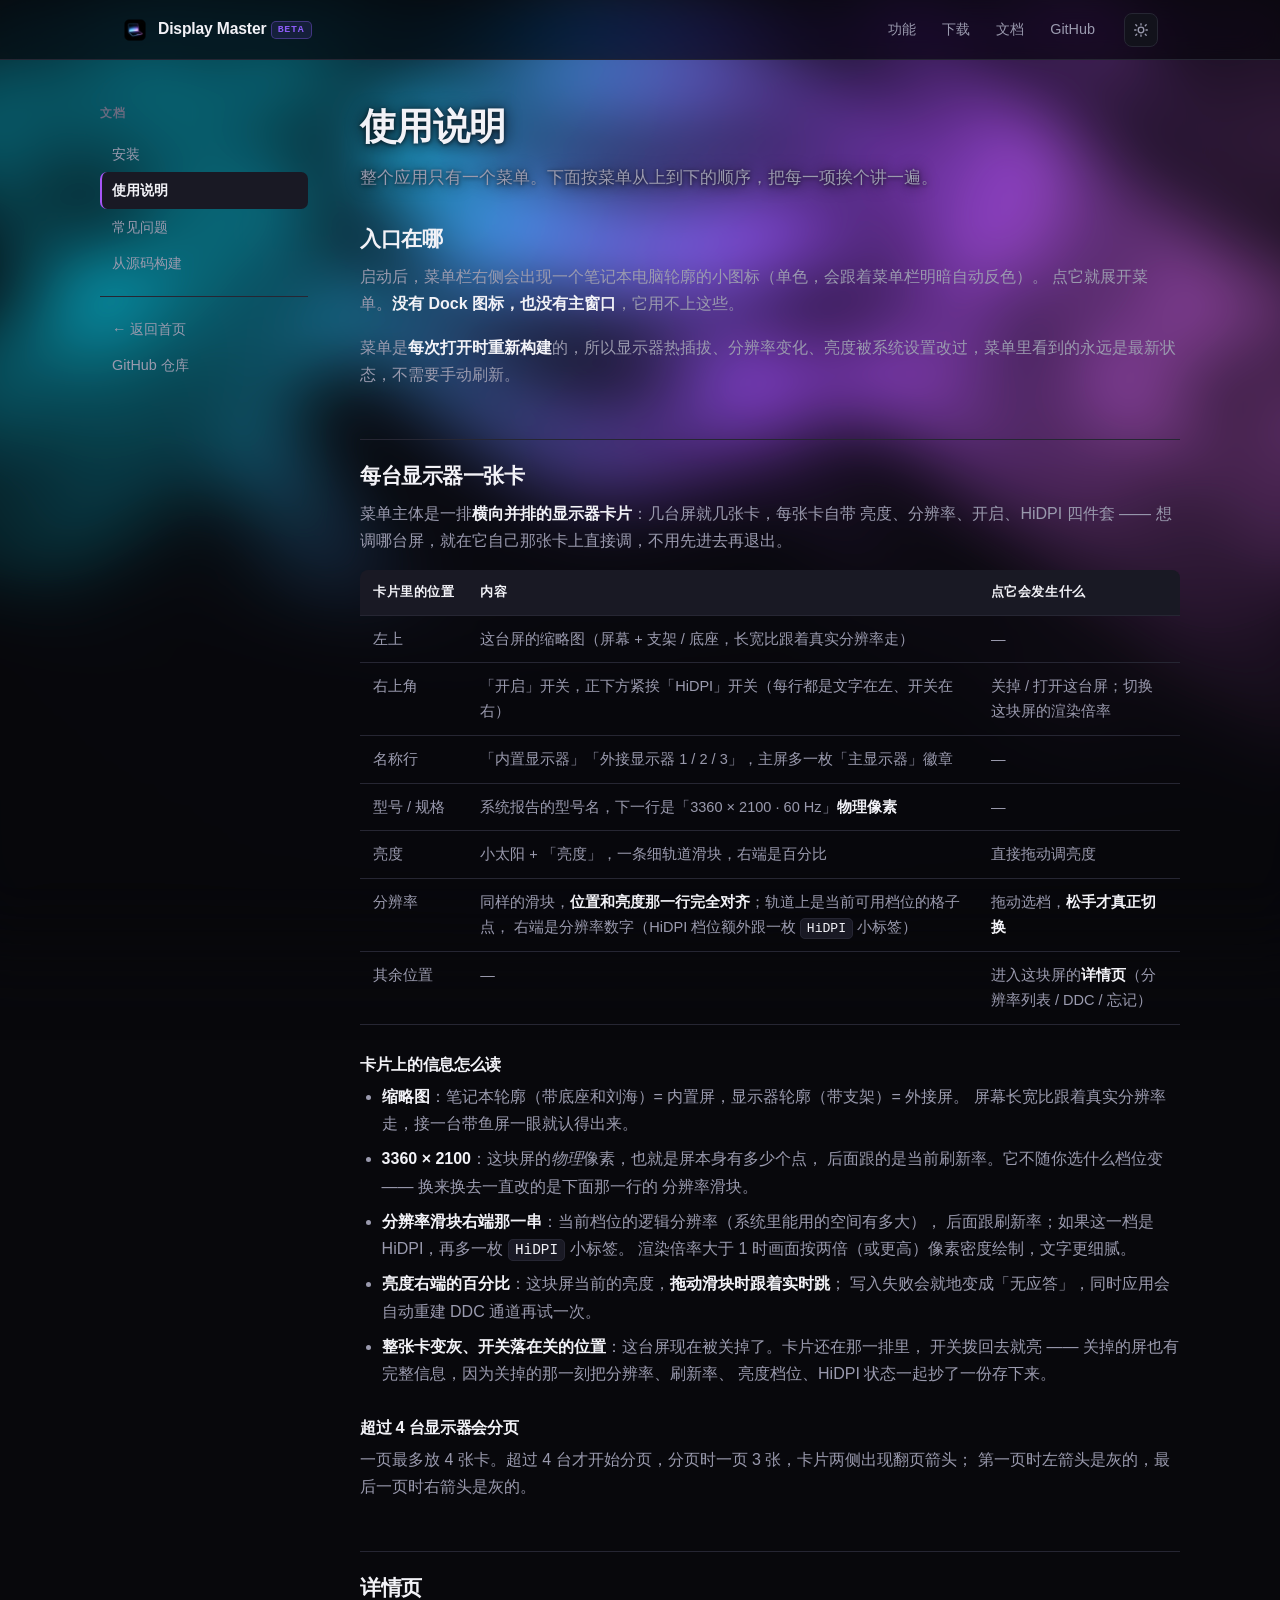
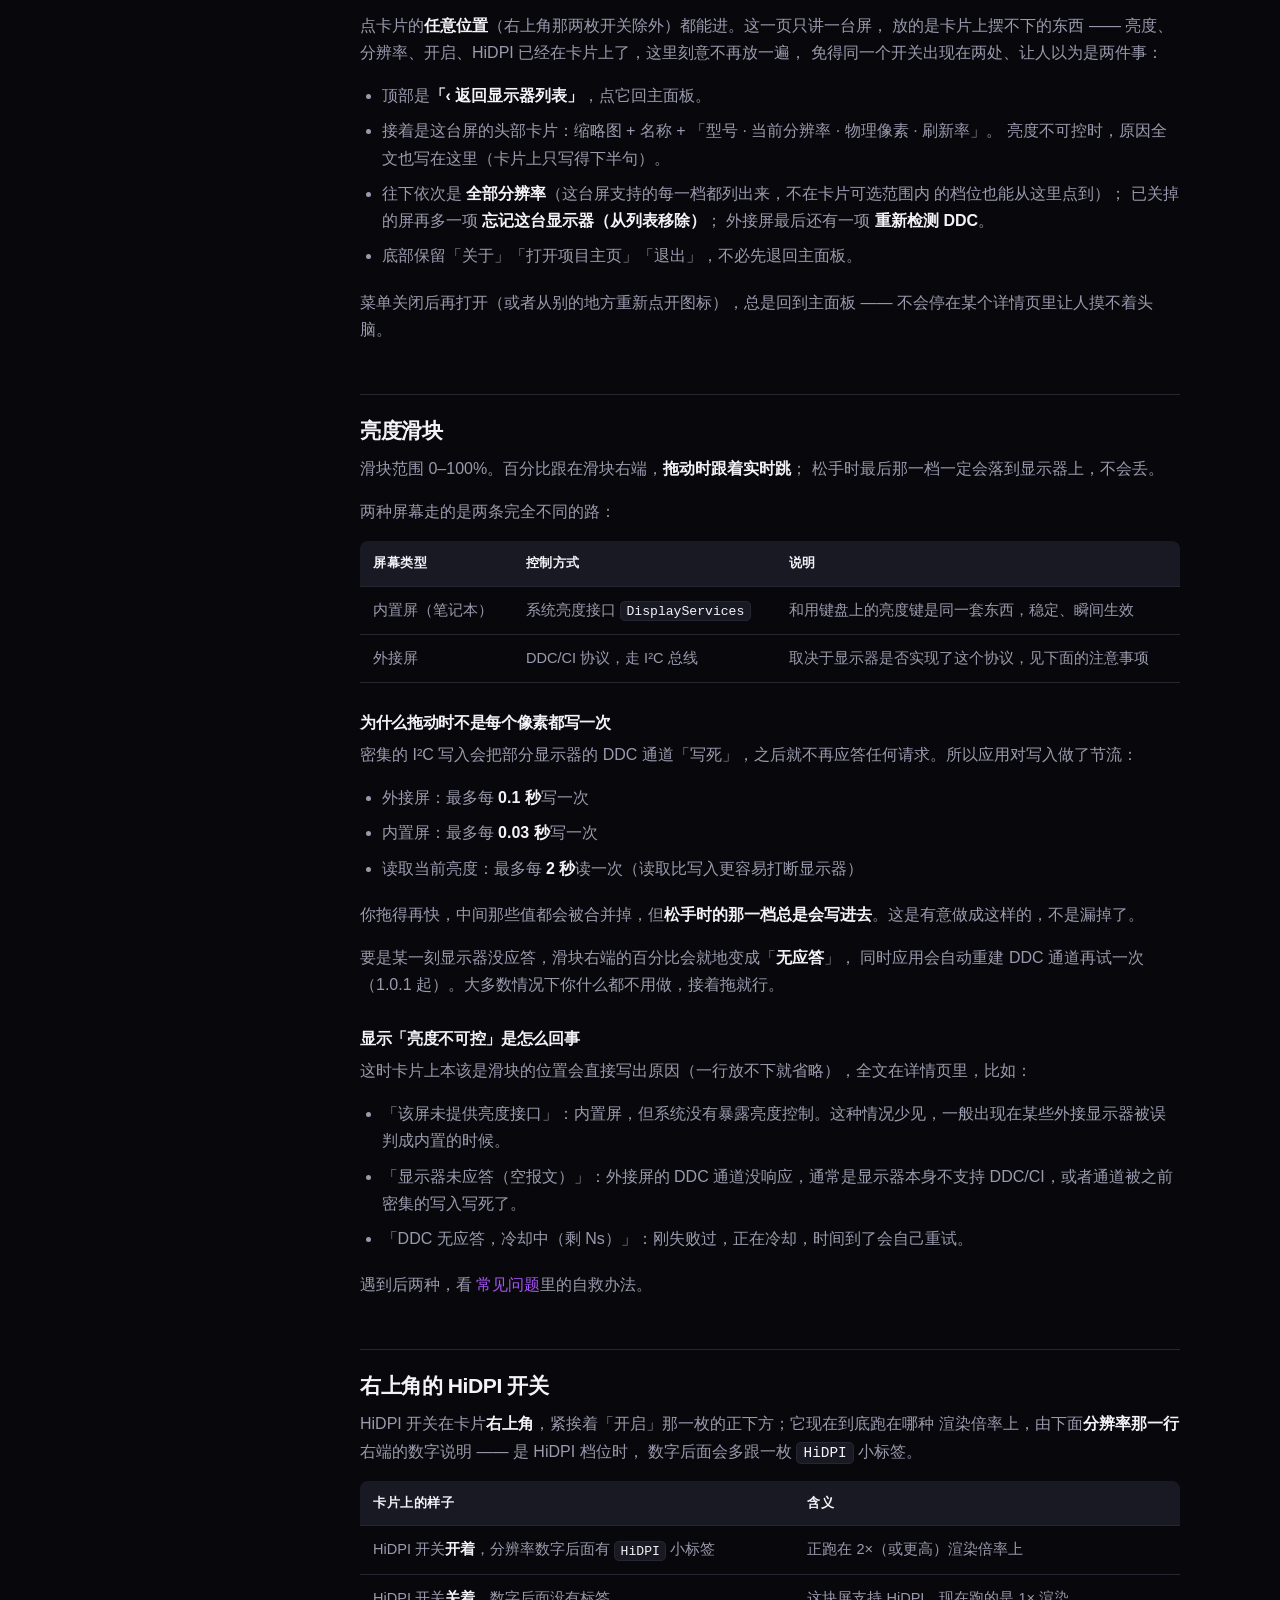
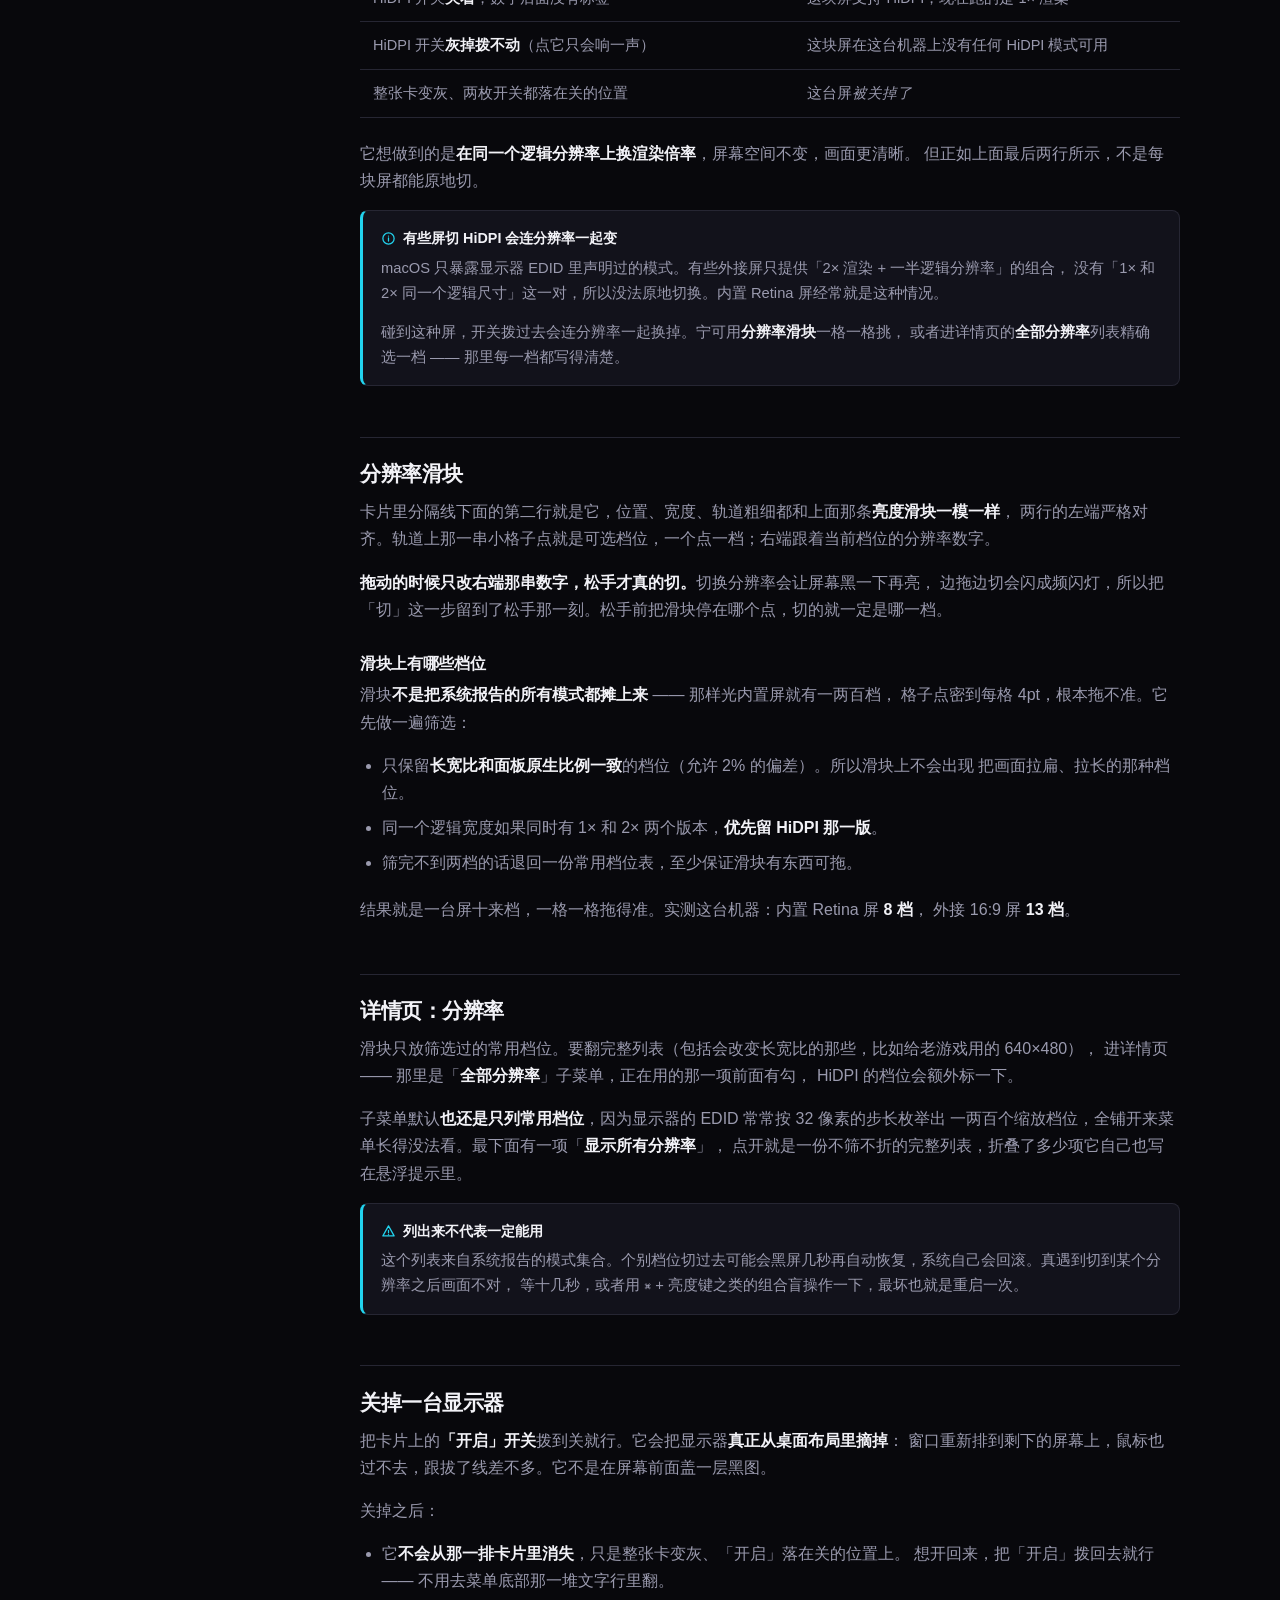
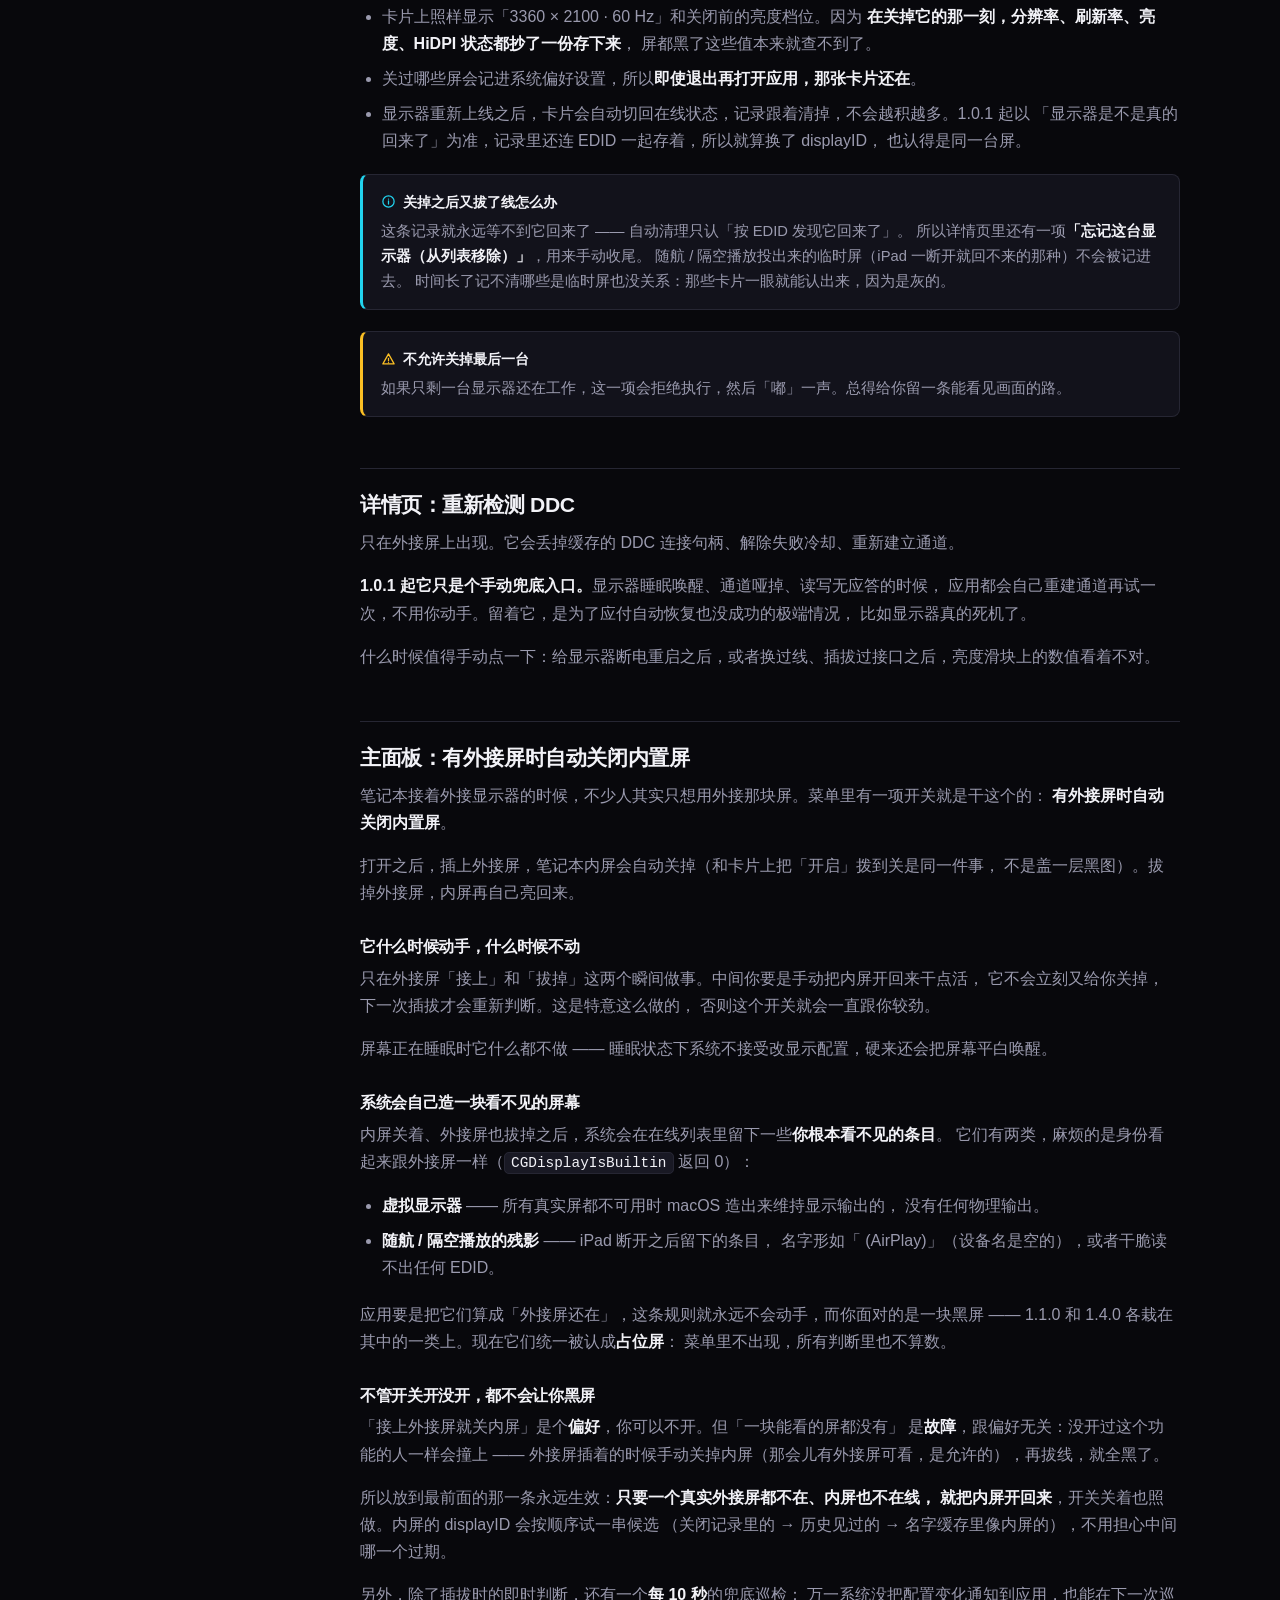
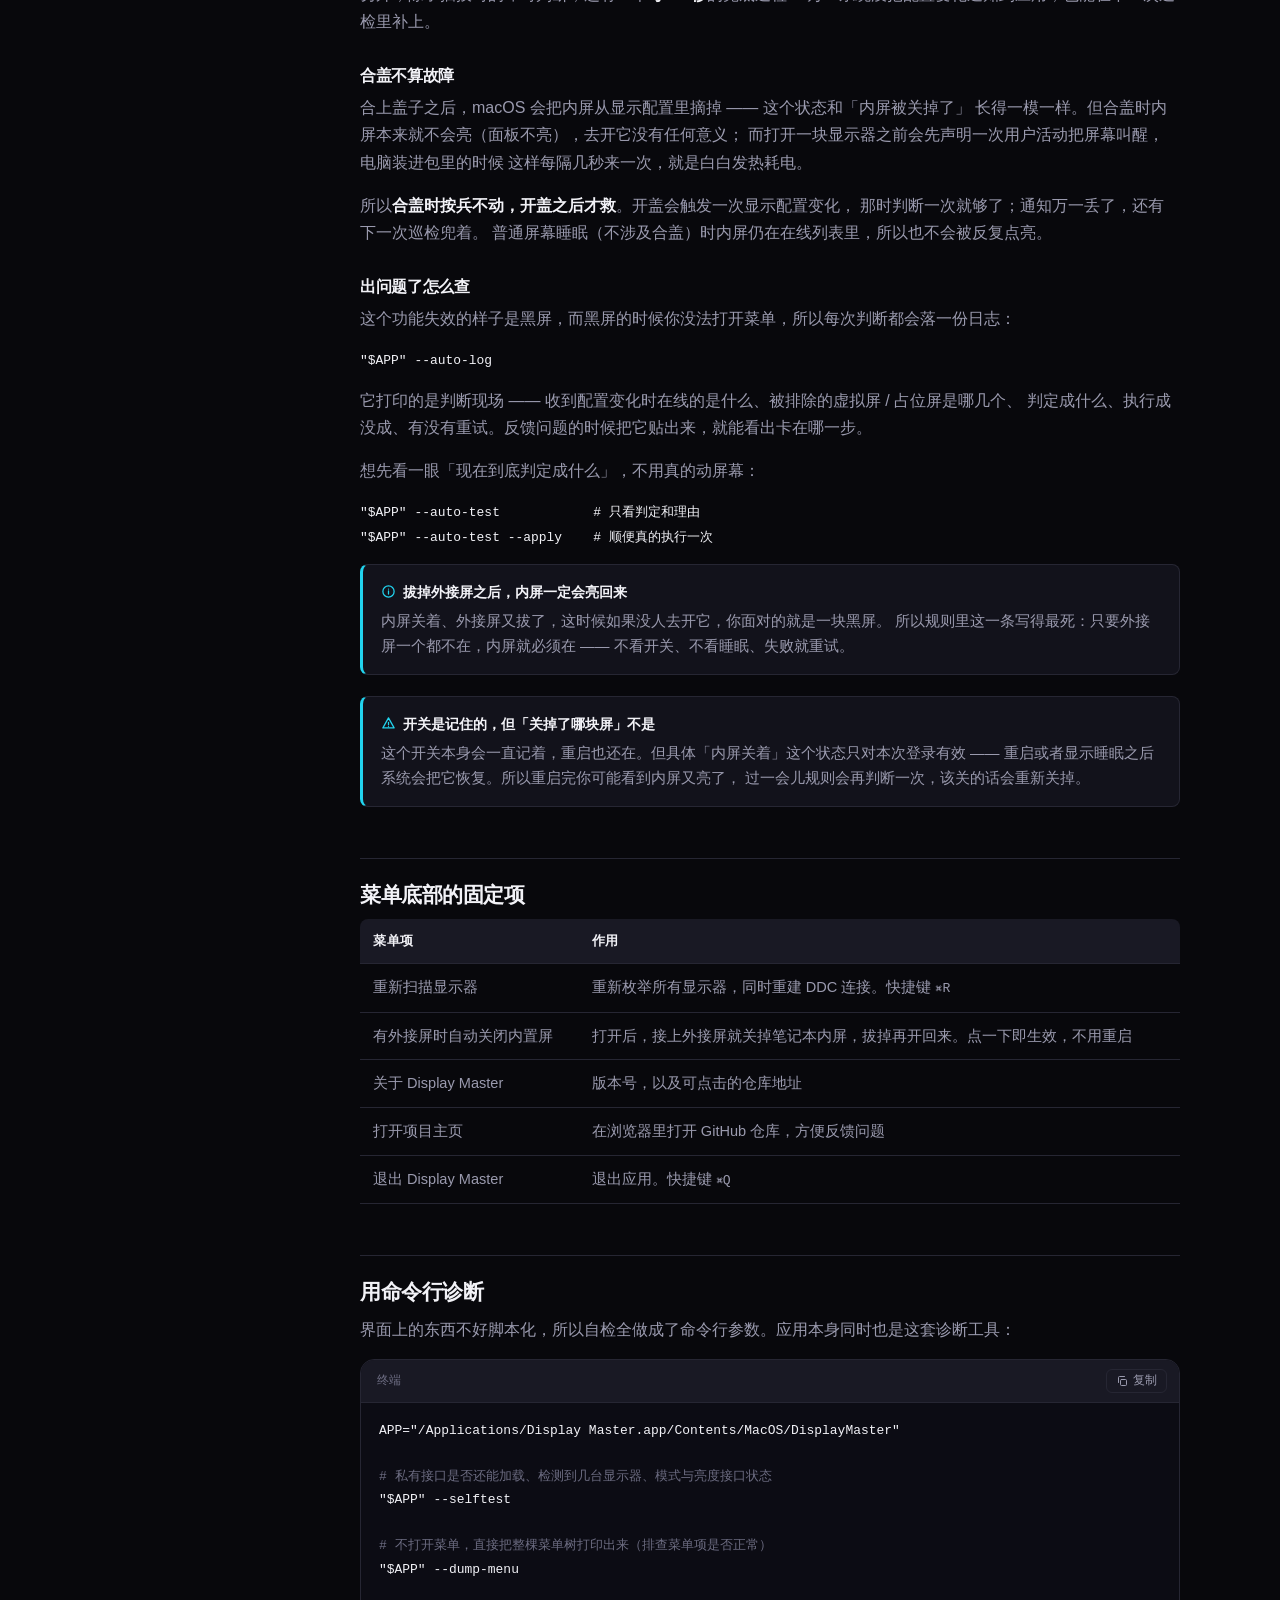
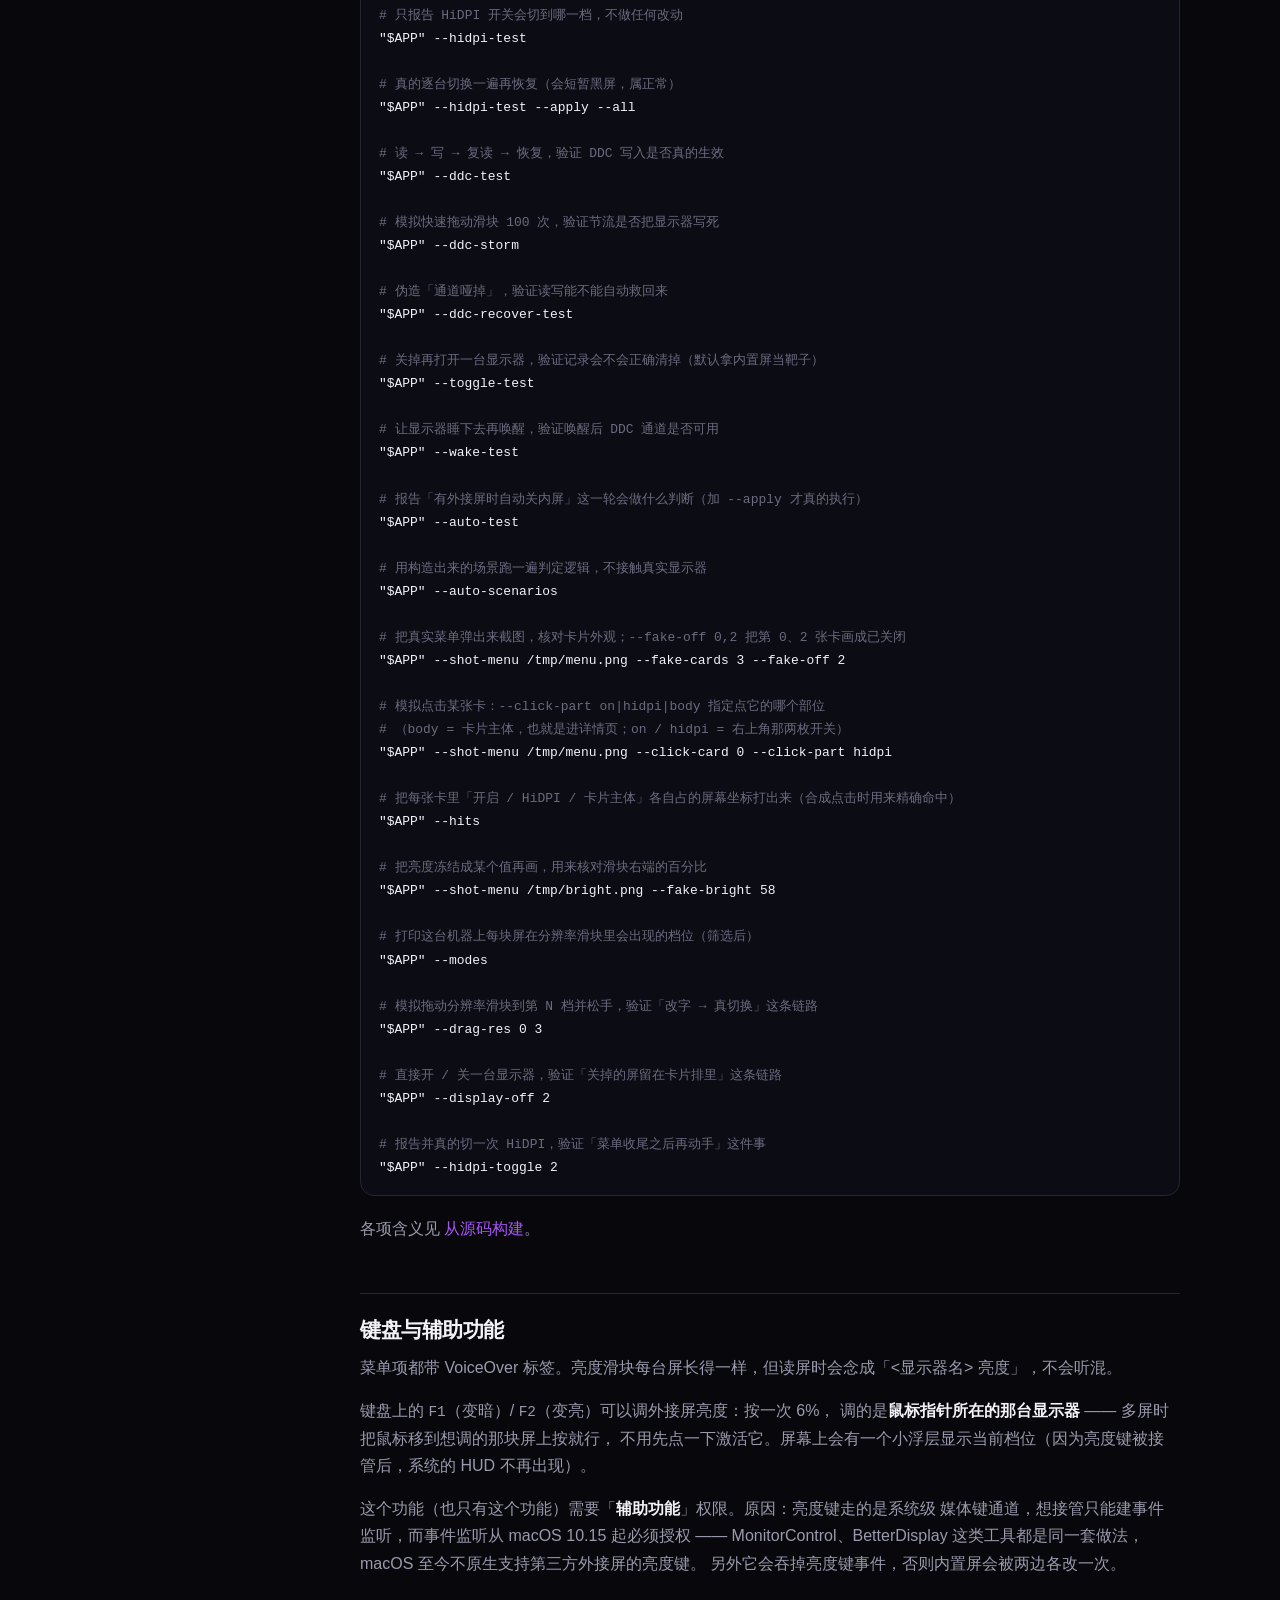
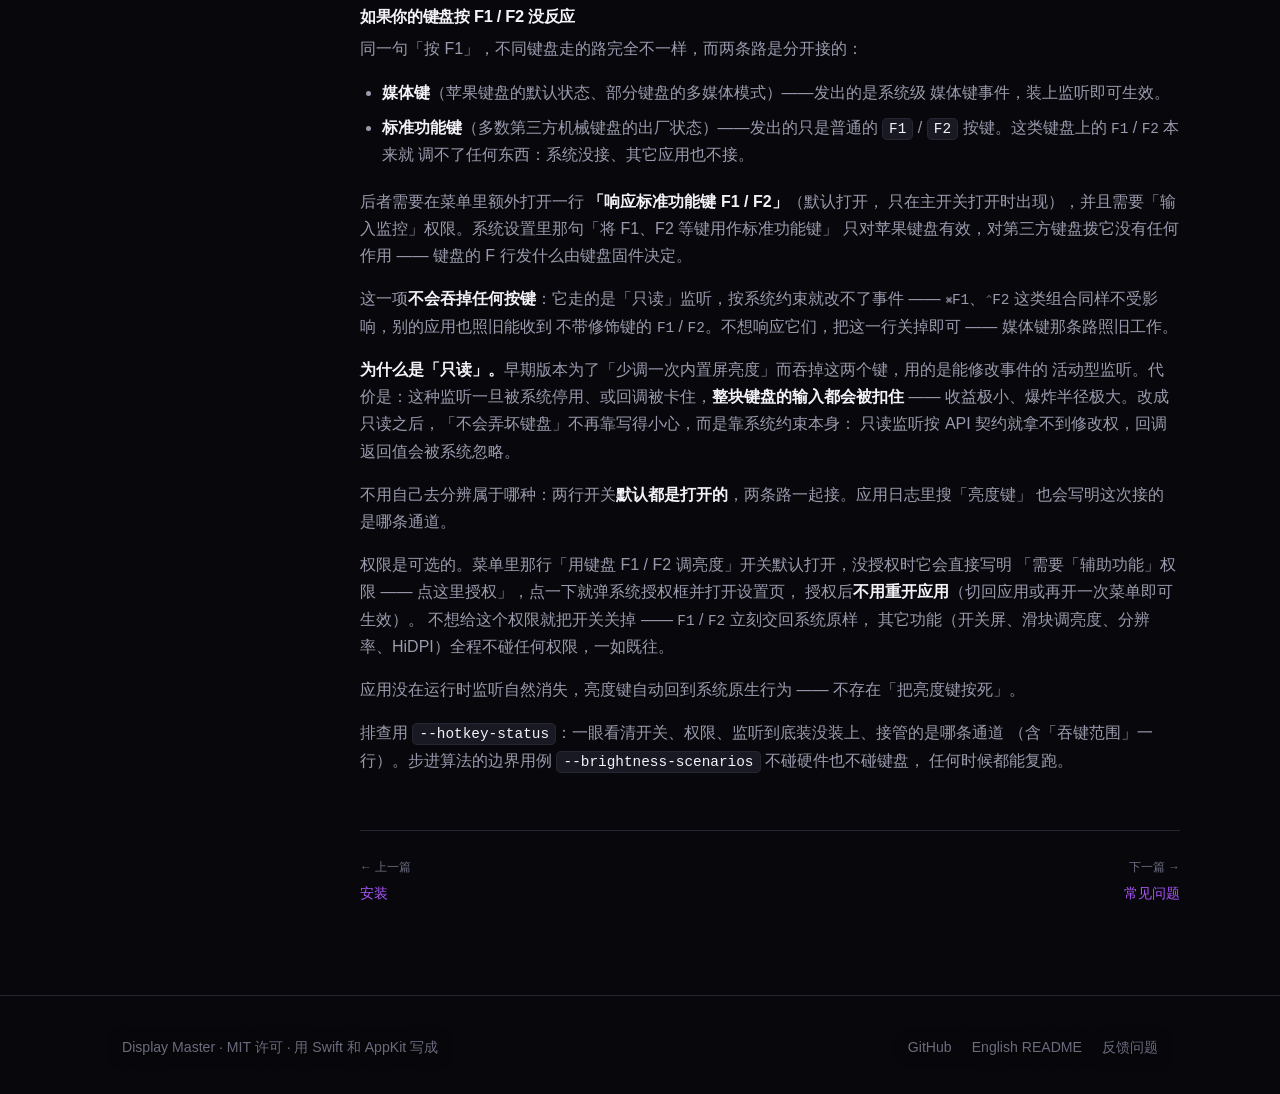
<file: docs/usage.html>
<!DOCTYPE html>
<html lang="zh-CN" data-theme="dark">
<head>
<meta charset="utf-8">
<meta name="viewport" content="width=device-width, initial-scale=1">
<title>使用说明 — Display Master</title>
<meta name="description" content="Display Master 使用说明：菜单里每一项的作用，亮度、HiDPI、分辨率、开关显示器的具体用法。">
<meta name="theme-color" content="#08080c">
<link rel="icon" href="icon.png">
<link rel="apple-touch-icon" href="icon.png">
<link rel="stylesheet" href="assets/style.css">
<script>
  (function () {
    try {
      var t = localStorage.getItem('dm-theme');
      document.documentElement.setAttribute('data-theme', t === 'light' ? 'light' : 'dark');
    } catch (e) {}
  })();
</script>
</head>
<body>

<!-- 动态流光背景：着色器在 assets/flow.js，取不到 WebGL 时自动退回 CSS 兜底 -->
<canvas class="fx" aria-hidden="true"></canvas>

<nav class="nav">
  <div class="wrap nav-inner">
    <a class="nav-brand" href="index.html">
      <img src="icon.png" alt="Display Master 图标">
      <span>Display Master
      <sup class="beta-chip">Beta</sup></span>
    </a>
    <div class="nav-links">
      <a href="index.html#features">功能</a>
      <a href="index.html#download">下载</a>
      <a href="install.html">文档</a>
      <a href="https://github.com/906351854/DisplayMaster" target="_blank" rel="noopener">GitHub</a>
    </div>
    <button class="theme-btn" type="button" aria-label="切换主题"></button>
    <button class="nav-toggle" type="button" aria-label="展开菜单">
      <svg viewBox="0 0 24 24" fill="none" stroke="currentColor" stroke-width="2" stroke-linecap="round"><path d="M3 6h18M3 12h18M3 18h18"/></svg>
    </button>
  </div>
</nav>

<div class="wrap doc-layout">

  <aside class="doc-side">
    <div class="doc-side-title">文档</div>
    <a href="install.html">安装</a>
    <a href="usage.html">使用说明</a>
    <a href="faq.html">常见问题</a>
    <a href="build.html">从源码构建</a>
    <div class="divider"></div>
    <a href="index.html">← 返回首页</a>
    <a href="https://github.com/906351854/DisplayMaster" target="_blank" rel="noopener">GitHub 仓库</a>
  </aside>

  <main class="doc-body">

    <h1>使用说明</h1>
    <p class="doc-lead">
      整个应用只有一个菜单。下面按菜单从上到下的顺序，把每一项挨个讲一遍。
    </p>

    <h2>入口在哪</h2>

    <p>启动后，菜单栏右侧会出现一个笔记本电脑轮廓的小图标（单色，会跟着菜单栏明暗自动反色）。
    点它就展开菜单。<strong>没有 Dock 图标，也没有主窗口</strong>，它用不上这些。</p>

    <p>菜单是<strong>每次打开时重新构建</strong>的，所以显示器热插拔、分辨率变化、亮度被系统设置改过，菜单里看到的永远是最新状态，不需要手动刷新。</p>

    <h2>每台显示器一张卡</h2>

    <p>菜单主体是一排<strong>横向并排的显示器卡片</strong>：几台屏就几张卡，每张卡自带
    亮度、分辨率、开启、HiDPI 四件套 —— 想调哪台屏，就在它自己那张卡上直接调，不用先进去再退出。</p>

    <table class="t-parts">
      <thead>
        <tr><th>卡片里的位置</th><th>内容</th><th>点它会发生什么</th></tr>
      </thead>
      <tbody>
        <tr>
          <td>左上</td>
          <td>这台屏的缩略图（屏幕 + 支架 / 底座，长宽比跟着真实分辨率走）</td>
          <td>—</td>
        </tr>
        <tr>
          <td>右上角</td>
          <td>「开启」开关，正下方紧挨「HiDPI」开关（每行都是文字在左、开关在右）</td>
          <td>关掉 / 打开这台屏；切换这块屏的渲染倍率</td>
        </tr>
        <tr>
          <td>名称行</td>
          <td>「内置显示器」「外接显示器 1 / 2 / 3」，主屏多一枚「主显示器」徽章</td>
          <td>—</td>
        </tr>
        <tr>
          <td>型号 / 规格</td>
          <td>系统报告的型号名，下一行是「3360 × 2100 · 60 Hz」<strong>物理像素</strong></td>
          <td>—</td>
        </tr>
        <tr>
          <td>亮度</td>
          <td>小太阳 + 「亮度」，一条细轨道滑块，右端是百分比</td>
          <td>直接拖动调亮度</td>
        </tr>
        <tr>
          <td>分辨率</td>
          <td>同样的滑块，<strong>位置和亮度那一行完全对齐</strong>；轨道上是当前可用档位的格子点，
            右端是分辨率数字（HiDPI 档位额外跟一枚 <code>HiDPI</code> 小标签）</td>
          <td>拖动选档，<strong>松手才真正切换</strong></td>
        </tr>
        <tr>
          <td>其余位置</td>
          <td>—</td>
          <td>进入这块屏的<strong>详情页</strong>（分辨率列表 / DDC / 忘记）</td>
        </tr>
      </tbody>
    </table>

    <h3>卡片上的信息怎么读</h3>

    <ul>
      <li><strong>缩略图</strong>：笔记本轮廓（带底座和刘海）= 内置屏，显示器轮廓（带支架）= 外接屏。
        屏幕长宽比跟着真实分辨率走，接一台带鱼屏一眼就认得出来。</li>
      <li><strong>3360 × 2100</strong>：这块屏的<em>物理</em>像素，也就是屏本身有多少个点，
        后面跟的是当前刷新率。它不随你选什么档位变 —— 换来换去一直改的是下面那一行的
        分辨率滑块。</li>
      <li><strong>分辨率滑块右端那一串</strong>：当前档位的逻辑分辨率（系统里能用的空间有多大），
        后面跟刷新率；如果这一档是 HiDPI，再多一枚 <code>HiDPI</code> 小标签。
        渲染倍率大于 1 时画面按两倍（或更高）像素密度绘制，文字更细腻。</li>
      <li><strong>亮度右端的百分比</strong>：这块屏当前的亮度，<strong>拖动滑块时跟着实时跳</strong>；
        写入失败会就地变成「无应答」，同时应用会自动重建 DDC 通道再试一次。</li>
      <li><strong>整张卡变灰、开关落在关的位置</strong>：这台屏现在被关掉了。卡片还在那一排里，
        开关拨回去就亮 —— 关掉的屏也有完整信息，因为关掉的那一刻把分辨率、刷新率、
        亮度档位、HiDPI 状态一起抄了一份存下来。</li>
    </ul>

    <h3>超过 4 台显示器会分页</h3>

    <p>一页最多放 4 张卡。超过 4 台才开始分页，分页时一页 3 张，卡片两侧出现翻页箭头；
    第一页时左箭头是灰的，最后一页时右箭头是灰的。</p>

    <h2>详情页</h2>

    <p>点卡片的<strong>任意位置</strong>（右上角那两枚开关除外）都能进。这一页只讲一台屏，
    放的是卡片上摆不下的东西 —— 亮度、分辨率、开启、HiDPI 已经在卡片上了，这里刻意不再放一遍，
    免得同一个开关出现在两处、让人以为是两件事：</p>

    <ul>
      <li>顶部是<strong>「‹ 返回显示器列表」</strong>，点它回主面板。</li>
      <li>接着是这台屏的头部卡片：缩略图 + 名称 + 「型号 · 当前分辨率 · 物理像素 · 刷新率」。
        亮度不可控时，原因全文也写在这里（卡片上只写得下半句）。</li>
      <li>往下依次是 <strong>全部分辨率</strong>（这台屏支持的每一档都列出来，不在卡片可选范围内
        的档位也能从这里点到）；
        已关掉的屏再多一项 <strong>忘记这台显示器（从列表移除）</strong>；
        外接屏最后还有一项 <strong>重新检测 DDC</strong>。</li>
      <li>底部保留「关于」「打开项目主页」「退出」，不必先退回主面板。</li>
    </ul>

    <p>菜单关闭后再打开（或者从别的地方重新点开图标），总是回到主面板 —— 不会停在某个详情页里让人摸不着头脑。</p>

    <h2>亮度滑块</h2>

    <p>滑块范围 0–100%。百分比跟在滑块右端，<strong>拖动时跟着实时跳</strong>；
    松手时最后那一档一定会落到显示器上，不会丢。</p>

    <p>两种屏幕走的是两条完全不同的路：</p>

    <table>
      <thead>
        <tr><th>屏幕类型</th><th>控制方式</th><th>说明</th></tr>
      </thead>
      <tbody>
        <tr><td>内置屏（笔记本）</td><td>系统亮度接口 <code>DisplayServices</code></td><td>和用键盘上的亮度键是同一套东西，稳定、瞬间生效</td></tr>
        <tr><td>外接屏</td><td>DDC/CI 协议，走 I²C 总线</td><td>取决于显示器是否实现了这个协议，见下面的注意事项</td></tr>
      </tbody>
    </table>

    <h3>为什么拖动时不是每个像素都写一次</h3>

    <p>密集的 I²C 写入会把部分显示器的 DDC 通道「写死」，之后就不再应答任何请求。所以应用对写入做了节流：</p>

    <ul>
      <li>外接屏：最多每 <strong>0.1 秒</strong>写一次</li>
      <li>内置屏：最多每 <strong>0.03 秒</strong>写一次</li>
      <li>读取当前亮度：最多每 <strong>2 秒</strong>读一次（读取比写入更容易打断显示器）</li>
    </ul>

    <p>你拖得再快，中间那些值都会被合并掉，但<strong>松手时的那一档总是会写进去</strong>。这是有意做成这样的，不是漏掉了。</p>

    <p>要是某一刻显示器没应答，滑块右端的百分比会就地变成「<strong>无应答</strong>」，
    同时应用会自动重建 DDC 通道再试一次（1.0.1 起）。大多数情况下你什么都不用做，接着拖就行。</p>

    <h3>显示「亮度不可控」是怎么回事</h3>

    <p>这时卡片上本该是滑块的位置会直接写出原因（一行放不下就省略），全文在详情页里，比如：</p>

    <ul>
      <li>「该屏未提供亮度接口」：内置屏，但系统没有暴露亮度控制。这种情况少见，一般出现在某些外接显示器被误判成内置的时候。</li>
      <li>「显示器未应答（空报文）」：外接屏的 DDC 通道没响应，通常是显示器本身不支持 DDC/CI，或者通道被之前密集的写入写死了。</li>
      <li>「DDC 无应答，冷却中（剩 Ns）」：刚失败过，正在冷却，时间到了会自己重试。</li>
    </ul>

    <p>遇到后两种，看 <a href="faq.html">常见问题</a>里的自救办法。</p>

    <h2>右上角的 HiDPI 开关</h2>

    <p>HiDPI 开关在卡片<strong>右上角</strong>，紧挨着「开启」那一枚的正下方；它现在到底跑在哪种
    渲染倍率上，由下面<strong>分辨率那一行</strong>右端的数字说明 —— 是 HiDPI 档位时，
    数字后面会多跟一枚 <code>HiDPI</code> 小标签。</p>

    <table>
      <thead>
        <tr><th>卡片上的样子</th><th>含义</th></tr>
      </thead>
      <tbody>
        <tr><td>HiDPI 开关<strong>开着</strong>，分辨率数字后面有 <code>HiDPI</code> 小标签</td><td>正跑在 2×（或更高）渲染倍率上</td></tr>
        <tr><td>HiDPI 开关<strong>关着</strong>，数字后面没有标签</td><td>这块屏支持 HiDPI，现在跑的是 1× 渲染</td></tr>
        <tr><td>HiDPI 开关<strong>灰掉拨不动</strong>（点它只会响一声）</td><td>这块屏在这台机器上没有任何 HiDPI 模式可用</td></tr>
        <tr><td>整张卡变灰、两枚开关都落在关的位置</td><td>这台屏<em>被关掉了</em></td></tr>
      </tbody>
    </table>

    <p>它想做到的是<strong>在同一个逻辑分辨率上换渲染倍率</strong>，屏幕空间不变，画面更清晰。
    但正如上面最后两行所示，不是每块屏都能原地切。</p>

    <div class="note">
      <div class="note-title">
        <svg viewBox="0 0 24 24" fill="none" stroke="currentColor" stroke-width="2" stroke-linecap="round" stroke-linejoin="round"><circle cx="12" cy="12" r="9"/><path d="M12 11v5M12 8h.01"/></svg>
        有些屏切 HiDPI 会连分辨率一起变
      </div>
      <p>macOS 只暴露显示器 EDID 里声明过的模式。有些外接屏只提供「2× 渲染 + 一半逻辑分辨率」的组合，
      没有「1× 和 2× 同一个逻辑尺寸」这一对，所以没法原地切换。内置 Retina 屏经常就是这种情况。</p>
      <p>碰到这种屏，开关拨过去会连分辨率一起换掉。宁可用<strong>分辨率滑块</strong>一格一格挑，
      或者进详情页的<strong>全部分辨率</strong>列表精确选一档 —— 那里每一档都写得清楚。</p>
    </div>

    <h2>分辨率滑块</h2>

    <p>卡片里分隔线下面的第二行就是它，位置、宽度、轨道粗细都和上面那条<strong>亮度滑块一模一样</strong>，
    两行的左端严格对齐。轨道上那一串小格子点就是可选档位，一个点一档；右端跟着当前档位的分辨率数字。</p>

    <p><strong>拖动的时候只改右端那串数字，松手才真的切。</strong>切换分辨率会让屏幕黑一下再亮，
    边拖边切会闪成频闪灯，所以把「切」这一步留到了松手那一刻。松手前把滑块停在哪个点，切的就一定是哪一档。</p>

    <h3>滑块上有哪些档位</h3>

    <p>滑块<strong>不是把系统报告的所有模式都摊上来</strong> —— 那样光内置屏就有一两百档，
    格子点密到每格 4pt，根本拖不准。它先做一遍筛选：</p>

    <ul>
      <li>只保留<strong>长宽比和面板原生比例一致</strong>的档位（允许 2% 的偏差）。所以滑块上不会出现
        把画面拉扁、拉长的那种档位。</li>
      <li>同一个逻辑宽度如果同时有 1× 和 2× 两个版本，<strong>优先留 HiDPI 那一版</strong>。</li>
      <li>筛完不到两档的话退回一份常用档位表，至少保证滑块有东西可拖。</li>
    </ul>

    <p>结果就是一台屏十来档，一格一格拖得准。实测这台机器：内置 Retina 屏 <strong>8 档</strong>，
    外接 16:9 屏 <strong>13 档</strong>。</p>

    <h2>详情页：分辨率</h2>

    <p>滑块只放筛选过的常用档位。要翻完整列表（包括会改变长宽比的那些，比如给老游戏用的 640×480），
    进详情页 —— 那里是「<strong>全部分辨率</strong>」子菜单，正在用的那一项前面有勾，
    HiDPI 的档位会额外标一下。</p>

    <p>子菜单默认<strong>也还是只列常用档位</strong>，因为显示器的 EDID 常常按 32 像素的步长枚举出
    一两百个缩放档位，全铺开来菜单长得没法看。最下面有一项「<strong>显示所有分辨率</strong>」，
    点开就是一份不筛不折的完整列表，折叠了多少项它自己也写在悬浮提示里。</p>

    <div class="note">
      <div class="note-title">
        <svg viewBox="0 0 24 24" fill="none" stroke="currentColor" stroke-width="2" stroke-linecap="round" stroke-linejoin="round"><path d="M12 3l9 16H3z"/><path d="M12 10v4M12 17h.01"/></svg>
        列出来不代表一定能用
      </div>
      <p>这个列表来自系统报告的模式集合。个别档位切过去可能会黑屏几秒再自动恢复，系统自己会回滚。真遇到切到某个分辨率之后画面不对，
      等十几秒，或者用 <kbd>⌘</kbd> + 亮度键之类的组合盲操作一下，最坏也就是重启一次。</p>
    </div>

    <h2>关掉一台显示器</h2>

    <p>把卡片上的<strong>「开启」开关</strong>拨到关就行。它会把显示器<strong>真正从桌面布局里摘掉</strong>：
    窗口重新排到剩下的屏幕上，鼠标也过不去，跟拔了线差不多。它不是在屏幕前面盖一层黑图。</p>

    <p>关掉之后：</p>

    <ul>
      <li>它<strong>不会从那一排卡片里消失</strong>，只是整张卡变灰、「开启」落在关的位置上。
        想开回来，把「开启」拨回去就行 —— 不用去菜单底部那一堆文字行里翻。</li>
      <li>卡片上照样显示「3360 × 2100 · 60 Hz」和关闭前的亮度档位。因为
        <strong>在关掉它的那一刻，分辨率、刷新率、亮度、HiDPI 状态都抄了一份存下来</strong>，
        屏都黑了这些值本来就查不到了。</li>
      <li>关过哪些屏会记进系统偏好设置，所以<strong>即使退出再打开应用，那张卡片还在</strong>。</li>
      <li>显示器重新上线之后，卡片会自动切回在线状态，记录跟着清掉，不会越积越多。1.0.1 起以
        「显示器是不是真的回来了」为准，记录里还连 EDID 一起存着，所以就算换了 displayID，
        也认得是同一台屏。</li>
    </ul>

    <div class="note">
      <div class="note-title">
        <svg viewBox="0 0 24 24" fill="none" stroke="currentColor" stroke-width="2" stroke-linecap="round" stroke-linejoin="round"><circle cx="12" cy="12" r="9"/><path d="M12 11v5M12 8h.01"/></svg>
        关掉之后又拔了线怎么办
      </div>
      <p>这条记录就永远等不到它回来了 —— 自动清理只认「按 EDID 发现它回来了」。
      所以详情页里还有一项<strong>「忘记这台显示器（从列表移除）」</strong>，用来手动收尾。
      随航 / 隔空播放投出来的临时屏（iPad 一断开就回不来的那种）不会被记进去。
      时间长了记不清哪些是临时屏也没关系：那些卡片一眼就能认出来，因为是灰的。</p>
    </div>

    <div class="note warn">
      <div class="note-title">
        <svg viewBox="0 0 24 24" fill="none" stroke="currentColor" stroke-width="2" stroke-linecap="round" stroke-linejoin="round"><path d="M12 3l9 16H3z"/><path d="M12 10v4M12 17h.01"/></svg>
        不允许关掉最后一台
      </div>
      <p>如果只剩一台显示器还在工作，这一项会拒绝执行，然后「嘟」一声。总得给你留一条能看见画面的路。</p>
    </div>

    <h2>详情页：重新检测 DDC</h2>

    <p>只在外接屏上出现。它会丢掉缓存的 DDC 连接句柄、解除失败冷却、重新建立通道。</p>

    <p><strong>1.0.1 起它只是个手动兜底入口。</strong>显示器睡眠唤醒、通道哑掉、读写无应答的时候，
    应用都会自己重建通道再试一次，不用你动手。留着它，是为了应付自动恢复也没成功的极端情况，
    比如显示器真的死机了。</p>

    <p>什么时候值得手动点一下：给显示器断电重启之后，或者换过线、插拔过接口之后，亮度滑块上的数值看着不对。</p>

    <h2 id="auto-builtin">主面板：有外接屏时自动关闭内置屏</h2>

    <p>笔记本接着外接显示器的时候，不少人其实只想用外接那块屏。菜单里有一项开关就是干这个的：
    <strong>有外接屏时自动关闭内置屏</strong>。</p>

    <p>打开之后，插上外接屏，笔记本内屏会自动关掉（和卡片上把「开启」拨到关是同一件事，
    不是盖一层黑图）。拔掉外接屏，内屏再自己亮回来。</p>

    <h3>它什么时候动手，什么时候不动</h3>

    <p>只在外接屏「接上」和「拔掉」这两个瞬间做事。中间你要是手动把内屏开回来干点活，
    它不会立刻又给你关掉，下一次插拔才会重新判断。这是特意这么做的，
    否则这个开关就会一直跟你较劲。</p>

    <p>屏幕正在睡眠时它什么都不做 —— 睡眠状态下系统不接受改显示配置，硬来还会把屏幕平白唤醒。</p>

    <h3>系统会自己造一块看不见的屏幕</h3>

    <p>内屏关着、外接屏也拔掉之后，系统会在在线列表里留下一些<strong>你根本看不见的条目</strong>。
    它们有两类，麻烦的是身份看起来跟外接屏一样（<code>CGDisplayIsBuiltin</code> 返回 0）：</p>

    <ul>
      <li><strong>虚拟显示器</strong> —— 所有真实屏都不可用时 macOS 造出来维持显示输出的，
        没有任何物理输出。</li>
      <li><strong>随航 / 隔空播放的残影</strong> —— iPad 断开之后留下的条目，
        名字形如「 (AirPlay)」（设备名是空的），或者干脆读不出任何 EDID。</li>
    </ul>

    <p>应用要是把它们算成「外接屏还在」，这条规则就永远不会动手，而你面对的是一块黑屏 ——
    1.1.0 和 1.4.0 各栽在其中的一类上。现在它们统一被认成<strong>占位屏</strong>：
    菜单里不出现，所有判断里也不算数。</p>

    <h3>不管开关开没开，都不会让你黑屏</h3>

    <p>「接上外接屏就关内屏」是个<strong>偏好</strong>，你可以不开。但「一块能看的屏都没有」
    是<strong>故障</strong>，跟偏好无关：没开过这个功能的人一样会撞上 ——
    外接屏插着的时候手动关掉内屏（那会儿有外接屏可看，是允许的），再拔线，就全黑了。</p>

    <p>所以放到最前面的那一条永远生效：<strong>只要一个真实外接屏都不在、内屏也不在线，
    就把内屏开回来</strong>，开关关着也照做。内屏的 displayID 会按顺序试一串候选
    （关闭记录里的 → 历史见过的 → 名字缓存里像内屏的），不用担心中间哪一个过期。</p>

    <p>另外，除了插拔时的即时判断，还有一个<strong>每 10 秒</strong>的兜底巡检：
    万一系统没把配置变化通知到应用，也能在下一次巡检里补上。</p>

    <h3>合盖不算故障</h3>

    <p>合上盖子之后，macOS 会把内屏从显示配置里摘掉 —— 这个状态和「内屏被关掉了」
    长得一模一样。但合盖时内屏本来就不会亮（面板不亮），去开它没有任何意义；
    而打开一块显示器之前会先声明一次用户活动把屏幕叫醒，电脑装进包里的时候
    这样每隔几秒来一次，就是白白发热耗电。</p>

    <p>所以<strong>合盖时按兵不动，开盖之后才救</strong>。开盖会触发一次显示配置变化，
    那时判断一次就够了；通知万一丢了，还有下一次巡检兜着。
    普通屏幕睡眠（不涉及合盖）时内屏仍在在线列表里，所以也不会被反复点亮。</p>

    <h3>出问题了怎么查</h3>

    <p>这个功能失效的样子是黑屏，而黑屏的时候你没法打开菜单，所以每次判断都会落一份日志：</p>

    <pre><code>"$APP" --auto-log</code></pre>

    <p>它打印的是判断现场 —— 收到配置变化时在线的是什么、被排除的虚拟屏 / 占位屏是哪几个、
    判定成什么、执行成没成、有没有重试。反馈问题的时候把它贴出来，就能看出卡在哪一步。</p>

    <p>想先看一眼「现在到底判定成什么」，不用真的动屏幕：</p>

    <pre><code>"$APP" --auto-test            # 只看判定和理由
"$APP" --auto-test --apply    # 顺便真的执行一次</code></pre>

    <div class="note">
      <div class="note-title">
        <svg viewBox="0 0 24 24" fill="none" stroke="currentColor" stroke-width="2" stroke-linecap="round" stroke-linejoin="round"><circle cx="12" cy="12" r="9"/><path d="M12 11v5M12 8h.01"/></svg>
        拔掉外接屏之后，内屏一定会亮回来
      </div>
      <p>内屏关着、外接屏又拔了，这时候如果没人去开它，你面对的就是一块黑屏。
      所以规则里这一条写得最死：只要外接屏一个都不在，内屏就必须在 ——
      不看开关、不看睡眠、失败就重试。</p>
    </div>

    <div class="note">
      <div class="note-title">
        <svg viewBox="0 0 24 24" fill="none" stroke="currentColor" stroke-width="2" stroke-linecap="round" stroke-linejoin="round"><path d="M12 3l9 16H3z"/><path d="M12 10v4M12 17h.01"/></svg>
        开关是记住的，但「关掉了哪块屏」不是
      </div>
      <p>这个开关本身会一直记着，重启也还在。但具体「内屏关着」这个状态只对本次登录有效 ——
      重启或者显示睡眠之后系统会把它恢复。所以重启完你可能看到内屏又亮了，
      过一会儿规则会再判断一次，该关的话会重新关掉。</p>
    </div>

    <h2>菜单底部的固定项</h2>

    <table>
      <thead>
        <tr><th>菜单项</th><th>作用</th></tr>
      </thead>
      <tbody>
        <tr><td>重新扫描显示器</td><td>重新枚举所有显示器，同时重建 DDC 连接。快捷键 <kbd>⌘R</kbd></td></tr>
        <tr><td>有外接屏时自动关闭内置屏</td><td>打开后，接上外接屏就关掉笔记本内屏，拔掉再开回来。点一下即生效，不用重启</td></tr>
        <tr><td>关于 Display Master</td><td>版本号，以及可点击的仓库地址</td></tr>
        <tr><td>打开项目主页</td><td>在浏览器里打开 GitHub 仓库，方便反馈问题</td></tr>
        <tr><td>退出 Display Master</td><td>退出应用。快捷键 <kbd>⌘Q</kbd></td></tr>
      </tbody>
    </table>

    <h2>用命令行诊断</h2>

    <p>界面上的东西不好脚本化，所以自检全做成了命令行参数。应用本身同时也是这套诊断工具：</p>

    <div class="code">
      <div class="code-head">终端</div>
      <pre><code>APP="/Applications/Display Master.app/Contents/MacOS/DisplayMaster"

# 私有接口是否还能加载、检测到几台显示器、模式与亮度接口状态
"$APP" --selftest

# 不打开菜单，直接把整棵菜单树打印出来（排查菜单项是否正常）
"$APP" --dump-menu

# 只报告 HiDPI 开关会切到哪一档，不做任何改动
"$APP" --hidpi-test

# 真的逐台切换一遍再恢复（会短暂黑屏，属正常）
"$APP" --hidpi-test --apply --all

# 读 → 写 → 复读 → 恢复，验证 DDC 写入是否真的生效
"$APP" --ddc-test

# 模拟快速拖动滑块 100 次，验证节流是否把显示器写死
"$APP" --ddc-storm

# 伪造「通道哑掉」，验证读写能不能自动救回来
"$APP" --ddc-recover-test

# 关掉再打开一台显示器，验证记录会不会正确清掉（默认拿内置屏当靶子）
"$APP" --toggle-test

# 让显示器睡下去再唤醒，验证唤醒后 DDC 通道是否可用
"$APP" --wake-test

# 报告「有外接屏时自动关内屏」这一轮会做什么判断（加 --apply 才真的执行）
"$APP" --auto-test

# 用构造出来的场景跑一遍判定逻辑，不接触真实显示器
"$APP" --auto-scenarios

# 把真实菜单弹出来截图，核对卡片外观；--fake-off 0,2 把第 0、2 张卡画成已关闭
"$APP" --shot-menu /tmp/menu.png --fake-cards 3 --fake-off 2

# 模拟点击某张卡：--click-part on|hidpi|body 指定点它的哪个部位
# （body = 卡片主体，也就是进详情页；on / hidpi = 右上角那两枚开关）
"$APP" --shot-menu /tmp/menu.png --click-card 0 --click-part hidpi

# 把每张卡里「开启 / HiDPI / 卡片主体」各自占的屏幕坐标打出来（合成点击时用来精确命中）
"$APP" --hits

# 把亮度冻结成某个值再画，用来核对滑块右端的百分比
"$APP" --shot-menu /tmp/bright.png --fake-bright 58

# 打印这台机器上每块屏在分辨率滑块里会出现的档位（筛选后）
"$APP" --modes

# 模拟拖动分辨率滑块到第 N 档并松手，验证「改字 → 真切换」这条链路
"$APP" --drag-res 0 3

# 直接开 / 关一台显示器，验证「关掉的屏留在卡片排里」这条链路
"$APP" --display-off 2

# 报告并真的切一次 HiDPI，验证「菜单收尾之后再动手」这件事
"$APP" --hidpi-toggle 2</code></pre>
    </div>

    <p>各项含义见 <a href="build.html">从源码构建</a>。</p>

    <h2>键盘与辅助功能</h2>

    <p>菜单项都带 VoiceOver 标签。亮度滑块每台屏长得一样，但读屏时会念成「&lt;显示器名&gt; 亮度」，不会听混。</p>

    <p>键盘上的 <kbd>F1</kbd>（变暗）/ <kbd>F2</kbd>（变亮）可以调外接屏亮度：按一次 6%，
    调的是<strong>鼠标指针所在的那台显示器</strong> —— 多屏时把鼠标移到想调的那块屏上按就行，
    不用先点一下激活它。屏幕上会有一个小浮层显示当前档位（因为亮度键被接管后，系统的 HUD 不再出现）。</p>

    <p>这个功能（也只有这个功能）需要「<strong>辅助功能</strong>」权限。原因：亮度键走的是系统级
    媒体键通道，想接管只能建事件监听，而事件监听从 macOS 10.15 起必须授权 ——
    MonitorControl、BetterDisplay 这类工具都是同一套做法，macOS 至今不原生支持第三方外接屏的亮度键。
    另外它会吞掉亮度键事件，否则内置屏会被两边各改一次。</p>

    <h3>如果你的键盘按 F1 / F2 没反应</h3>

    <p>同一句「按 F1」，不同键盘走的路完全不一样，而两条路是分开接的：</p>

    <ul>
      <li><strong>媒体键</strong>（苹果键盘的默认状态、部分键盘的多媒体模式）——发出的是系统级
      媒体键事件，装上监听即可生效。</li>
      <li><strong>标准功能键</strong>（多数第三方机械键盘的出厂状态）——发出的只是普通的
      <code>F1</code> / <code>F2</code> 按键。这类键盘上的 <kbd>F1</kbd> / <kbd>F2</kbd> 本来就
      调不了任何东西：系统没接、其它应用也不接。</li>
    </ul>

    <p>后者需要在菜单里额外打开一行 <strong>「响应标准功能键 F1 / F2」</strong>（默认打开，
    只在主开关打开时出现），并且需要「输入监控」权限。系统设置里那句「将 F1、F2 等键用作标准功能键」
    只对苹果键盘有效，对第三方键盘拨它没有任何作用 —— 键盘的 F 行发什么由键盘固件决定。</p>

    <p>这一项<strong>不会吞掉任何按键</strong>：它走的是「只读」监听，按系统约束就改不了事件 ——
    <kbd>⌘</kbd><kbd>F1</kbd>、<kbd>⌃</kbd><kbd>F2</kbd> 这类组合同样不受影响，别的应用也照旧能收到
    不带修饰键的 <kbd>F1</kbd> / <kbd>F2</kbd>。不想响应它们，把这一行关掉即可 —— 媒体键那条路照旧工作。</p>

    <p><strong>为什么是「只读」。</strong>早期版本为了「少调一次内置屏亮度」而吞掉这两个键，用的是能修改事件的
    活动型监听。代价是：这种监听一旦被系统停用、或回调被卡住，<strong>整块键盘的输入都会被扣住</strong> ——
    收益极小、爆炸半径极大。改成只读之后，「不会弄坏键盘」不再靠写得小心，而是靠系统约束本身：
    只读监听按 API 契约就拿不到修改权，回调返回值会被系统忽略。</p>

    <p>不用自己去分辨属于哪种：两行开关<strong>默认都是打开的</strong>，两条路一起接。应用日志里搜「亮度键」
    也会写明这次接的是哪条通道。</p>

    <p>权限是可选的。菜单里那行「用键盘 F1 / F2 调亮度」开关默认打开，没授权时它会直接写明
    「需要「辅助功能」权限 —— 点这里授权」，点一下就弹系统授权框并打开设置页，
    授权后<strong>不用重开应用</strong>（切回应用或再开一次菜单即可生效）。
    不想给这个权限就把开关关掉 —— <kbd>F1</kbd> / <kbd>F2</kbd> 立刻交回系统原样，
    其它功能（开关屏、滑块调亮度、分辨率、HiDPI）全程不碰任何权限，一如既往。</p>

    <p>应用没在运行时监听自然消失，亮度键自动回到系统原生行为 —— 不存在「把亮度键按死」。</p>

    <p>排查用 <code>--hotkey-status</code>：一眼看清开关、权限、监听到底装没装上、接管的是哪条通道
    （含「吞键范围」一行）。步进算法的边界用例 <code>--brightness-scenarios</code> 不碰硬件也不碰键盘，
    任何时候都能复跑。</p>

    <div class="doc-nav">
      <a href="install.html">
        <span class="dir">← 上一篇</span>
        安装
      </a>
      <a class="next" href="faq.html">
        <span class="dir">下一篇 →</span>
        常见问题
      </a>
    </div>

  </main>
</div>

<footer class="footer">
  <div class="wrap footer-inner">
    <div>Display Master · MIT 许可 · 用 Swift 和 AppKit 写成</div>
    <div class="footer-links">
      <a href="https://github.com/906351854/DisplayMaster" target="_blank" rel="noopener">GitHub</a>
      <a href="https://github.com/906351854/DisplayMaster/blob/main/README.md" target="_blank" rel="noopener">English README</a>
      <a href="https://github.com/906351854/DisplayMaster/issues" target="_blank" rel="noopener">反馈问题</a>
    </div>
  </div>
</footer>

<script src="assets/app.js"></script>
<script src="assets/flow.js"></script>
</body>
</html>
</file>
<file: docs/assets/style.css>
/* ==========================================================================
   Display Master — 官网样式
   --------------------------------------------------------------------------
   设计基调：深色为主，青→紫霓虹渐变作为强调色，呼应应用图标。
   想改配色，只需要动下面 :root 里的变量，其它地方都引用变量。
   ========================================================================== */

/* --------------------------------------------------------------------------
   1. 设计变量（颜色 / 尺寸 / 圆角 / 阴影）
   -------------------------------------------------------------------------- */

:root {
  /* 强调色：图标的霓虹渐变 */
  --accent-cyan: #22d3ee;
  --accent-violet: #a855f7;
  --accent-pink: #e879f9;
  --accent: #8b5cf6;                    /* 单色场景下的兜底强调色 */
  --gradient: linear-gradient(120deg, var(--accent-cyan), var(--accent-violet) 55%, var(--accent-pink));

  /* 排版 */
  --font-sans: -apple-system, BlinkMacSystemFont, "SF Pro Text", "PingFang SC",
               "Hiragino Sans GB", "Microsoft YaHei", "Helvetica Neue", Arial, sans-serif;
  --font-mono: "SF Mono", ui-monospace, SFMono-Regular, Menlo, Consolas, monospace;

  /* 尺寸 */
  --wrap: 1080px;
  --wrap-narrow: 760px;
  --radius-sm: 8px;
  --radius: 14px;
  --radius-lg: 20px;
  --nav-h: 60px;

  /* 过渡 */
  --t: 160ms cubic-bezier(0.4, 0, 0.2, 1);
}

/* 深色（默认） */
:root,
:root[data-theme="dark"] {
  color-scheme: dark;

  --bg: #08080c;
  --bg-soft: #0d0d14;
  --surface: #12121b;
  --surface-2: #191924;
  --border: #262633;
  --border-strong: #33334a;

  --text: #f2f2f7;
  --text-muted: #9a9aae;
  --text-dim: #6b6b80;

  --nav-bg: rgba(8, 8, 12, 0.72);
  --code-bg: #0c0c14;
  --shadow: 0 1px 2px rgba(0, 0, 0, 0.5), 0 12px 32px -8px rgba(0, 0, 0, 0.6);
  --glow: 0 0 90px -10px rgba(168, 85, 247, 0.45), 0 0 60px -20px rgba(34, 211, 238, 0.4);
  /* 直接压在流光背景上的文字：给一层暗色柔化，保证对比度 */
  --on-fx: 0 1px 16px rgba(8, 8, 12, 0.9), 0 1px 4px rgba(8, 8, 12, 0.7);
  /* 首屏文字区上方那层压暗的雾 */
  --fx-veil: radial-gradient(58% 48% at 50% 54%, rgba(8, 8, 12, 0.62), rgba(8, 8, 12, 0) 74%);

  /* 菜单示意图专用色 */
  --mock-bg: rgba(28, 28, 38, 0.86);
  --mock-border: rgba(255, 255, 255, 0.12);
  --mock-hover: rgba(255, 255, 255, 0.08);
  --mock-text: #f0f0f5;
  --mock-muted: #98989f;
  --mock-track: rgba(255, 255, 255, 0.16);
  /* 分辨率滑块每一档的小圆点。要跟着主题反色，否则深色下看不见 */
  --mock-tick: rgba(255, 255, 255, 0.26);
  --mock-card: rgba(255, 255, 255, 0.055);
  --mock-card-hover: rgba(255, 255, 255, 0.115);
  --mock-card-off: rgba(255, 255, 255, 0.03);
  --mock-hairline: rgba(255, 255, 255, 0.10);
  --mock-bezel: rgba(255, 255, 255, 0.35);
  --mock-notch: rgba(255, 255, 255, 0.55);
  --mock-stand: rgba(255, 255, 255, 0.45);
  --mock-accent: #3b8cff;
  --mock-accent-soft: rgba(59, 140, 255, 0.20);
}

/* 浅色 */
:root[data-theme="light"] {
  color-scheme: light;

  --bg: #fbfbfd;
  --bg-soft: #f4f4f7;
  --surface: #ffffff;
  --surface-2: #f7f7fa;
  --border: #e5e5ec;
  --border-strong: #d3d3dd;

  --text: #16161d;
  --text-muted: #5f5f70;
  --text-dim: #8a8a9a;

  --nav-bg: rgba(251, 251, 253, 0.78);
  --code-bg: #f6f6f9;
  --shadow: 0 1px 2px rgba(16, 16, 30, 0.05), 0 12px 32px -12px rgba(16, 16, 30, 0.18);
  --glow: 0 0 80px -20px rgba(168, 85, 247, 0.35), 0 0 50px -24px rgba(34, 211, 238, 0.35);
  --on-fx: 0 1px 12px rgba(255, 255, 255, 0.95), 0 1px 3px rgba(255, 255, 255, 0.8);
  --fx-veil: radial-gradient(58% 48% at 50% 54%, rgba(251, 251, 253, 0.55), rgba(251, 251, 253, 0) 74%);

  --mock-bg: rgba(250, 250, 252, 0.9);
  --mock-border: rgba(0, 0, 0, 0.12);
  --mock-hover: rgba(0, 0, 0, 0.06);
  --mock-text: #1c1c22;
  --mock-muted: #77777f;
  --mock-track: rgba(0, 0, 0, 0.18);
  --mock-tick: rgba(0, 0, 0, 0.28);
  --mock-card: rgba(0, 0, 0, 0.035);
  --mock-card-hover: rgba(0, 0, 0, 0.075);
  --mock-card-off: rgba(0, 0, 0, 0.02);
  --mock-hairline: rgba(0, 0, 0, 0.10);
  --mock-bezel: rgba(0, 0, 0, 0.30);
  --mock-notch: rgba(0, 0, 0, 0.45);
  --mock-stand: rgba(0, 0, 0, 0.38);
  --mock-accent: #2f7cf6;
  --mock-accent-soft: rgba(47, 124, 246, 0.16);
}

/* --------------------------------------------------------------------------
   2. 基础重置与排版
   -------------------------------------------------------------------------- */

*, *::before, *::after { box-sizing: border-box; }

/* 页面上有若干「取到数据才显示」的元素（版本日期、下载次数），
   默认带 hidden，脚本填上内容后才摘掉。这里加一段以免被别的 display 规则盖掉。 */
[hidden] { display: none !important; }

html {
  scroll-behavior: smooth;
  /* 锚点跳转时给固定导航留出空间 */
  scroll-padding-top: calc(var(--nav-h) + 20px);
  -webkit-text-size-adjust: 100%;
  /* 底色移到 html 上：body 要留透明，固定在下层的流光画布才露得出来 */
  background: var(--bg);
}

body {
  margin: 0;
  background: transparent;
  color: var(--text);
  font-family: var(--font-sans);
  font-size: 16px;
  line-height: 1.7;
  -webkit-font-smoothing: antialiased;
  overflow-x: hidden;
}

h1, h2, h3, h4 {
  line-height: 1.25;
  letter-spacing: -0.02em;
  margin: 0 0 0.5em;
  font-weight: 700;
}

h1 { font-size: clamp(2.1rem, 5.5vw, 3.4rem); }
h2 { font-size: clamp(1.5rem, 3.2vw, 2.05rem); }
h3 { font-size: 1.12rem; font-weight: 650; }

p { margin: 0 0 1em; }

a { color: var(--accent-violet); text-decoration: none; transition: color var(--t); }
a:hover { color: var(--accent-cyan); }

img { max-width: 100%; height: auto; display: block; }

hr { border: none; border-top: 1px solid var(--border); margin: 2.5rem 0; }

code, kbd, pre {
  font-family: var(--font-mono);
  font-size: 0.9em;
  /* 关掉编程连字：不然 `--ddc-test` 的两个连字符会黏成一条长线，
     用户照着敲命令时容易把参数写成单个破折号。 */
  font-variant-ligatures: none;
  font-feature-settings: "liga" 0, "calt" 0;
}

/* 行内代码 */
:not(pre) > code {
  background: var(--surface-2);
  border: 1px solid var(--border);
  border-radius: 5px;
  padding: 0.14em 0.42em;
  color: var(--text);
  white-space: nowrap;
}

::selection { background: rgba(168, 85, 247, 0.35); }

/* --------------------------------------------------------------------------
   3. 布局容器
   -------------------------------------------------------------------------- */

.wrap { width: 100%; max-width: var(--wrap); margin: 0 auto; padding: 0 22px; }
.wrap-narrow { width: 100%; max-width: var(--wrap-narrow); margin: 0 auto; padding: 0 22px; }

section { padding: 76px 0; }
section.tight { padding: 52px 0; }

.section-head { max-width: 620px; margin-bottom: 40px; }
.section-head p { color: var(--text-muted); font-size: 1.02rem; margin: 0; }

/* 渐变文字 */
.grad {
  background: var(--gradient);
  -webkit-background-clip: text;
  background-clip: text;
  color: transparent;
}

/* --------------------------------------------------------------------------
   4. 顶部导航
   -------------------------------------------------------------------------- */

.nav {
  position: sticky;
  top: 0;
  z-index: 100;
  height: var(--nav-h);
  background: var(--nav-bg);
  backdrop-filter: saturate(180%) blur(18px);
  -webkit-backdrop-filter: saturate(180%) blur(18px);
  border-bottom: 1px solid var(--border);
}

.nav-inner {
  height: 100%;
  display: flex;
  align-items: center;
  gap: 10px;
}

.nav-brand {
  display: flex;
  align-items: center;
  gap: 10px;
  font-weight: 650;
  font-size: 0.98rem;
  color: var(--text);
  letter-spacing: -0.01em;
  margin-right: auto;
}
.nav-brand:hover { color: var(--text); }

/* 「Beta」小徽章：迭代快，坦白告诉访客这是个快速演进的阶段。
   挂在品牌名和 hero 元信息行后面，主题变量自适应浅色/深色。 */
.beta-chip {
  display: inline-block;
  font-family: var(--font-mono);
  font-size: 0.62rem;
  font-weight: 700;
  line-height: 1;
  letter-spacing: 0.08em;
  padding: 3px 6px;
  border-radius: 5px;
  vertical-align: 2px;
  color: var(--accent);
  background: color-mix(in srgb, var(--accent) 12%, transparent);
  border: 1px solid color-mix(in srgb, var(--accent) 38%, transparent);
  text-transform: uppercase;
  white-space: nowrap;
}
.nav-brand img { width: 26px; height: 26px; border-radius: 7px; }

.nav-links { display: flex; align-items: center; gap: 4px; }

.nav-links a {
  color: var(--text-muted);
  font-size: 0.9rem;
  padding: 7px 11px;
  border-radius: var(--radius-sm);
  transition: background var(--t), color var(--t);
  white-space: nowrap;
}
.nav-links a:hover { color: var(--text); background: var(--surface-2); }
.nav-links a.active { color: var(--text); background: var(--surface-2); }

/* 主题切换按钮 */
.theme-btn {
  width: 34px;
  height: 34px;
  display: grid;
  place-items: center;
  border: 1px solid var(--border);
  background: var(--surface);
  border-radius: var(--radius-sm);
  cursor: pointer;
  color: var(--text-muted);
  margin-left: 8px;
  padding: 0;
  transition: color var(--t), border-color var(--t), background var(--t);
}
.theme-btn:hover { color: var(--text); border-color: var(--border-strong); }
.theme-btn svg { width: 16px; height: 16px; }

/* 移动端汉堡按钮 */
.nav-toggle {
  display: none;
  width: 34px; height: 34px;
  border: 1px solid var(--border);
  background: var(--surface);
  border-radius: var(--radius-sm);
  cursor: pointer;
  color: var(--text);
  padding: 0;
  place-items: center;
}
.nav-toggle svg { width: 17px; height: 17px; }

/* --------------------------------------------------------------------------
   5. Hero 首屏
   -------------------------------------------------------------------------- */

.hero {
  position: relative;
  padding: 78px 0 64px;
  text-align: center;
  overflow: hidden;
}

/* 图标后面的霓虹光晕 */
.hero::before {
  content: "";
  position: absolute;
  top: -180px;
  left: 50%;
  transform: translateX(-50%);
  width: 760px;
  height: 560px;
  background: var(--glow);
  filter: blur(70px);
  opacity: 0.7;
  pointer-events: none;
  z-index: 0;
}

.hero > * { position: relative; z-index: 1; }

.hero-icon {
  width: 112px;
  height: 112px;
  border-radius: 25px;
  margin: 0 auto 26px;
  box-shadow: 0 18px 44px -12px rgba(0, 0, 0, 0.7), 0 0 0 1px var(--border);
}

.badge {
  display: inline-flex;
  align-items: center;
  gap: 7px;
  font-size: 0.8rem;
  color: var(--text-muted);
  background: var(--surface);
  border: 1px solid var(--border);
  border-radius: 999px;
  padding: 5px 14px;
  margin-bottom: 22px;
}
.badge .dot {
  width: 6px; height: 6px; border-radius: 50%;
  background: var(--accent-cyan);
  box-shadow: 0 0 8px var(--accent-cyan);
}

.hero h1 { margin-bottom: 18px; }

.hero-sub {
  font-size: clamp(1rem, 2.3vw, 1.18rem);
  color: var(--text-muted);
  max-width: 620px;
  margin: 0 auto 34px;
}

.hero-actions {
  display: flex;
  gap: 12px;
  justify-content: center;
  flex-wrap: wrap;
  margin-bottom: 26px;
}

.hero-meta {
  display: flex;
  gap: 8px 20px;
  justify-content: center;
  flex-wrap: wrap;
  font-size: 0.85rem;
  color: var(--text-dim);
}
.hero-meta span { display: inline-flex; align-items: center; gap: 6px; }

/* --------------------------------------------------------------------------
   6. 按钮
   -------------------------------------------------------------------------- */

.btn {
  display: inline-flex;
  align-items: center;
  justify-content: center;
  gap: 8px;
  padding: 12px 24px;
  border-radius: 10px;
  font-size: 0.95rem;
  font-weight: 600;
  border: 1px solid transparent;
  cursor: pointer;
  transition: transform var(--t), box-shadow var(--t), background var(--t), border-color var(--t);
  white-space: nowrap;
  font-family: inherit;
}
.btn svg { width: 17px; height: 17px; flex: none; }

/* 主按钮：渐变 */
.btn-primary {
  background: var(--gradient);
  color: #0a0a12;
  box-shadow: 0 6px 22px -6px rgba(168, 85, 247, 0.6);
}
.btn-primary:hover {
  color: #0a0a12;
  transform: translateY(-1px);
  box-shadow: 0 10px 30px -6px rgba(168, 85, 247, 0.75);
}

/* 次按钮：描边 */
.btn-ghost {
  background: var(--surface);
  color: var(--text);
  border-color: var(--border-strong);
}
.btn-ghost:hover {
  color: var(--text);
  background: var(--surface-2);
  border-color: var(--accent-violet);
  transform: translateY(-1px);
}

.btn-sm { padding: 8px 16px; font-size: 0.87rem; }

/* 下载按钮里的小版本号 */
.btn .ver {
  font-size: 0.78rem;
  font-weight: 500;
  opacity: 0.78;
  font-family: var(--font-mono);
}

/* --------------------------------------------------------------------------
   7. 卡片 / 网格
   -------------------------------------------------------------------------- */

.grid { display: grid; gap: 18px; }
.grid-2 { grid-template-columns: repeat(auto-fit, minmax(300px, 1fr)); }
.grid-3 { grid-template-columns: repeat(auto-fit, minmax(272px, 1fr)); }

.card {
  background: var(--surface);
  border: 1px solid var(--border);
  border-radius: var(--radius);
  padding: 24px;
  transition: border-color var(--t), transform var(--t), box-shadow var(--t);
}
.card:hover {
  border-color: var(--border-strong);
  transform: translateY(-2px);
  box-shadow: var(--shadow);
}

.card-icon {
  width: 38px; height: 38px;
  border-radius: 10px;
  display: grid;
  place-items: center;
  background: var(--surface-2);
  border: 1px solid var(--border);
  margin-bottom: 15px;
  color: var(--accent-cyan);
}
.card-icon svg { width: 19px; height: 19px; }

.card h3 { margin-bottom: 8px; }
.card p { color: var(--text-muted); font-size: 0.92rem; margin: 0; }
.card p + p { margin-top: 0.7em; }
.card code { font-size: 0.82em; }

/* 可点击的文档入口卡片 */
.card-link { display: block; color: inherit; }
.card-link:hover { color: inherit; }
.card-link h3 { display: flex; align-items: center; gap: 7px; }
.card-link h3 svg {
  width: 15px; height: 15px;
  color: var(--text-dim);
  transition: transform var(--t), color var(--t);
}
.card-link:hover h3 svg { color: var(--accent-cyan); transform: translateX(3px); }

/* --------------------------------------------------------------------------
   8. 菜单界面示意图（纯 HTML/CSS 拼的，会自动跟随明暗主题）
   -------------------------------------------------------------------------- */

.mock-stage {
  position: relative;
  border: 1px solid var(--border);
  border-radius: var(--radius-lg);
  overflow: hidden;
  background: var(--bg-soft);
  box-shadow: var(--shadow);
}

/* 顶部菜单栏 */
.mock-menubar {
  height: 30px;
  display: flex;
  align-items: center;
  gap: 16px;
  padding: 0 12px;
  background: var(--mock-bg);
  backdrop-filter: blur(20px);
  -webkit-backdrop-filter: blur(20px);
  border-bottom: 1px solid var(--mock-border);
  font-size: 12.5px;
  color: var(--mock-text);
}
.mock-menubar .spacer { margin-left: auto; }
.mock-menubar .apple { opacity: 0.85; font-size: 13px; }
.mock-menubar .trailing { display: flex; align-items: center; gap: 10px; opacity: 0.7; }

/* 被点开的状态栏图标 */
.mock-statusitem {
  display: grid;
  place-items: center;
  width: 24px; height: 20px;
  border-radius: 5px;
  background: var(--mock-hover);
}
.mock-statusitem img { width: 15px; height: 15px; }
/* 菜单栏图标是黑色的 template 图，深色背景上要反色才看得见 */
:root[data-theme="dark"] .mock-statusitem img { filter: invert(1); }

/* 桌面区域：菜单面板与二级菜单并排摆放 */
.mock-desktop {
  display: flex;
  align-items: flex-start;
  padding: 8px 16px 26px;
}

/* 下拉菜单面板 */
.mock-menu {
  position: relative;
  z-index: 2;
  flex: none;
  /* 656 = 真实面板宽度（左右 margin 16×2 + 3 张 200pt 的卡 + 2 个 12pt 间隙）。
     示意图要和真实菜单 1:1，卡片里的「HiDPI 2560 × 1440」才不会被挤到截断。 */
  width: 656px;
  padding: 6px;
  background: var(--mock-bg);
  backdrop-filter: blur(28px);
  -webkit-backdrop-filter: blur(28px);
  border: 1px solid var(--mock-border);
  border-radius: 11px;
  box-shadow: 0 20px 44px -10px rgba(0, 0, 0, 0.65);
  font-size: 13px;
  color: var(--mock-text);
}

.mock-row {
  display: flex;
  align-items: center;
  gap: 8px;
  padding: 5px 8px;
  border-radius: 6px;
  white-space: nowrap;
}
.mock-row .lbl { overflow: hidden; text-overflow: ellipsis; }
.mock-row .meta { color: var(--mock-muted); font-size: 11.5px; margin-left: 6px; }
.mock-row .arrow { margin-left: auto; color: var(--mock-muted); padding-left: 10px; }
.mock-row.hover { background: var(--mock-hover); }
.mock-row .ico { width: 15px; display: grid; place-items: center; opacity: 0.9; flex: none; }
.mock-row .ico svg { width: 14px; height: 14px; }

/* 菜单里的分隔线（模仿 macOS 内缩效果） */
.mock-sep {
  height: 1px;
  background: var(--mock-border);
  margin: 5px 10px;
}


/* --------------------------------------------------------------------------
   主面板里的显示器卡片（1.3.0 起：一台屏一张卡，横向并排）
   --------------------------------------------------------------------------
   每张卡自带缩略图 / 名称 / 型号 / 分辨率 / 亮度条 / 开启 / HiDPI，
   所以菜单只有一层，想调哪台屏就在它自己那张卡上直接调。
   被关掉的屏**不离开这一排**，只是整张卡变灰、「开启」落在关的位置上。
   -------------------------------------------------------------------------- */
.mock-cards {
  display: flex;
  gap: 10px;
  padding: 4px 3px 2px;
}
.mock-card {
  flex: 1 1 0;
  min-width: 0;
  padding: 10px 11px 9px;
  border: 1px solid var(--mock-border);
  border-radius: 12px;
  background: var(--mock-card);
}
/* 鼠标悬停 / 被点开的那一张 */
.mock-card.hover { background: var(--mock-card-hover); }
.mock-card.off { background: var(--mock-card-off); }

/* —— 卡片上半部分：左边缩略图，右上角是「开启 / HiDPI」两枚开关 ——
   1.4.0 起右上角那三个点（···）去掉了，那个位置改放这两枚开关 ——
   它们是这张卡上最常拨的东西。标签在开关左边、右对齐，
   两枚开关才会严格排在同一条竖线上。 */
.mock-top { display: flex; align-items: flex-start; gap: 10px; margin-bottom: 8px; }
.mock-thumb {
  position: relative; flex: 1 1 auto; min-width: 0;
  height: 50px; --sh: 32px;
}
.mock-switches {
  flex: none; display: flex; flex-direction: column; gap: 6px;
  padding-top: 3px;
}
.mock-switches .mock-ctl {
  display: flex; align-items: center; justify-content: flex-end; gap: 7px;
  height: 20px; font-size: 10.5px; color: var(--mock-muted);
  white-space: nowrap;
}
.mock-screen {
  position: absolute; top: 0; left: 0;
  display: block;
  height: var(--sh, 37px);
  width: calc(var(--sh, 37px) * var(--ar, 1.78));
  padding: 1.5px;
  border-radius: 3px;
  background: var(--mock-bezel);
}
.mock-wall {
  position: relative; display: block;
  width: 100%; height: 100%;
  border-radius: 1.5px; overflow: hidden;
  background:
    radial-gradient(circle at 63% 45%, #fcd58c 0 2.6px, rgba(252, 213, 140, 0) 2.7px),
    linear-gradient(to bottom, #94bff5, #6678d8 45%, #383f7e);
}
.mock-wall::before, .mock-wall::after {
  content: ""; position: absolute; left: 0; right: 0; bottom: 0;
}
.mock-wall::before {
  height: 74%; background: #5c6fc4;
  clip-path: polygon(0 100%, 0 34%, 30% 66%, 62% 30%, 100% 58%, 100% 100%);
}
.mock-wall::after {
  height: 100%; background: #333c76;
  clip-path: polygon(0 100%, 40% 46%, 78% 16%, 100% 40%, 100% 100%);
}
.mock-notch {
  position: absolute; top: 2.4px; left: 50%;
  width: 7px; height: 2px; margin-left: -3.5px;
  border-radius: 1px; background: var(--mock-notch);
}
/* 支架：外接屏是细颈 + 底座，内置屏只有一条更宽的底座 */
.mock-neck, .mock-foot, .mock-base {
  position: absolute;
  left: calc(var(--sh, 37px) * var(--ar, 1.78) / 2);
  transform: translateX(-50%);
  display: block; background: var(--mock-stand);
}
.mock-neck { top: var(--sh, 37px); width: 3px; height: 6px; }
.mock-foot {
  top: calc(var(--sh, 37px) + 6px);
  width: calc(var(--sh, 37px) * var(--ar, 1.78) * 0.42);
  height: 2.8px; border-radius: 1.4px;
}
.mock-base {
  top: calc(var(--sh, 37px) + 2px);
  width: calc(var(--sh, 37px) * var(--ar, 1.78) * 1.08);
  height: 3.4px; border-radius: 1.7px;
}

/* 卡片右上角的「···」在 1.4.0 去掉了，那个位置现在是 .mock-switches */

/* —— 名称 / 型号 / 分辨率 —— */
.mock-card-title {
  display: flex; align-items: center; gap: 5px;
  font-size: 11.5px; font-weight: 600; color: var(--mock-text);
}
.mock-card-title .t {
  min-width: 0;
  overflow: hidden; text-overflow: ellipsis; white-space: nowrap;
}
.mock-card-model, .mock-card-spec {
  font-size: 10.5px; color: var(--mock-muted);
  white-space: nowrap; overflow: hidden; text-overflow: ellipsis;
}
.mock-card-model { margin-top: 3px; }
.mock-card-spec { margin-top: 1px; }

/* 卡片里的分隔线：上面是「这台屏是什么」，下面是「怎么调它」 */
.mock-hr { height: 1px; background: var(--mock-hairline); margin: 10px 0 11px; }

/* —— 两条控制行：亮度、分辨率。**两行长得完全一样** ——
   标签行（图标 + 名称 …… 数值）+ 一整条轨道，两行的标签、轨道同 x 同宽。
   也正因为如此，数值从「轨道右边那一小格」挪到了标签行右端：
   「2560 × 1440」比「72%」宽一倍多，留在轨道右边，两条轨道就会一长一短。 */
.mock-ctrl { margin-top: 8px; }
.mock-ctrl-label {
  display: flex; align-items: center; gap: 5px;
  height: 16px; font-size: 10.5px; color: var(--mock-muted);
  white-space: nowrap;
}
.mock-ctrl-label .ico { display: grid; place-items: center; flex: none; }
.mock-ctrl-label .ico svg { width: 11px; height: 11px; }
.mock-ctrl-label .val {
  margin-left: auto; padding-left: 6px;
  font-variant-numeric: tabular-nums;
  overflow: hidden; text-overflow: ellipsis;
}
.mock-ctrl-label .val em {
  font-style: normal; font-weight: 600; font-size: 9.5px;
  color: var(--mock-accent); padding-right: 5px;
}
.mock-slider { display: flex; align-items: center; height: 20px; }
.mock-track {
  position: relative; flex: 1; height: 5px; border-radius: 3px;
  background: var(--mock-track);
  box-shadow: inset 0 0 0 1px var(--mock-hairline);
}
/* 滑块几何：圆头中心从「左端 + 6.5px」走到「右端 − 6.5px」，
   也就是圆头的左右边缘正好压在轨道两端。真实实现里就是这么算的 ——
   早先是拿系统给的坐标反推比例，圆头到最后总会差一个半径到不了底。 */
.mock-fill {
  position: absolute; top: 0; bottom: 0; left: 0;
  width: calc(6.5px + (100% - 13px) * var(--t, 0));
  border-radius: 3px; background: var(--mock-accent);
}
.mock-knob {
  position: absolute; top: 50%;
  left: calc(6.5px + (100% - 13px) * var(--t, 0));
  width: 13px; height: 13px; margin-left: -6.5px;
  border-radius: 50%; background: #fff;
  transform: translateY(-50%);
  box-shadow: 0 1px 3px rgba(0, 0, 0, 0.45);
}
/* 分辨率滑块每一档点一颗小圆点：档位是离散的。
   灰底上用 --mock-tick，填充段上（.mock-ticks）显白 */
.mock-track.dots {
  background-image: radial-gradient(circle at 50% 50%,
    var(--mock-tick) 0 1.4px, transparent 1.5px);
  background-size: 14px 100%;
  background-repeat: repeat-x;
}
.mock-ticks {
  position: absolute; top: 0; bottom: 0; left: 0;
  width: calc(6.5px + (100% - 13px) * var(--t, 0));
  background-image: radial-gradient(circle at 50% 50%,
    rgba(255, 255, 255, 0.62) 0 1.4px, transparent 1.5px);
  background-size: 14px 100%;
  background-repeat: repeat-x;
}

/* —— 「开启」/「HiDPI」开关本体 —— */
.mock-ctl {
  display: flex; align-items: center; gap: 7px;
  height: 26px; font-size: 11px; color: var(--mock-text);
  white-space: nowrap;
}
.mock-ctl .mock-chip { margin-left: 1px; }
.mock-switch {
  position: relative; flex: none;
  width: 30px; height: 18px; border-radius: 9px;
  background: var(--mock-track);
  box-shadow: inset 0 0 0 1px var(--mock-hairline);
}
.mock-switch i {
  position: absolute; top: 2px; left: 2px;
  width: 14px; height: 14px; border-radius: 50%;
  background: #fff;
  box-shadow: 0 1px 3px rgba(0, 0, 0, 0.4);
  transition: left var(--t);
}
.mock-switch.on { background: var(--mock-accent); box-shadow: none; }
.mock-switch.on i { left: 14px; }

/* —— 胶囊标签：主显示器 / HiDPI / 标准 —— */
.mock-chip {
  display: inline-flex; align-items: center; flex: none;
  height: 15px; padding: 0 6px; border-radius: 8px;
  font-size: 9.5px; font-weight: 600; line-height: 1;
}
.mock-chip.main, .mock-chip.acc { color: var(--mock-accent); background: var(--mock-accent-soft); }
.mock-chip.mute { color: var(--mock-muted); background: var(--mock-hover); }

/* —— 被关掉的屏：整张卡压暗，但位置一动不动 —— */
.mock-card.off .mock-thumb { opacity: 0.42; }
.mock-card.off .mock-card-title { color: var(--mock-muted); }
.mock-card.off .mock-switches .mock-ctl,
.mock-card.off .mock-ctrl-label { color: var(--mock-muted); opacity: 0.72; }
.mock-card.off .mock-switch { opacity: 0.75; }
/* 灰掉的屏两条滑块照旧画出来（关闭前的档位），只是压淡到不可拖的样子 */
.mock-card.off .mock-fill { background: var(--mock-accent); opacity: 0.35; }
.mock-card.off .mock-ticks { display: none; }
.mock-card.off .mock-knob { background: rgba(255, 255, 255, 0.7); box-shadow: none; }

/* 全局开关那一行 */
.mock-toggle { align-items: center; padding: 7px 8px; white-space: normal; }
.mock-toggle-text { display: flex; flex-direction: column; gap: 2px; min-width: 0; }
.mock-toggle-text .lbl { font-size: 13px; }
.mock-toggle-text .sub { font-size: 10.5px; color: var(--mock-muted); }

/* 返回行 */
.mock-back { color: var(--accent-cyan); }
.mock-back .back-arrow { font-size: 15px; line-height: 1; }

/* 详情页顶部：还是那台屏，只是没有卡片上的控件了 */
.mock-head {
  display: flex; align-items: center; gap: 10px;
  margin: 4px 6px 6px;
  padding: 9px 10px;
  border: 1px solid var(--mock-border);
  border-radius: 12px;
  background: var(--mock-card);
}
.mock-head-thumb { position: relative; flex: none; width: 42px; height: 30px; --sh: 22px; }
.mock-head .mock-screen { height: var(--sh); width: calc(var(--sh) * var(--ar, 1.78)); }
.mock-head .mock-neck { top: var(--sh); width: 2px; height: 4px; }
.mock-head .mock-foot {
  top: calc(var(--sh) + 4px);
  width: calc(var(--sh) * var(--ar, 1.78) * 0.42);
  height: 2.2px; border-radius: 1.1px;
}
.mock-head .mock-notch { display: none; }
.mock-head-text { display: flex; flex-direction: column; gap: 3px; min-width: 0; }
.mock-head-text .head-name { font-size: 12.5px; font-weight: 600; color: var(--mock-text); }
.mock-head-text .head-meta {
  font-size: 10.5px; color: var(--mock-muted);
  white-space: nowrap; overflow: hidden; text-overflow: ellipsis;
}

/* 右侧浮出的二级菜单 */
.mock-submenu {
  position: relative;
  z-index: 3;
  flex: none;
  width: 240px;
  margin: 4px 0 0 -4px;
  padding: 6px;
  background: var(--mock-bg);
  backdrop-filter: blur(28px);
  -webkit-backdrop-filter: blur(28px);
  border: 1px solid var(--mock-border);
  border-radius: 11px;
  box-shadow: 0 20px 44px -10px rgba(0, 0, 0, 0.65);
  font-size: 13px;
  color: var(--mock-text);
}
.mock-submenu .check { margin-left: auto; color: var(--accent-cyan); padding-left: 12px; }

/* 示意图下方的说明 */
.mock-caption {
  margin: 14px 0 0;
  font-size: 0.86rem;
  color: var(--text-dim);
  text-align: center;
}

/* --------------------------------------------------------------------------
   9. 代码块
   -------------------------------------------------------------------------- */

.code {
  position: relative;
  background: var(--code-bg);
  border: 1px solid var(--border);
  border-radius: var(--radius);
  margin: 0 0 1.2em;
  overflow: hidden;
}
.code pre {
  margin: 0;
  padding: 16px 18px;
  overflow-x: auto;
  line-height: 1.6;
}
.code code { background: none; border: none; padding: 0; white-space: pre; }

/* 代码块顶栏：可写标题，例如 "终端" */
.code-head {
  display: flex;
  align-items: center;
  gap: 8px;
  padding: 9px 12px 9px 16px;
  border-bottom: 1px solid var(--border);
  background: var(--surface-2);
  font-size: 0.78rem;
  color: var(--text-dim);
  font-family: var(--font-mono);
}

.copy-btn {
  margin-left: auto;
  display: inline-flex;
  align-items: center;
  gap: 5px;
  background: transparent;
  border: 1px solid var(--border);
  color: var(--text-muted);
  border-radius: 6px;
  padding: 3px 9px;
  font-size: 0.74rem;
  cursor: pointer;
  font-family: var(--font-sans);
  transition: color var(--t), border-color var(--t);
}
.copy-btn:hover { color: var(--text); border-color: var(--border-strong); }
.copy-btn.done { color: var(--accent-cyan); border-color: var(--accent-cyan); }
.copy-btn svg { width: 12px; height: 12px; }

/* 终端示例里给注释上一点颜色（靠 JS 加 class，不依赖高亮库） */
.code .cmt { color: var(--text-dim); }
.code .cmd { color: var(--text); }

/* --------------------------------------------------------------------------
   10. 文档页布局
   -------------------------------------------------------------------------- */

.doc-layout {
  display: grid;
  grid-template-columns: 208px minmax(0, 1fr);
  gap: 52px;
  padding: 44px 0 90px;
  align-items: start;
}

.doc-side {
  position: sticky;
  top: calc(var(--nav-h) + 26px);
  font-size: 0.9rem;
}
.doc-side-title {
  font-size: 0.72rem;
  text-transform: uppercase;
  letter-spacing: 0.09em;
  color: var(--text-dim);
  margin-bottom: 12px;
  font-weight: 600;
}
.doc-side a {
  display: block;
  color: var(--text-muted);
  padding: 6px 10px;
  border-radius: 7px;
  border-left: 2px solid transparent;
  transition: color var(--t), background var(--t), border-color var(--t);
}
.doc-side a:hover { color: var(--text); background: var(--surface-2); }
.doc-side a.active {
  color: var(--text);
  border-left-color: var(--accent-violet);
  background: var(--surface-2);
  font-weight: 600;
}
.doc-side .divider { height: 1px; background: var(--border); margin: 14px 0; }

.doc-body { min-width: 0; }
.doc-body > h1 { font-size: clamp(1.75rem, 4vw, 2.3rem); margin-bottom: 14px; }
.doc-lead {
  font-size: 1.04rem;
  color: var(--text-muted);
  margin-bottom: 34px;
}

.doc-body h2 {
  font-size: 1.32rem;
  margin-top: 2.4em;
  padding-top: 1.1em;
  border-top: 1px solid var(--border);
}
.doc-body h2:first-of-type { margin-top: 0; padding-top: 0; border-top: none; }
.doc-body h3 { margin-top: 1.8em; font-size: 1.03rem; }

.doc-body ul, .doc-body ol { padding-left: 1.35em; margin: 0 0 1.2em; }
.doc-body li { margin-bottom: 0.5em; color: var(--text-muted); }
.doc-body li strong { color: var(--text); }
.doc-body p { color: var(--text-muted); }
.doc-body p strong, .doc-body td strong { color: var(--text); }

.doc-body table {
  width: 100%;
  border-collapse: collapse;
  margin: 0 0 1.5em;
  font-size: 0.91rem;
}
.doc-body th, .doc-body td {
  text-align: left;
  padding: 11px 13px;
  border-bottom: 1px solid var(--border);
  vertical-align: top;
}
.doc-body th {
  color: var(--text);
  font-weight: 600;
  font-size: 0.82rem;
  text-transform: uppercase;
  letter-spacing: 0.04em;
  background: var(--surface-2);
}
.doc-body td { color: var(--text-muted); }
/* 「卡片里的位置」那张表：首列是短标签（左上 / 右上角 / 名称行 …），
   列本身很窄，允许断行会把「右上角」拆成两行，很难看 —— 强制不断行 */
.doc-body table.t-parts td:first-child,
.doc-body table.t-parts th:first-child { white-space: nowrap; }
.doc-body tr:first-child th:first-child { border-top-left-radius: var(--radius-sm); }
.doc-body tr:first-child th:last-child { border-top-right-radius: var(--radius-sm); }

/* 提示框 */
.note {
  border: 1px solid var(--border);
  border-left: 3px solid var(--accent-cyan);
  background: var(--surface);
  border-radius: var(--radius-sm);
  padding: 15px 18px;
  margin: 0 0 1.4em;
  font-size: 0.92rem;
}
.note p:last-child { margin-bottom: 0; }
.note .note-title {
  font-weight: 650;
  color: var(--text);
  display: flex;
  align-items: center;
  gap: 7px;
  margin-bottom: 5px;
  font-size: 0.9rem;
}
.note .note-title svg { width: 15px; height: 15px; color: var(--accent-cyan); flex: none; }
.note.warn { border-left-color: #fbbf24; }
.note.warn .note-title svg { color: #fbbf24; }

/* 页内上一篇/下一篇 */
.doc-nav {
  display: flex;
  justify-content: space-between;
  gap: 14px;
  margin-top: 56px;
  padding-top: 26px;
  border-top: 1px solid var(--border);
  font-size: 0.9rem;
}
.doc-nav a { display: flex; flex-direction: column; gap: 3px; }
.doc-nav .dir { font-size: 0.75rem; color: var(--text-dim); }
.doc-nav .next { text-align: right; margin-left: auto; }

/* --------------------------------------------------------------------------
   11. 下载区块
   -------------------------------------------------------------------------- */

.download-box {
  background: var(--surface);
  border: 1px solid var(--border);
  border-radius: var(--radius-lg);
  padding: 34px;
  display: grid;
  grid-template-columns: minmax(0, 1fr) auto;
  gap: 26px;
  align-items: center;
  position: relative;
  overflow: hidden;
}
/* 右侧的渐变装饰光 */
.download-box::after {
  content: "";
  position: absolute;
  right: -90px; top: -90px;
  width: 260px; height: 260px;
  background: var(--gradient);
  filter: blur(80px);
  opacity: 0.22;
  pointer-events: none;
}
.download-box > * { position: relative; z-index: 1; }
.download-box h3 { font-size: 1.28rem; margin-bottom: 8px; }
.download-box p { color: var(--text-muted); margin: 0; font-size: 0.93rem; }
.download-box .actions { display: flex; gap: 10px; flex-wrap: wrap; }

/* 版本信息小条 */
.rel-meta {
  display: flex;
  gap: 8px 18px;
  flex-wrap: wrap;
  margin-top: 12px;
  font-size: 0.82rem;
  color: var(--text-dim);
  font-family: var(--font-mono);
}

/* --------------------------------------------------------------------------
   11.5 版本更新列表
   结构由 Tools/gen-changelog.py 从 CHANGELOG.md 生成；日期由 assets/app.js
   从 GitHub 取，取不到就把那一项藏起来（默认就是 hidden）。
   下载次数不在这里显示 —— 统计全在页脚角落的站长面板（见 11.6）。
   用原生 <details> 折叠，不依赖脚本也能展开。
   -------------------------------------------------------------------------- */

.changelog { margin-top: 34px; }
.changelog-head h3 { font-size: 1.12rem; margin: 0 0 6px; }
.changelog-head p {
  color: var(--text-muted);
  font-size: 0.9rem;
  margin: 0 0 16px;
}

.cl-item {
  background: var(--surface);
  border: 1px solid var(--border);
  border-radius: var(--radius);
  margin-bottom: 10px;
  overflow: hidden;
  transition: border-color var(--t), background var(--t);
}
.cl-item:hover { border-color: var(--border-strong); }
.cl-item[open] {
  border-color: var(--border-strong);
  background: var(--surface-2);
}

.cl-item > summary {
  display: flex;
  align-items: center;
  gap: 14px;
  padding: 13px 18px;
  cursor: pointer;
  list-style: none;
  user-select: none;
}
.cl-item > summary::-webkit-details-marker { display: none; }
.cl-item > summary:focus-visible {
  outline: 2px solid var(--accent-violet);
  outline-offset: -2px;
}

/* 版本号胶囊 */
.cl-tag {
  flex: none;
  font-family: var(--font-mono);
  font-size: 0.84rem;
  font-weight: 600;
  padding: 2px 9px;
  border-radius: 999px;
  background: var(--surface-2);
  border: 1px solid var(--border);
  color: var(--text);
}
.cl-item[open] .cl-tag {
  color: var(--accent-violet);
  border-color: var(--accent-violet);
}

.cl-date {
  flex: none;
  font-family: var(--font-mono);
  font-size: 0.78rem;
  color: var(--text-dim);
}

/* 一句话摘要：占了中间剩下的全部宽度，放不下就省略 */
.cl-gist {
  flex: 1;
  min-width: 0;
  overflow: hidden;
  text-overflow: ellipsis;
  white-space: nowrap;
  color: var(--text-muted);
  font-size: 0.9rem;
}

/* 「未单独发布安装包」 */
.cl-norel {
  flex: none;
  font-family: var(--font-mono);
  font-size: 0.78rem;
  color: var(--text-dim);
  white-space: nowrap;
}

.cl-chev {
  flex: none;
  width: 16px;
  height: 16px;
  color: var(--text-dim);
  transition: transform var(--t);
}
.cl-item[open] .cl-chev { transform: rotate(180deg); }

/* 展开之后正文里就是这句摘要的全文，标题行就别再说一遍了 */
.cl-item[open] .cl-gist { display: none; }

.cl-body { padding: 0 18px 16px; }
.cl-lead {
  margin: 0 0 10px;
  color: var(--text-muted);
  font-size: 0.9rem;
}
.cl-list {
  margin: 0;
  padding-left: 20px;
  display: grid;
  gap: 5px;
}
.cl-list li {
  color: var(--text-muted);
  font-size: 0.89rem;
}
.cl-foot {
  margin-top: 12px;
  display: flex;
  align-items: center;
  gap: 14px;
  font-size: 0.84rem;
}
.cl-norel { color: var(--text-dim); }
/* 「此版本不提供下载，请用最新版」：不提供下载入口的历史版本 */
.cl-nodl { color: var(--text-dim); }

/* --------------------------------------------------------------------------
   11.6 站长统计面板（页脚角落的「···」）
   公开页面不显示下载次数；这个小圆点平时几乎隐形，点开输入口令才是
   统计面板。口令是一道帘子，不是安全边界 —— 数字本身在 GitHub API
   上本来就是公开的，这里只是不让访客顺眼看到。
   -------------------------------------------------------------------------- */

.stats-dot {
  position: fixed;
  right: 10px;
  bottom: 8px;
  z-index: 60;
  border: 0;
  padding: 2px 6px;
  background: none;
  font: 500 13px/1 var(--font-mono);
  letter-spacing: 1px;
  color: var(--text-dim);
  opacity: 0.14;
  cursor: pointer;
  transition: opacity var(--t);
}
.stats-dot:hover { opacity: 0.65; }

.stats-panel {
  position: fixed;
  right: 12px;
  bottom: 34px;
  z-index: 60;
  width: 300px;
  max-height: min(420px, 70vh);
  overflow: auto;
  padding: 14px 16px;
  border-radius: 12px;
  background: var(--surface);
  border: 1px solid var(--border);
}

.stats-head {
  display: flex;
  align-items: center;
  justify-content: space-between;
  margin-bottom: 10px;
  font-size: 0.92rem;
  font-weight: 500;
}
.stats-close {
  border: 0;
  background: none;
  color: var(--text-dim);
  font-size: 0.9rem;
  cursor: pointer;
  padding: 2px 4px;
}
.stats-close:hover { color: var(--text-primary); }

.stats-gate p { margin: 0 0 8px; font-size: 0.86rem; color: var(--text-muted); }
.stats-gate input {
  width: 110px;
  padding: 6px 10px;
  font-family: var(--font-mono);
  font-size: 0.95rem;
  letter-spacing: 4px;
  border: 1px solid var(--border);
  border-radius: 8px;
  background: var(--surface);
  color: var(--text-primary);
  outline: none;
}
.stats-gate input:focus { border-color: var(--border-strong, var(--text-dim)); }
.stats-gate .stats-go {
  margin-left: 8px;
  padding: 6px 14px;
  border: 1px solid var(--border);
  border-radius: 8px;
  background: var(--surface-2);
  color: var(--text-primary);
  font-size: 0.86rem;
  cursor: pointer;
}
.stats-go:hover { background: var(--surface); }
.stats-err { margin-top: 8px; color: var(--danger, #a32d2d); font-size: 0.82rem; }

.stats-totals {
  display: flex;
  gap: 12px;
  margin-bottom: 12px;
}
.stats-totals > div {
  flex: 1;
  padding: 8px 10px;
  border-radius: 8px;
  background: var(--surface-2);
  display: flex;
  flex-direction: column;
  gap: 2px;
}
.stats-totals b { font-family: var(--font-mono); font-size: 1.05rem; }
.stats-totals span { font-size: 0.78rem; color: var(--text-dim); }

.stats-table {
  width: 100%;
  border-collapse: collapse;
  font-size: 0.82rem;
}
.stats-table th {
  text-align: left;
  font-weight: 500;
  color: var(--text-dim);
  padding: 4px 6px;
  border-bottom: 1px solid var(--border);
}
.stats-table td {
  padding: 4px 6px;
  border-bottom: 1px solid var(--border-tertiary, transparent);
  font-family: var(--font-mono);
  color: var(--text-muted);
}
.stats-table td.zero { color: var(--text-dim); opacity: 0.7; }
.stats-note {
  margin: 10px 0 0;
  font-size: 0.76rem;
  color: var(--text-dim);
}

/* --------------------------------------------------------------------------
   12. 页脚
   -------------------------------------------------------------------------- */

.footer {
  border-top: 1px solid var(--border);
  padding: 40px 0;
  font-size: 0.88rem;
  color: var(--text-dim);
}
.footer-inner {
  display: flex;
  justify-content: space-between;
  align-items: center;
  gap: 18px;
  flex-wrap: wrap;
}
.footer-links { display: flex; gap: 20px; flex-wrap: wrap; }
.footer-links a { color: var(--text-dim); }
.footer-links a:hover { color: var(--text); }

/* --------------------------------------------------------------------------
   13. 动态流光背景
   一块固定在视口最底层的 WebGL 画布（脚本在 assets/flow.js），
   着色器用的是和「下载最新版」按钮同一组霓虹渐变：青 → 紫 → 粉。
   取不到 WebGL 上下文时 html 会被打上 .fx-off，退回下面那套纯 CSS 的流光。
   -------------------------------------------------------------------------- */

canvas.fx {
  position: fixed;
  /* 往外撑一圈：高斯模糊会在边缘产生软化/透出的边，撑出去就看不见了 */
  top: -5%;
  left: -5%;
  width: 110%;
  height: 110%;
  display: block;
  z-index: -1;
  pointer-events: none;   /* 背景而已，不能挡住任何点击 */
  /* 这一层柔化是观感的关键：把着色器画出来的光丝抹成一片连续的流体，
     文字压在上面也不会被硬边割断 */
  filter: blur(40px) saturate(118%);
  transform: translateZ(0);   /* 单独提成一层，避免和页面内容一起重绘 */
}

/* 兜底：没有 WebGL 也要有流动感（纯 CSS，三个径向光斑缓慢漂移）。
   周期要和 flow.js 里的 FLOW_SPEED 保持同一档 —— 两套实现是同一个效果，
   各自跑各的速度，就成了「换个浏览器流体快慢不一样」。 */
html.fx-off body::before {
  content: "";
  position: fixed;
  inset: -25% -15% -10%;
  z-index: -1;
  pointer-events: none;
  background:
    radial-gradient(46% 34% at 24% 16%, rgba(34, 211, 238, 0.34), transparent 68%),
    radial-gradient(44% 32% at 74% 10%, rgba(168, 85, 247, 0.36), transparent 68%),
    radial-gradient(40% 30% at 50% 40%, rgba(232, 121, 249, 0.24), transparent 70%);
  filter: blur(28px);
  animation: fx-drift 52s ease-in-out infinite alternate;
}

/* 浅色主题下的兜底：同样一组色，降饱和度免得糊在白底上很脏 */
html.fx-off[data-theme="light"] body::before {
  background:
    radial-gradient(46% 34% at 24% 16%, rgba(34, 211, 238, 0.22), transparent 68%),
    radial-gradient(44% 32% at 74% 10%, rgba(168, 85, 247, 0.22), transparent 68%),
    radial-gradient(40% 30% at 50% 40%, rgba(232, 121, 249, 0.16), transparent 70%);
}

@keyframes fx-drift {
  from { transform: translate3d(-3%, -2%, 0) scale(1); }
  50%  { transform: translate3d(2%, 1%, 0) scale(1.06); }
  to   { transform: translate3d(4%, 3%, 0) scale(1.02); }
}

/* 首屏原有的霓虹光晕，和流光叠在一起时收一点，别过曝 */
.hero::before { opacity: 0.42; }

/* 文案后面压一层柔和的雾：流光在四周亮，正中间留给字 */
.hero::after {
  content: "";
  position: absolute;
  top: -40px;
  left: -8%;
  right: -8%;
  bottom: 0;
  background: var(--fx-veil);
  pointer-events: none;
  z-index: 0;   /* 夹在 glow 和 .hero > * （z-index:1）之间 */
}

/* 直接压在流光上的文字：补一点同底色方向的柔光，保证任何位置都读得清 */
.hero h1,
.hero-sub,
.hero-meta,
.section-head h2,
.section-head p,
.doc-lead,
.doc-body > h1,
.mock-caption,
.footer-inner {
  text-shadow: var(--on-fx);
}

/* --------------------------------------------------------------------------
   14. 响应式
   -------------------------------------------------------------------------- */

@media (max-width: 860px) {
  .doc-layout { grid-template-columns: 1fr; gap: 0; padding-top: 30px; }
  /* 文档侧栏在窄屏收成可横向滚动的胶囊条 */
  .doc-side {
    position: static;
    display: flex;
    gap: 8px;
    overflow-x: auto;
    padding-bottom: 14px;
    margin-bottom: 26px;
    border-bottom: 1px solid var(--border);
    -webkit-overflow-scrolling: touch;
  }
  .doc-side-title, .doc-side .divider { display: none; }
  .doc-side a {
    white-space: nowrap;
    border-left: none;
    border: 1px solid var(--border);
    border-radius: 999px;
    padding: 6px 14px;
    font-size: 0.85rem;
  }
  .doc-side a.active { border-color: var(--accent-violet); }

  .download-box { grid-template-columns: 1fr; padding: 26px; }

  /* 窄屏时二级菜单示意图改为纵向堆叠，避免溢出 */
  .mock-desktop { flex-direction: column; align-items: stretch; }
  .mock-menu { width: auto; }
  .mock-submenu { margin: 12px 0 0; width: auto; }
  /* 菜单本身也跟着收一档，三张卡仍然并排（「横向并排」正是这张图要说的） */
  .mock-cards { gap: 7px; padding: 4px 0 2px; }
  .mock-card { padding: 9px 8px 8px; border-radius: 10px; }
  .mock-top { gap: 7px; margin-bottom: 7px; }
  .mock-thumb { --sh: 30px; height: 42px; }
  .mock-card-title { font-size: 10.5px; gap: 4px; }
  .mock-card-model, .mock-card-spec { font-size: 9.5px; }
  .mock-ctrl { margin-top: 6px; }
  .mock-ctrl-label { font-size: 9.5px; }
  .mock-ctrl-label .val em { font-size: 9px; padding-right: 4px; }
  .mock-switches .mock-ctl { font-size: 9.5px; gap: 5px; }
  .mock-switch { width: 26px; height: 16px; }
  .mock-switch i { width: 12px; height: 12px; }
  .mock-switch.on i { left: 12px; }
  .mock-chip { height: 13px; padding: 0 4px; font-size: 8.5px; }
}

@media (max-width: 720px) {
  section { padding: 52px 0; }
  .hero { padding: 46px 0 44px; }
  .hero-icon { width: 92px; height: 92px; border-radius: 21px; }

  /* 导航收起成抽屉 */
  .nav-links {
    display: none;
    position: absolute;
    top: var(--nav-h);
    left: 0; right: 0;
    flex-direction: column;
    align-items: stretch;
    gap: 2px;
    padding: 10px 16px 16px;
    background: var(--bg);
    border-bottom: 1px solid var(--border);
    box-shadow: var(--shadow);
  }
  .nav-links.open { display: flex; }
  .nav-links a { padding: 11px 12px; }
  .nav-toggle { display: grid; order: 3; }

  .mock-menu { width: auto; }
  .mock-row .meta { display: none; }

  /* 版本更新列表：摘要在窄屏上换到第二行，免得把版本号和日期挤没 */
  .cl-item > summary { flex-wrap: wrap; gap: 8px 12px; padding: 12px 14px; }
  .cl-gist { order: 9; flex-basis: 100%; white-space: normal; }
  .cl-chev { margin-left: auto; }
  .cl-body { padding: 0 14px 14px; }
}

/* 尊重系统的「减少动效」设置 */
@media (max-width: 560px) {
  /* 手机上一排放两张就够把话说清楚：一张亮着的 + 一张被关掉的，
     仍在一排里。三张挤在一起反而什么都看不清，字全被截断。 */
  .mock-card:nth-child(2) { display: none; }
  .mock-cards { gap: 9px; }
}

@media (prefers-reduced-motion: reduce) {
  html { scroll-behavior: auto; }
  *, *::before, *::after {
    animation-duration: 0.01ms !important;
    transition-duration: 0.01ms !important;
  }
  .card:hover, .btn:hover { transform: none; }
}

/* 打印文档时去掉导航和光晕（流光画布也别印出来） */
@media print {
  .nav, .footer, .doc-side, .hero::before, .download-box::after { display: none !important; }
  canvas.fx, html.fx-off body::before { display: none !important; }
  body { background: #fff; color: #000; }
}
</file>
